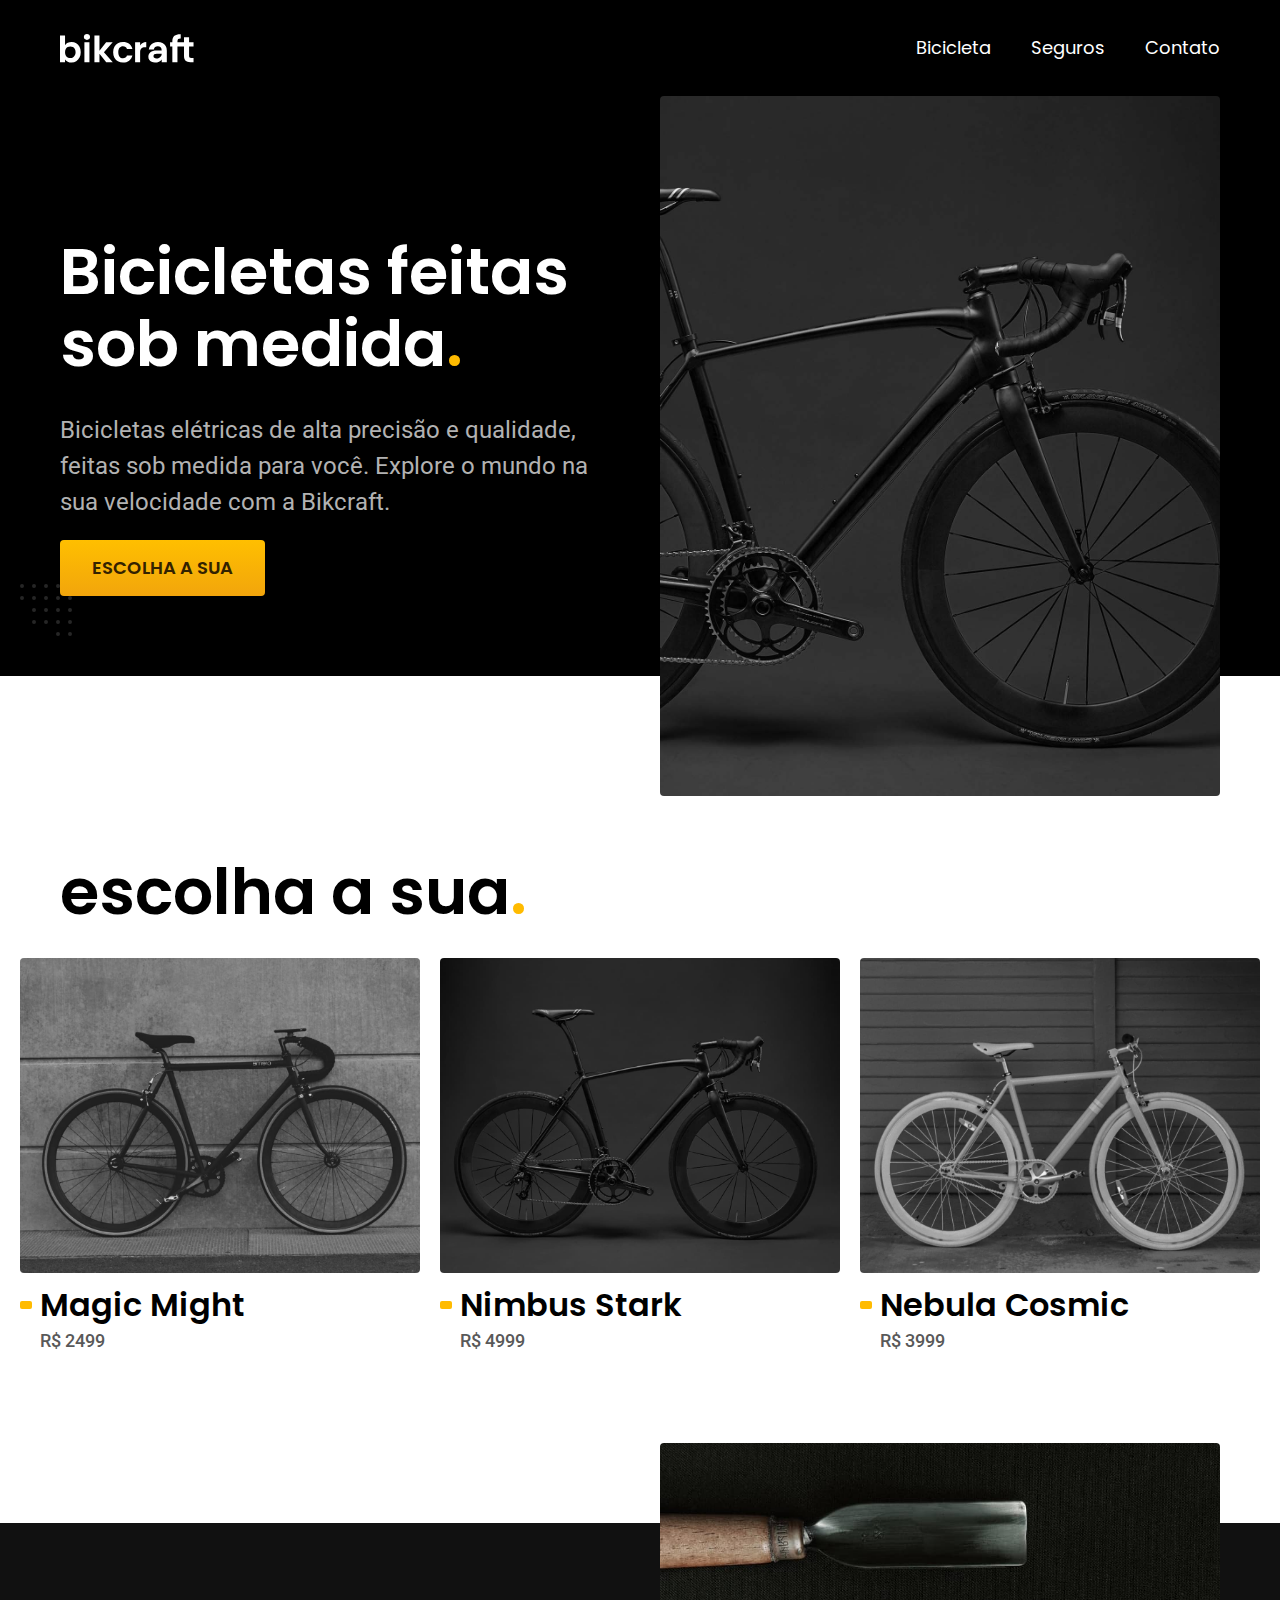
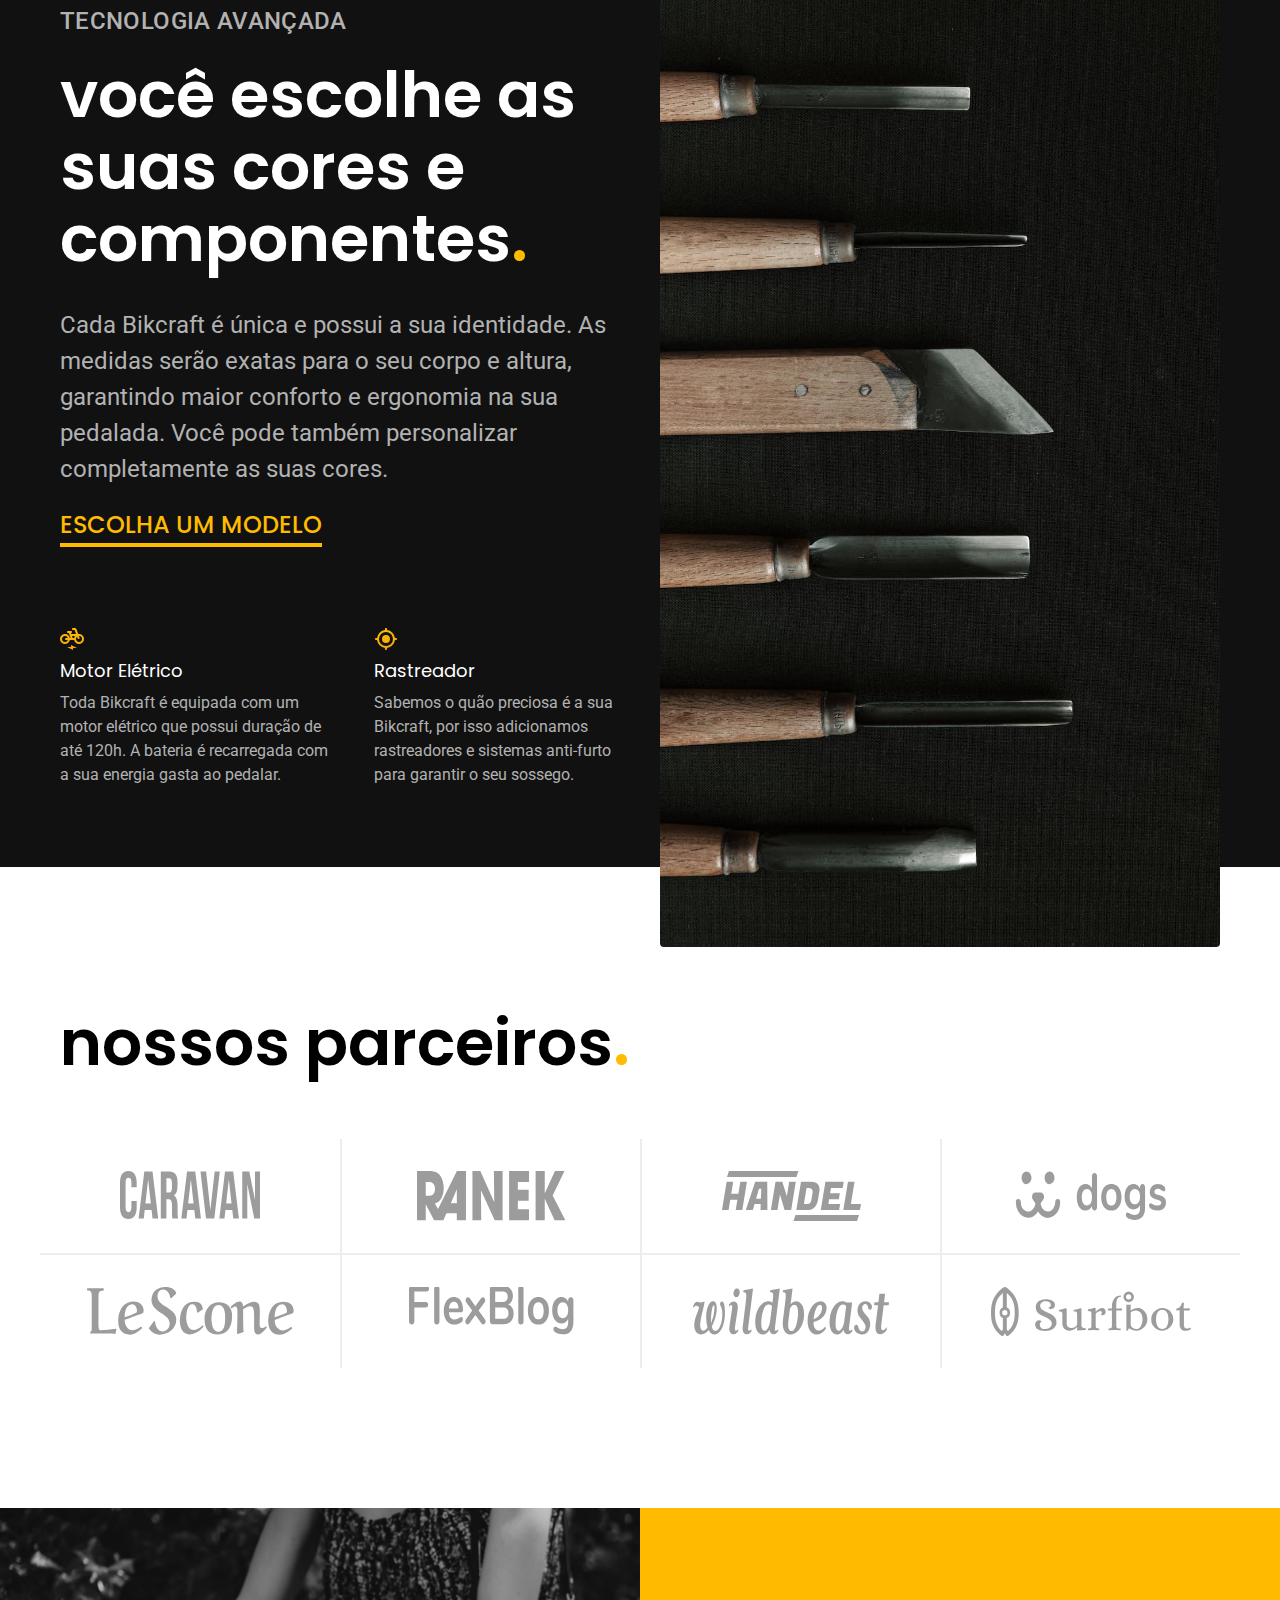
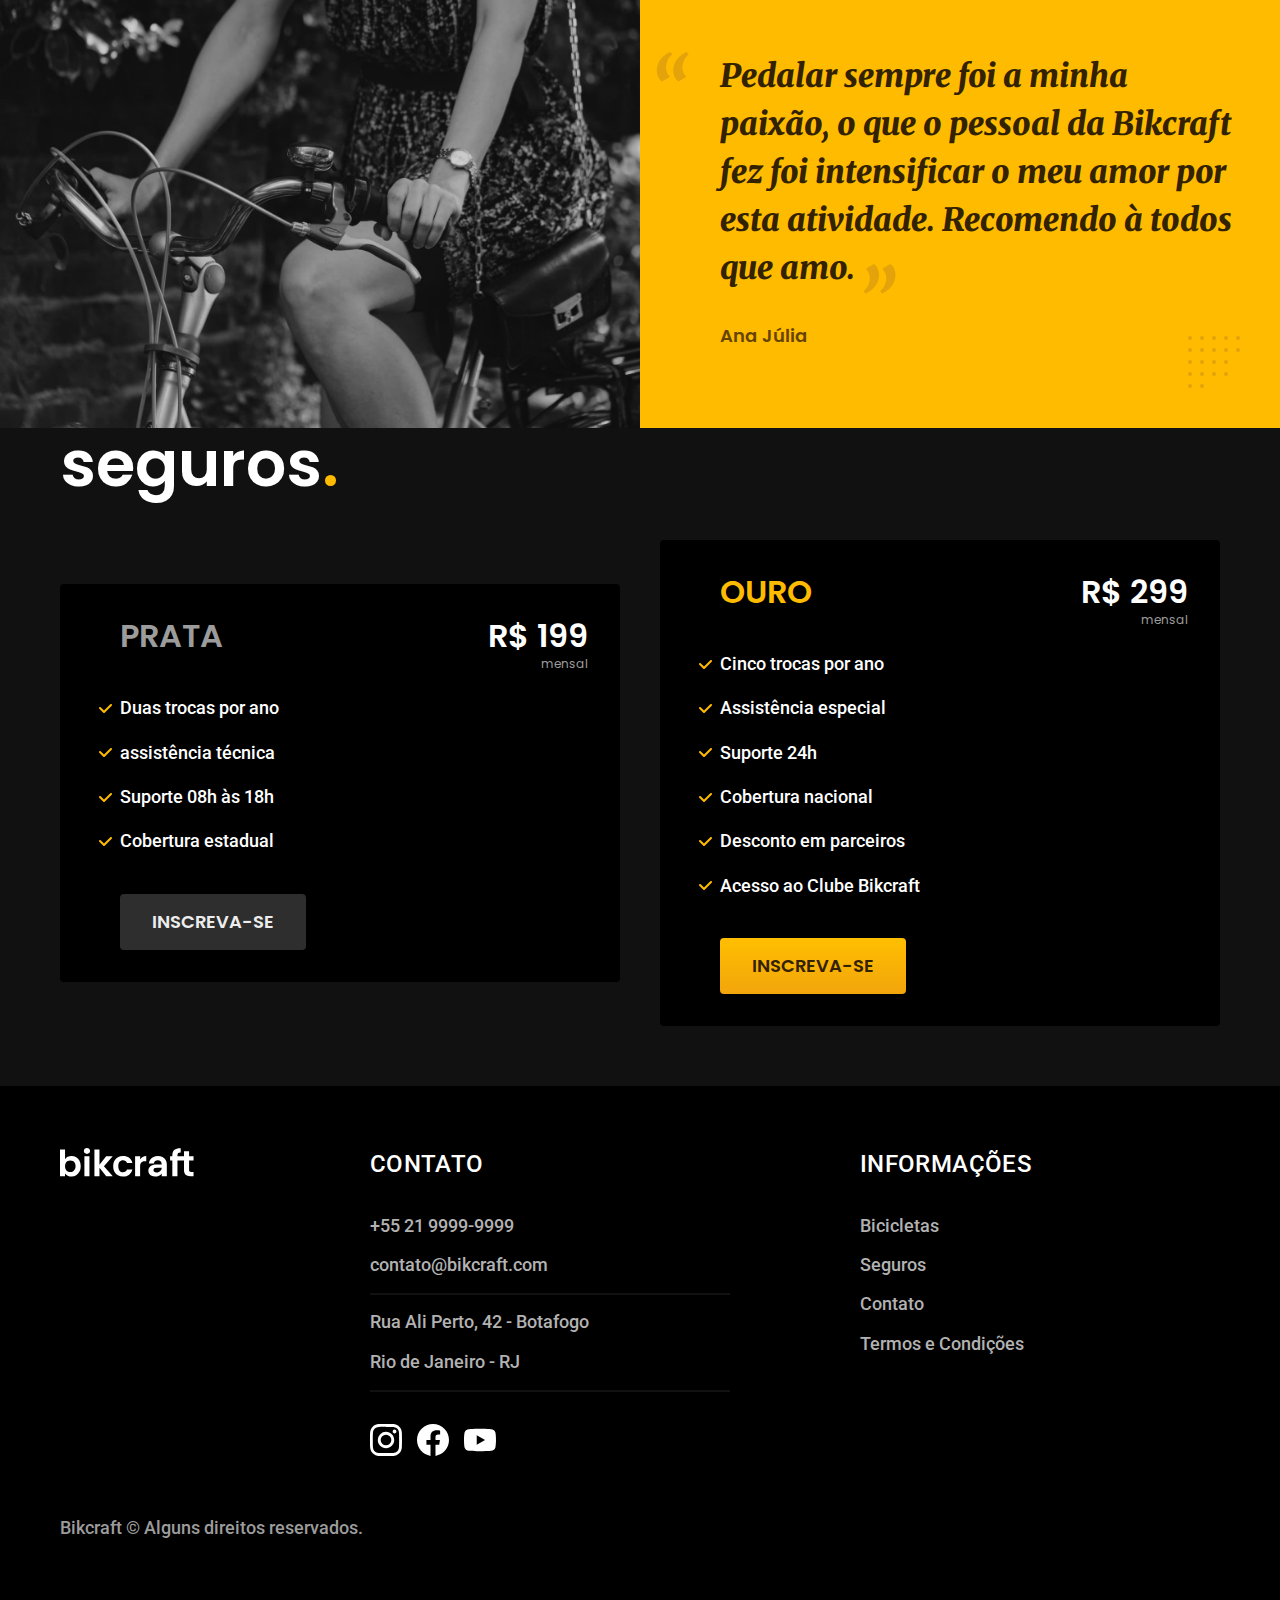
<file: index.html>
<!DOCTYPE html>
<html lang="pt-br">

<head>
  <meta charset="UTF-8">
  <meta http-equiv="X-UA-Compatible" content="IE=edge">
  <meta name="viewport" content="width=device-width, initial-scale=1.0">

  <link rel="icon" href="./img/icones/favicon.svg" type="image/svg+xml">
  <link rel="preload" href="./css/style.min.css" as="style">
  <link rel="stylesheet" href="./css/style.min.css">
  <title>Bickraft | Bicicletas Elétricas</title>
  <meta name="description" content="Bicicletas elétricas de alta precisão e qualidade, feita sob medida para o cliente. Explore o mundo na sua velocidade com a Bikcraft.">

  <link rel="preconnect" href="https://fonts.googleapis.com">
  <link rel="preconnect" href="https://fonts.gstatic.com" crossorigin>
  <link href="https://fonts.googleapis.com/css2?family=Merriweather:wght@900&family=Poppins:wght@400;600&family=Roboto:wght@400;500&display=swap" rel="stylesheet">
  <script>document.documentElement.classList.add('js');</script>
</head>

<body>
  <header class="header-bg">
    <div class="header container">
      <a href="./">
        <img src="./img/bikcraft.svg" width="136" height="32" alt="logo">
      </a>
      <nav aria-label="primaria">
        <ul class="header-menu font-1-m">
          <li><a href="./bicicletas.html" class="cor-0">Bicicleta</a></li>
          <li><a href="./seguro.html" class="cor-0">Seguros</a></li>
          <li><a href="./contato.html" class="cor-0">Contato</a></li>
        </ul>
      </nav>
    </div>
  </header>
  <main class="introducao-bg">
    <div class="introducao-container container">
      <div class="introducao-conteudo">
        <h1 class="font-1-xxl cor-0 fadeInDown" data-anime="200">Bicicletas feitas sob medida<span class="cor-p1">.</span></h1>
        <p class="font-2-l cor-5 fadeInDown" data-anime="400">Bicicletas elétricas de alta precisão e qualidade, feitas sob medida para você. Explore o mundo na sua velocidade com a Bikcraft.</p>
        <a class="botao fadeInDown" href="./bicicletas.html" data-anime="600">escolha a sua</a>
      </div>
      <picture class="introducao-img fadeInDown" data-anime="800">
        <source media="(max-width: 800px)" srcset="./img/bicicletas/nimbus.jpg" width="1120" height="680">
        <img src="./img/fotos/introducao.jpg" width="1280" height="1600" alt="">
      </picture>
    </div>
  </main>
  <article class="bicicletas">
    <h2 class="container font-1-xxl cor-12">escolha a sua<span class="cor-p1">.</span></h2>
    <ul class=" bicicleta-lista container2">
      <li>
        <a href="./bicicletas/magic.html">
          <img src="./img/bicicleta/nimbus2.jpg" width="1120" height="880" alt="Bicicleta Preta">
          <h3 class="font-1-xl cor-12">Magic Might</h3>
          <span class="font-2-m cor-8">R$ 2499</span>
        </a>
      </li>
      <li>
        <a href="./bicicletas/nimbus.html">
          <img src="./img/bicicleta/nimbus1.jpg" width="1120" height="880" alt="Bicicleta Preta">
          <h3 class="font-1-xl cor-12">Nimbus Stark</h3>
          <span class="font-2-m cor-8">R$ 4999</span>
        </a>
      </li>
      <li>
        <a href="./bicicletas/nebula.html">
          <img src="./img/bicicleta/nimbus3.jpg" width="1120" height="880" alt="Bicicleta Preta">
          <h3 class="font-1-xl cor-12">Nebula Cosmic</h3>
          <span class="font-2-m cor-8">R$ 3999</span>
        </a>
      </li>
    </ul>
  </article>
  <article class=" tecnologia-bg">
    <div class="tecnologia-container container">
      <div class="tecnologia-conteudo">
        <span class="font-2-l-b cor-5 span1">TECNOLOGIA AVANÇADA</span>
        <h2 class="font-1-xxl cor-0">você escolhe as suas cores e componentes<span class="cor-p1">.</span></h2>
        <p class="font-2-l cor-5">Cada Bikcraft é única e possui a sua identidade. As medidas serão exatas para o seu corpo e altura, garantindo maior conforto e ergonomia na sua pedalada. Você pode também personalizar completamente as suas cores.</p>
        <a href="./bicicletas.html" class="link">escolha um modelo</a>
        <div class="tecnologia-subconteudo">
          <div>
            <img src="./img/icones/eletrica.svg" alt="Motor eletrico" width="24" height="24">
            <h3 class="font-1-m cor-0">Motor Elétrico</h3>
            <p class="font-2-s cor-5">Toda Bikcraft é equipada com um motor elétrico que possui duração de até 120h. A bateria é recarregada com a sua energia gasta ao pedalar.</p>
          </div>
          <div>
            <img src="./img/icones/rastreador.svg" alt="rastreador" width="24" height="24">
            <h3 class="font-1-m cor-0">Rastreador</h3>
            <p class="font-2-s cor-5">Sabemos o quão preciosa é a sua Bikcraft, por isso adicionamos rastreadores e sistemas anti-furto para garantir o seu sossego.</p>
          </div>
        </div>
      </div>
      <picture class="tecnologia-img">
        <img src="./img/fotos/tecnologia.jpg" alt="" width="1200" height="1920">
      </picture>
    </div>
  </article>
  <section class="parceiros" aria-label="Nossos parceiros">
    <div class="parceiro-container">
      <h2 class="container font-1-xxl">nossos parceiros<span class="cor-p1">.</span></h2>
      <ul class="container2">
        <li><img src="./img/parceiros/caravan.svg" alt="caravan" width="140" height="38"></li>
        <li><img src="./img/parceiros/ranek.svg" alt="ranek" width="149" height="36"></li>
        <li><img src="./img/parceiros/handel.svg" alt="handel" width="139" height="50"></li>
        <li><img src="./img/parceiros/dogs.svg" alt="dogs" width="152" height="39"></li>
        <li><img src="./img/parceiros/lescone.svg" alt="lescone" width="208" height="41"></li>
        <li><img src="./img/parceiros/flexblog.svg" alt="flexblog" width="165" height="38"></li>
        <li><img src="./img/parceiros/wildbeast.svg" alt="wildbeast" width="196" height="34"></li>
        <li><img src="./img/parceiros/surfbot.svg" alt="surfbot" width="200" height="49"></li>
      </ul>
    </div>
  </section>
  <section class="depoimento-bg" aria-label="Nossos depoimentos">
    <div class="depoimento-container">
      <div class="depoimento-img">
        <img src="./img/fotos/depoimento.jpg" width="1560" height="1360" alt="">
      </div>
      <div class="depoimento-conteudo">
        <blockquote class="font-3-xl-b cor-p5">
          <p>Pedalar sempre foi a minha paixão, o que o pessoal da Bikcraft fez foi intensificar o meu amor por esta atividade. Recomendo à todos que amo.</p>
        </blockquote>
        <span class="font-1-m-b cor-p4">Ana Júlia</span>
      </div>
    </div>
  </section>
  <article class="seguros-bg">
    <div class="seguros-container container">
      <h2 class="font-1-xxl cor-0">seguros<span class="cor-p1">.</span></h2>
      <div class="seguros-prata">
        <div class="seguros-conteudo">
          <h3 class="font-1-xl cor-6">PRATA</h3>
          <span class="font-1-xl cor-0">R$ 199<span class="font-1-xs cor-6">mensal</span></span>
          <ul class="font-2-m cor-0">
            <li>Duas trocas por ano</li>
            <li>assistência técnica</li>
            <li>Suporte 08h às 18h</li>
            <li>Cobertura estadual</li>
          </ul>
          <a class="botao secundario" href="./orcamento.html?tipo=seguro&produto=prata">inscreva-se</a>
        </div>
      </div>
      <div class="seguros-ouro">
        <div class="seguros-conteudo">
          <h3 class="font-1-xl cor-p1">OURO</h3>
          <span class="font-1-xl cor-0">R$ 299<span class="font-1-xs cor-6">mensal</span></span>
          <ul class="font-2-m cor-0">
            <li>Cinco trocas por ano</li>
            <li>Assistência especial</li>
            <li>Suporte 24h</li>
            <li>Cobertura nacional</li>
            <li>Desconto em parceiros</li>
            <li>Acesso ao Clube Bikcraft</li>
          </ul>
          <a class="botao" href="./orcamento.html?tipo=seguro&produto=ouro">inscreva-se</a>
        </div>
      </div>
    </div>
  </article>
  <footer class="footer-bg">
    <div class="footer-container container">
      <div class="footer-logo">
        <img src="./img/bikcraft.svg" width="136" height="32" alt="Logo">
      </div>
      <div class="footer-contato">
        <h3 class="font-2-l-b cor-0">CONTATO</h3>
        <ul class="font-2-m cor-5">
          <li><a href="./">+55 21 9999-9999</a></li>
          <li><a href="./">contato@bikcraft.com</a></li>
          <li><a href="./">Rua Ali Perto, 42 - Botafogo</a></li>
          <li><a href="./">Rio de Janeiro - RJ</a></li>
        </ul>
        <div class="footer-redes">
          <a href="./">
            <img src="./img/redes/instagram.svg" width="32" height="32" alt="Instagram">
            <img src="./img/redes/facebook.svg" width="32" height="32" alt="Facebook">
            <img src="./img/redes/youtube.svg" width="32" height="32" alt="Youtube">
          </a>
        </div>
      </div>
      <div class="footer-informacoes">
        <h3 class="font-2-l-b cor-0">INFORMAÇÕES</h3>
        <nav>
          <ul class="font-2-m">
            <li><a href="./bicicletas.html">Bicicletas</a></li>
            <li><a href="./seguro.html">Seguros</a></li>
            <li><a href="./contato.html">Contato</a></li>
            <li><a href="./termos.html">Termos e Condições</a></li>
          </ul>
        </nav>
      </div>
      <p class="footer-copy font-2-m cor-6">Bikcraft © Alguns direitos reservados.</p>
    </div>
  </footer>
  <script src="./js/plugins/simple-anime.js"></script>
  <script src="./js/script.js"></script>
</body>

</html>
</file>
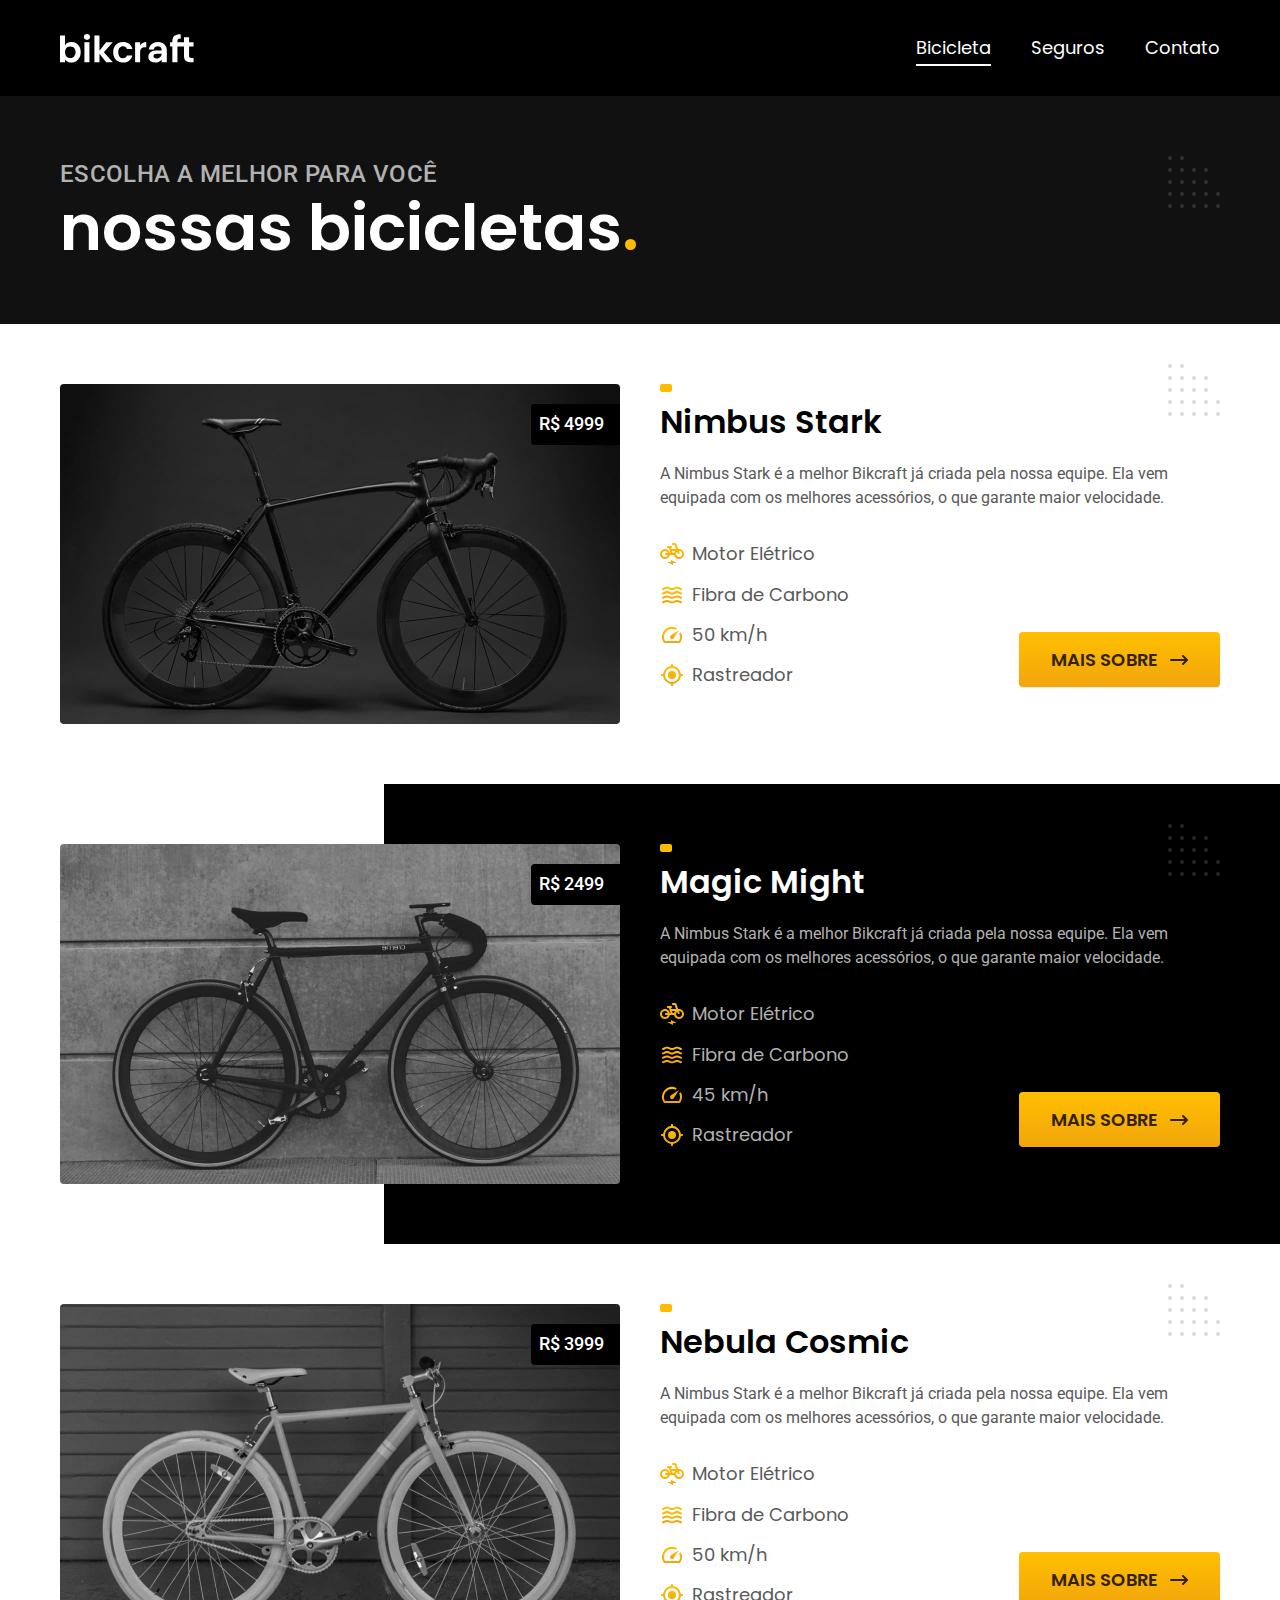
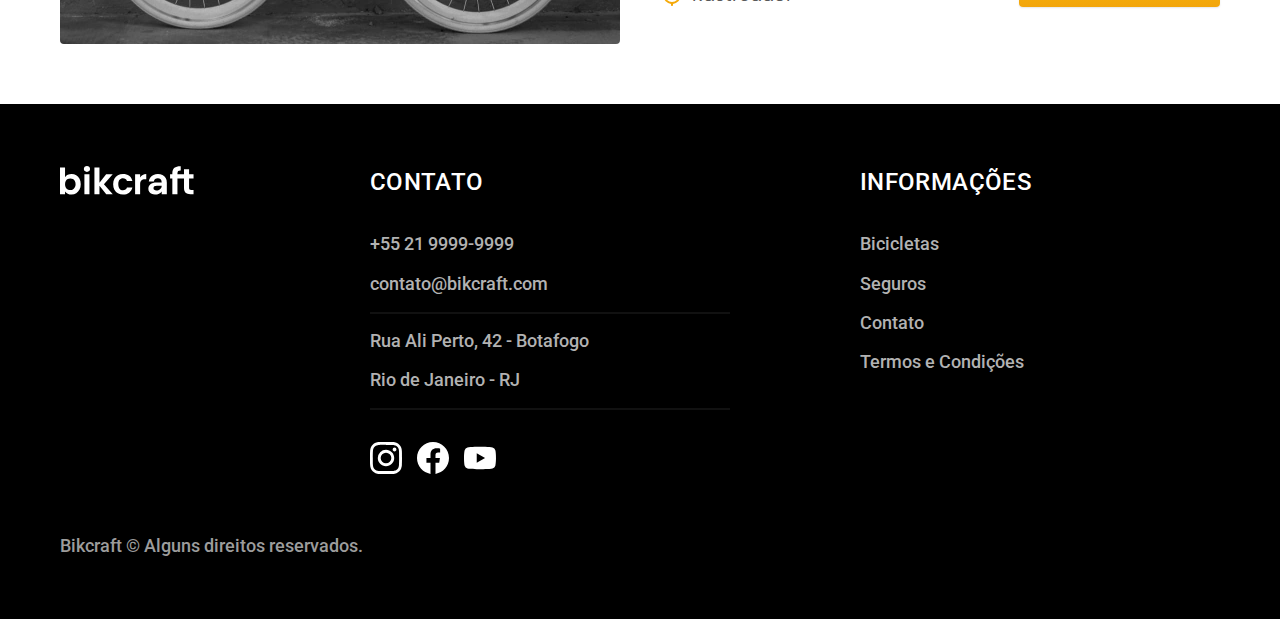
<file: bicicletas.html>
<!DOCTYPE html>
<html lang="pt-br">

<head>
  <meta charset="UTF-8">
  <meta http-equiv="X-UA-Compatible" content="IE=edge">
  <meta name="viewport" content="width=device-width, initial-scale=1.0">

  <link rel="icon" href="./img/icones/favicon.svg" type="image/svg+xml">
  <link rel="preload" href="./css/style.min.css" as="style">
  <link rel="stylesheet" href="./css/style.min.css">
  <title>Bicicletas | Bickraft</title>
  <meta name="description" content="Bicicletas | Bikcraft.">

  <link rel="preconnect" href="https://fonts.googleapis.com">
  <link rel="preconnect" href="https://fonts.gstatic.com" crossorigin>
  <link href="https://fonts.googleapis.com/css2?family=Merriweather:wght@900&family=Poppins:wght@400;600&family=Roboto:wght@400;500&display=swap" rel="stylesheet">

  <script>document.documentElement.classList.add('js');</script>
</head>

<body>
  <header class="header-bg">
    <div class="header container">
      <a href="./">
        <img src="./img/bikcraft.svg" alt="logo">
      </a>
      <nav aria-label="primaria">
        <ul class="header-menu font-1-m">
          <li><a href="./bicicletas.html" class="cor-0">Bicicleta</a></li>
          <li><a href="./seguro.html" class="cor-0">Seguros</a></li>
          <li><a href="./contato.html" class="cor-0">Contato</a></li>
        </ul>
      </nav>
    </div>
  </header>
  <main id="bicicletas">
    <div class="titulo-bg">
      <div class="titulo-container container">
        <p class="font-2-l-b cor-5">ESCOLHA A MELHOR PARA VOCÊ</p>
        <h1 class="font-1-xxl cor-0">nossas bicicletas<span class="cor-p1">.</span></h1>
      </div>
    </div>
    <div class="bicicletas-container container">
      <div class="bicicletas-imagem">
        <img src="./img/bicicletas/nimbus.jpg" alt="">
        <span class="font-2-m cor-0">r$ 4999</span>
      </div>
      <div class="bicicletas-conteudo">
        <h2 class="font-1-xl">Nimbus Stark</h2>
        <p class="font-2-s cor-8">A Nimbus Stark é a melhor Bikcraft já criada pela nossa equipe. Ela vem equipada com os melhores acessórios, o que garante maior velocidade.</p>
        <div class="bicicletas-lista">
          <ul class="font-1-m cor-8">
            <li><img src="./img/icones/eletrica.svg" alt="">Motor Elétrico</li>
            <li><img src="./img/icones/carbono.svg" alt="">Fibra de Carbono</li>
            <li><img src="./img/icones/velocidade.svg" alt="">50 km/h</li>
            <li><img src="./img/icones/rastreador.svg" alt="">Rastreador</li>
          </ul>
          <div class="bicicletas-botao">
            <a class="botao seta" href="./bicicletas/nimbus.html">mais sobre</a>
          </div>
        </div>
      </div>
    </div>
    <div class="bicicletas-bg">
      <div class="bicicletas-container container">
        <div class="bicicletas-imagem">
          <img src="./img/bicicletas/magic.jpg" alt="">
          <span class="font-2-m cor-0">r$ 2499</span>
        </div>
        <div class="bicicletas-conteudo">
          <h2 class="font-1-xl cor-0">Magic Might</h2>
          <p class="font-2-s cor-5">A Nimbus Stark é a melhor Bikcraft já criada pela nossa equipe. Ela vem equipada com os melhores acessórios, o que garante maior velocidade.</p>
          <div class="bicicletas-lista">
            <ul class="font-1-m cor-5">
              <li><img src="./img/icones/eletrica.svg" alt="">Motor Elétrico</li>
              <li><img src="./img/icones/carbono.svg" alt="">Fibra de Carbono</li>
              <li><img src="./img/icones/velocidade.svg" alt="">45 km/h</li>
              <li><img src="./img/icones/rastreador.svg" alt="">Rastreador</li>
            </ul>
            <div class="bicicletas-botao">
              <a class="botao seta" href="./bicicletas/magic.html">mais sobre</a>
            </div>
          </div>
        </div>
      </div>
    </div>
    <div class="bicicletas-container container">
      <div class="bicicletas-imagem">
        <img src="./img/bicicletas/nebula.jpg" alt="">
        <span class="font-2-m cor-0">r$ 3999</span>
      </div>
      <div class="bicicletas-conteudo">
        <h2 class="font-1-xl">Nebula Cosmic</h2>
        <p class="font-2-s cor-8">A Nimbus Stark é a melhor Bikcraft já criada pela nossa equipe. Ela vem equipada com os melhores acessórios, o que garante maior velocidade.</p>
        <div class="bicicletas-lista">
          <ul class="font-1-m cor-8">
            <li><img src="./img/icones/eletrica.svg" alt="">Motor Elétrico</li>
            <li><img src="./img/icones/carbono.svg" alt="">Fibra de Carbono</li>
            <li><img src="./img/icones/velocidade.svg" alt="">50 km/h</li>
            <li><img src="./img/icones/rastreador.svg" alt="">Rastreador</li>
          </ul>
          <div class="bicicletas-botao">
            <a class="botao seta" href="./bicicletas/nebula.html">mais sobre</a>
          </div>
        </div>
      </div>
    </div>
  </main>
  <footer class="footer-bg">
    <div class="footer-container container">
      <div class="footer-logo">
        <img src="./img/bikcraft.svg" alt="Logo">
      </div>
      <div class="footer-contato">
        <h3 class="font-2-l-b cor-0">CONTATO</h3>
        <ul class="font-2-m cor-5">
          <li><a href="./">+55 21 9999-9999</a></li>
          <li><a href="./">contato@bikcraft.com</a></li>
          <li><a href="./">Rua Ali Perto, 42 - Botafogo</a></li>
          <li><a href="./">Rio de Janeiro - RJ</a></li>
        </ul>
        <div class="footer-redes">
          <a href="./">
            <img src="./img/redes/instagram.svg" width="32" height="32" alt="Instagram">
            <img src="./img/redes/facebook.svg" width="32" height="32" alt="Facebook">
            <img src="./img/redes/youtube.svg" width="32" height="32" alt="Youtube">
          </a>
        </div>
      </div>
      <div class="footer-informacoes">
        <h3 class="font-2-l-b cor-0">INFORMAÇÕES</h3>
        <nav>
          <ul class="font-2-m">
            <li><a href="./bicicletas.html">Bicicletas</a></li>
            <li><a href="./seguro.html">Seguros</a></li>
            <li><a href="./contato.html">Contato</a></li>
            <li><a href="./termos.html">Termos e Condições</a></li>
          </ul>
        </nav>
      </div>
      <p class="footer-copy font-2-m cor-6">Bikcraft © Alguns direitos reservados.</p>
    </div>
  </footer>
  <script src="./js/script.js"></script>
</body>
</file>
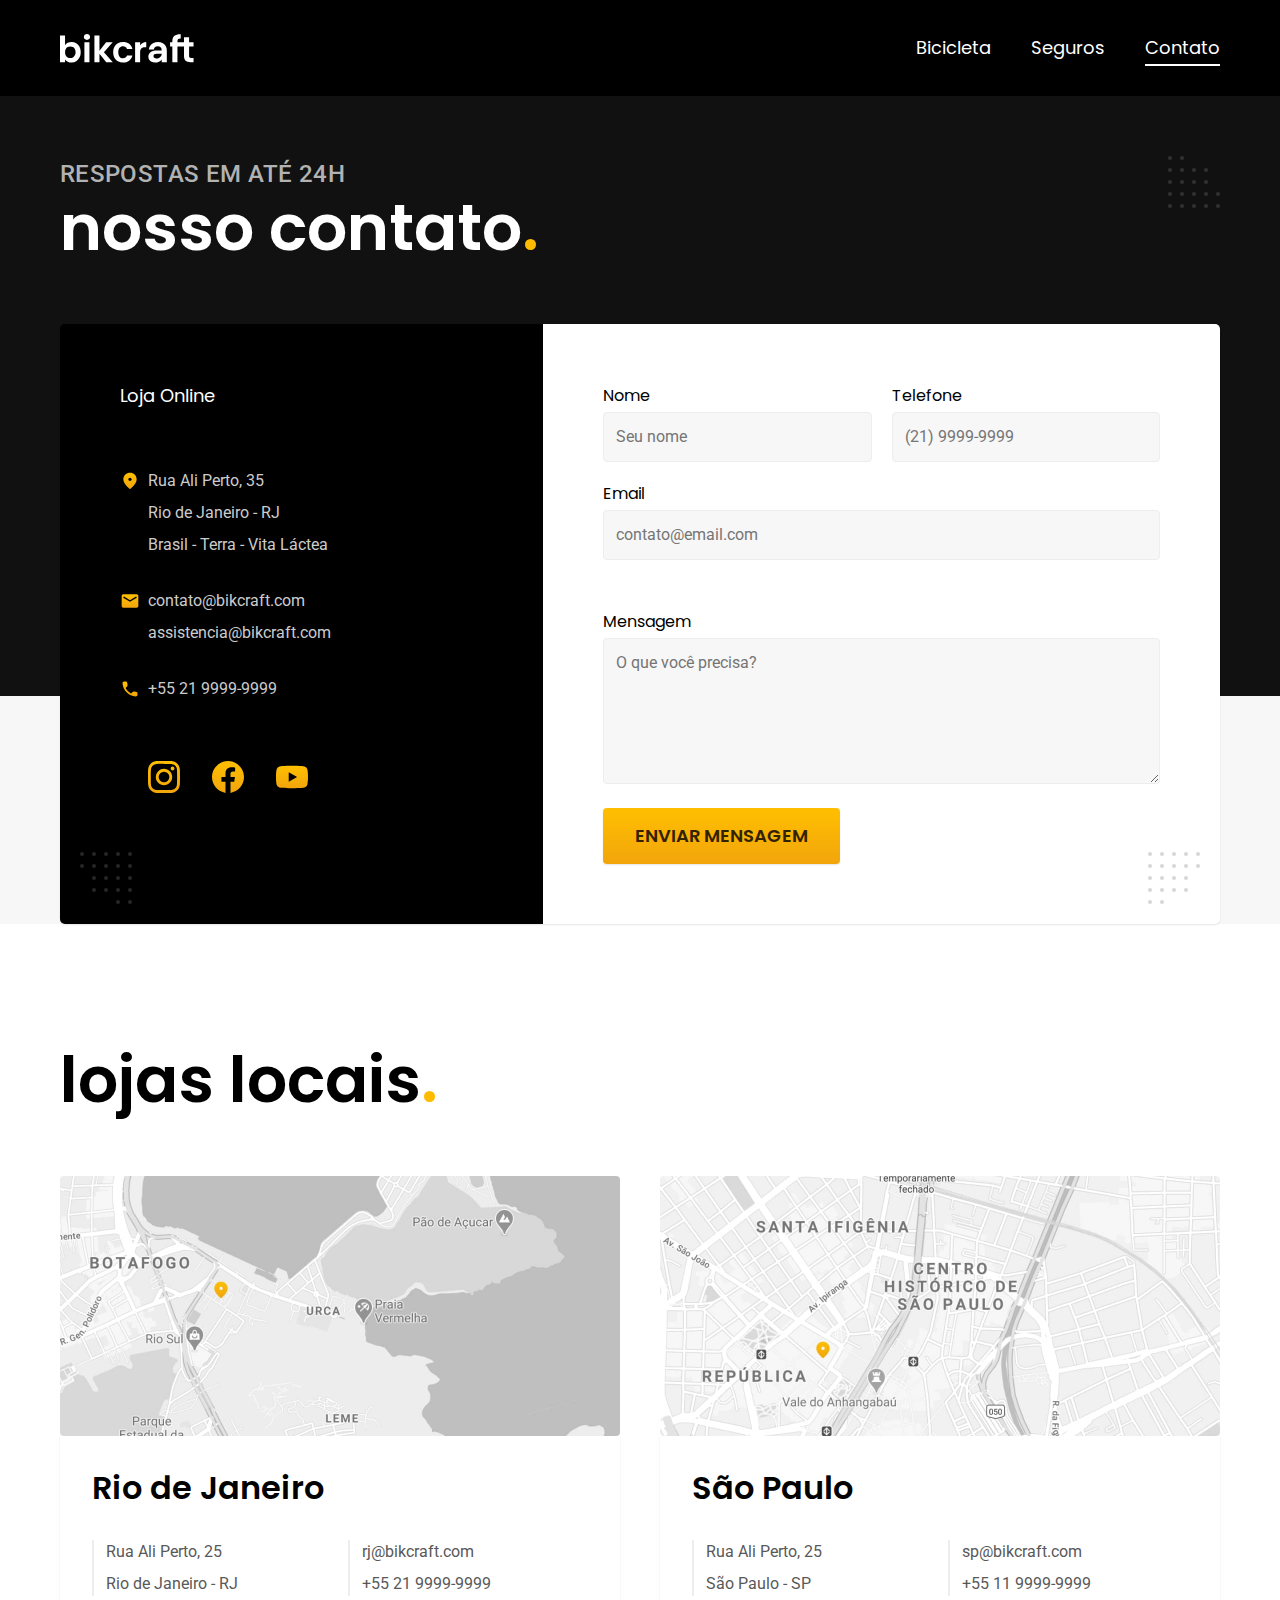
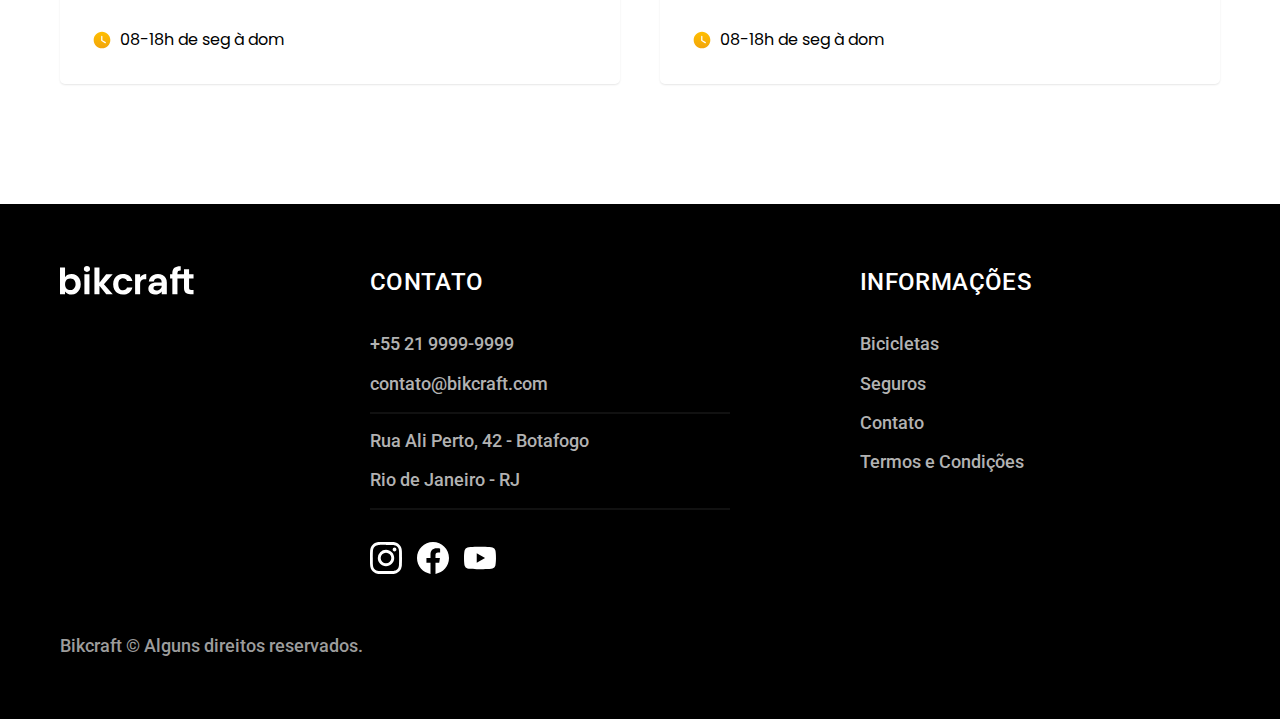
<file: contato.html>
<!DOCTYPE html>
<html lang="pt-br">

<head>
  <meta charset="UTF-8">
  <meta http-equiv="X-UA-Compatible" content="IE=edge">
  <meta name="viewport" content="width=device-width, initial-scale=1.0">

  <link rel="icon" href="./img/icones/favicon.svg" type="image/svg+xml">
  <link rel="preload" href="./css/style.min.css" as="style">
  <link rel="stylesheet" href="./css/style.min.css">
  <title>Contato | Bickraft</title>
  <meta name="description" content="Contato | Bikcraft.">

  <link rel="preconnect" href="https://fonts.googleapis.com">
  <link rel="preconnect" href="https://fonts.gstatic.com" crossorigin>
  <link href="https://fonts.googleapis.com/css2?family=Merriweather:wght@900&family=Poppins:wght@400;600&family=Roboto:wght@400;500&display=swap" rel="stylesheet">

  <script>document.documentElement.classList.add('js');</script>
</head>

<body>
  <header class="header-bg">
    <div class="header container">
      <a href="./">
        <img src="./img/bikcraft.svg" alt="logo">
      </a>
      <nav aria-label="primaria">
        <ul class="header-menu font-1-m">
          <li><a href="./bicicletas.html" class="cor-0">Bicicleta</a></li>
          <li><a href="./seguro.html" class="cor-0">Seguros</a></li>
          <li><a href="./contato.html" class="cor-0">Contato</a></li>
        </ul>
      </nav>
    </div>
  </header>
  <main id="contato">
    <div class="titulo-bg">
      <div class="titulo-container container">
        <p class="font-2-l-b cor-5">RESPOSTAS EM ATÉ 24H</p>
        <h1 class="font-1-xxl cor-0">nosso contato<span class="cor-p1">.</span></h1>
      </div>
    </div>
    <div class="contato-container container">
      <section class="contato-conteudo" aria-label="contato-endereço">
        <h2 class="font-1-m cor-0">Loja Online</h2>
        <div class="contato-endereco font-2-s cor-4">
          <p>Rua Ali Perto, 35</p>
          <p>Rio de Janeiro - RJ</p>
          <p>Brasil - Terra - Vita Láctea</p>
        </div>
        <address class="contato-meios font-2-s cor-4">
          <a href="mailito:contato@bikcraft.com">contato@bikcraft.com</a>
          <a href="mailto:assistencia@bikcraft.com">assistencia@bikcraft.com</a>
          <a href="tel:+552199999999">+55 21 9999-9999</a>
        </address>
        <div class="contato-redes">
          <a href="./">
            <img src="./img/redes/instagram-p.svg" alt="Indtagram">
          </a>
          <a href="./">
            <img src="./img/redes/facebook-p.svg" alt="Facebook">
          </a>
          <a href="./">
            <img src="./img/redes/youtube-p.svg" alt="Youtube">
          </a>
        </div>
      </section>
      <section class="contato-formulario" aria-label="Formulário">
        <form class="form" action="./enviar.php" method="post">
          <div>
            <label for="nome">Nome</label>
            <input type="text" id="nome" name="nome" placeholder="Seu nome">
          </div>
          <div>
            <label for="telefone">Telefone</label>
            <input type="text" id="telefone" name="telefone" placeholder="(21) 9999-9999">
          </div>
          <div class="col-2">
            <label for="email">Email</label>
            <input type="email" id="email" name="email" placeholder="contato@email.com" required>
          </div>
          <div class="col-2">
            <label class="label-msg" for="mensagem">Mensagem</label>
            <textarea rows="5" name="mensagem" id="mensagem" placeholder="O que você precisa?"></textarea>
          </div>
          <button class="botao col-2">Enviar Mensagem</button>
        </form>
      </section>
    </div>
  </main>
  <article class="locais container">
    <h2 class="font-1-xxl">lojas locais<span class="cor-p1">.</span></h2>
    <div class="locais-container ">
      <img src="./img/lojas/rj.jpg" alt="Map Rio de Janeiro">
      <div class="locais-conteudo">
        <h3 class="font-1-xl">Rio de Janeiro</h3>
        <div class="locais-endereco font-2-s cor-8">
          <p>Rua Ali Perto, 25</p>
          <p>Rio de Janeiro - RJ</p>
        </div>
        <address class="locais-meios font-2-s cor-8">
          <a href="tomail:rj@bikcraft.com">rj@bikcraft.com</a>
          <a href="+55219999-9999">+55 21 9999-9999</a>
        </address>
        <p class="locais-horario font-1-s">
          <img src="./img/icones/horario.svg" alt="">
          08-18h de seg à dom
        </p>
      </div>
    </div>
    <div class="locais-container ">
      <img src="./img/lojas/sp.jpg" alt="Map Rio de Janeiro">
      <div class="locais-conteudo">
        <h3 class="font-1-xl">São Paulo</h3>
        <div class="locais-endereco font-2-s cor-8">
          <p>Rua Ali Perto, 25</p>
          <p>São Paulo - SP</p>
        </div>
        <address class="locais-meios font-2-s cor-8">
          <a href="tomail:rj@bikcraft.com">sp@bikcraft.com</a>
          <a href="+55219999-9999">+55 11 9999-9999</a>
        </address>
        <p class="locais-horario font-1-s">
          <img src="./img/icones/horario.svg" alt="">
          08-18h de seg à dom
        </p>
      </div>
    </div>
  </article>
  <footer class="footer-bg">
    <div class="footer-container container">
      <div class="footer-logo">
        <img src="./img/bikcraft.svg" alt="Logo">
      </div>
      <div class="footer-contato">
        <h3 class="font-2-l-b cor-0">CONTATO</h3>
        <ul class="font-2-m cor-5">
          <li><a href="./">+55 21 9999-9999</a></li>
          <li><a href="./">contato@bikcraft.com</a></li>
          <li><a href="./">Rua Ali Perto, 42 - Botafogo</a></li>
          <li><a href="./">Rio de Janeiro - RJ</a></li>
        </ul>
        <div class="footer-redes">
          <a href="./">
            <img src="./img/redes/instagram.svg" width="32" height="32" alt="Instagram">
            <img src="./img/redes/facebook.svg" width="32" height="32" alt="Facebook">
            <img src="./img/redes/youtube.svg" width="32" height="32" alt="Youtube">
          </a>
        </div>
      </div>
      <div class="footer-informacoes">
        <h3 class="font-2-l-b cor-0">INFORMAÇÕES</h3>
        <nav>
          <ul class="font-2-m">
            <li><a href="./bicicletas.html">Bicicletas</a></li>
            <li><a href="./seguro.html">Seguros</a></li>
            <li><a href="./contato.html">Contato</a></li>
            <li><a href="./termos.html">Termos e Condições</a></li>
          </ul>
        </nav>
      </div>
      <p class="footer-copy font-2-m cor-6">Bikcraft © Alguns direitos reservados.</p>
    </div>
  </footer>
  <script src="./js/script.js"></script>
  <script src="./js/formulario.js"></script>
</body>
</file>
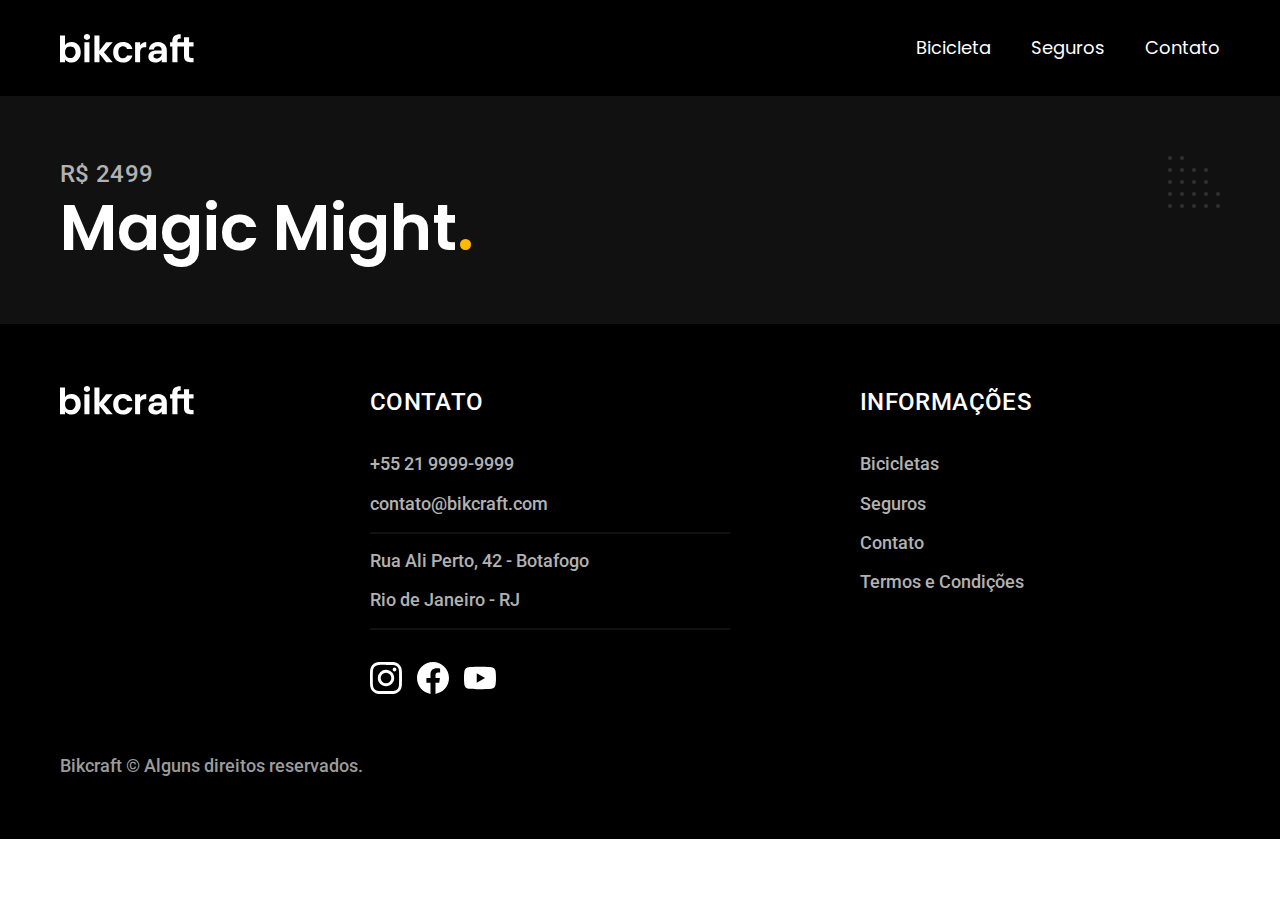
<file: magic.html>
<!DOCTYPE html>
<html lang="pt-br">

<head>
  <meta charset="UTF-8">
  <meta http-equiv="X-UA-Compatible" content="IE=edge">
  <meta name="viewport" content="width=device-width, initial-scale=1.0">
  <link rel="stylesheet" href="./css/style.css">
  <title>Magic | Bickraft</title>
  <meta name="description" content="Magic | Bickraft.">

  <link rel="preconnect" href="https://fonts.googleapis.com">
  <link rel="preconnect" href="https://fonts.gstatic.com" crossorigin>
  <link href="https://fonts.googleapis.com/css2?family=Merriweather:wght@900&family=Poppins:wght@400;600&family=Roboto:wght@400;500&display=swap" rel="stylesheet">

</head>

<body>
  <header class="header-bg">
    <div class="header container">
      <a href="./">
        <img src="./img/bikcraft.svg" alt="logo">
      </a>
      <nav aria-label="primaria">
        <ul class="header-menu font-1-m">
          <li><a href="./bicicletas.html" class="cor-0">Bicicleta</a></li>
          <li><a href="./seguro.html" class="cor-0">Seguros</a></li>
          <li><a href="./contato.html" class="cor-0">Contato</a></li>
        </ul>
      </nav>
    </div>
  </header>
  <main>
    <div class="titulo-bg">
      <div class="titulo-container container">
        <p class="font-2-l-b cor-5">R$ 2499</p>
        <h1 class="font-1-xxl cor-0">Magic Might<span class="cor-p1">.</span></h1>
      </div>
    </div>
    <div>

    </div>
  </main>
  <footer class="footer-bg">
    <div class="footer-container container">
      <div class="footer-logo">
        <img src="./img/bikcraft.svg" alt="Logo">
      </div>
      <div class="footer-contato">
        <h3 class="font-2-l-b cor-0">CONTATO</h3>
        <ul class="font-2-m cor-5">
          <li><a href="./">+55 21 9999-9999</a></li>
          <li><a href="./">contato@bikcraft.com</a></li>
          <li><a href="./">Rua Ali Perto, 42 - Botafogo</a></li>
          <li><a href="./">Rio de Janeiro - RJ</a></li>
        </ul>
        <div class="footer-redes">
          <a href="./">
            <img src="./img/redes/instagram.svg" width="32" height="32" alt="Instagram">
            <img src="./img/redes/facebook.svg" width="32" height="32" alt="Facebook">
            <img src="./img/redes/youtube.svg" width="32" height="32" alt="Youtube">
          </a>
        </div>
      </div>
      <div class="footer-informacoes">
        <h3 class="font-2-l-b cor-0">INFORMAÇÕES</h3>
        <nav>
          <ul class="font-2-m">
            <li><a href="./bicicletas.html">Bicicletas</a></li>
            <li><a href="./seguro.html">Seguros</a></li>
            <li><a href="./contato.html">Contato</a></li>
            <li><a href="./termos.html">Termos e Condições</a></li>
          </ul>
        </nav>
      </div>
      <p class="footer-copy font-2-m cor-6">Bikcraft © Alguns direitos reservados.</p>
    </div>
  </footer>
</body>
</file>
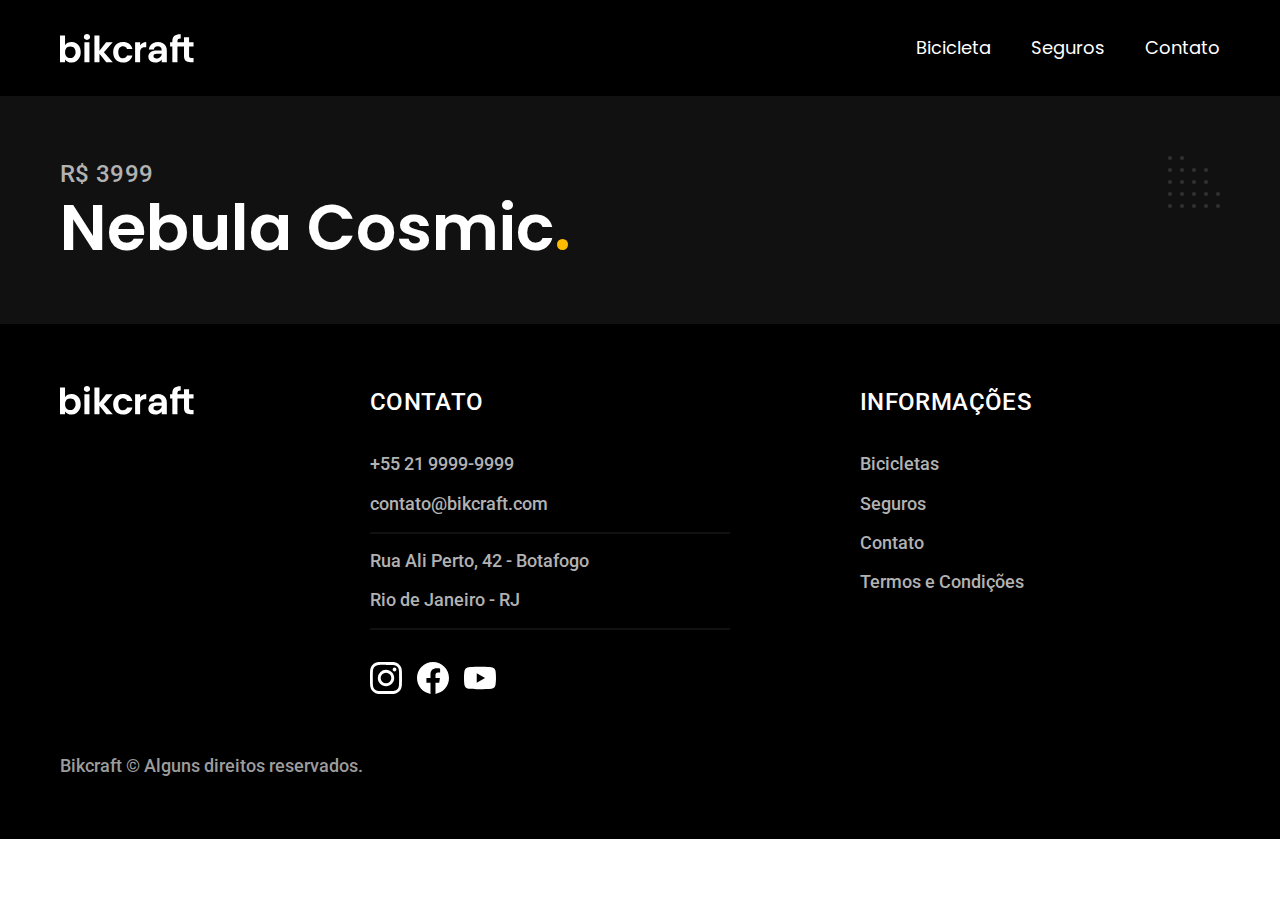
<file: nebula.html>
<!DOCTYPE html>
<html lang="pt-br">

<head>
  <meta charset="UTF-8">
  <meta http-equiv="X-UA-Compatible" content="IE=edge">
  <meta name="viewport" content="width=device-width, initial-scale=1.0">
  <link rel="stylesheet" href="./css/style.css">
  <title>Nebula | Bickraft</title>
  <meta name="description" content="Nebula | Bickraft.">

  <link rel="preconnect" href="https://fonts.googleapis.com">
  <link rel="preconnect" href="https://fonts.gstatic.com" crossorigin>
  <link href="https://fonts.googleapis.com/css2?family=Merriweather:wght@900&family=Poppins:wght@400;600&family=Roboto:wght@400;500&display=swap" rel="stylesheet">

</head>

<body>
  <header class="header-bg">
    <div class="header container">
      <a href="./">
        <img src="./img/bikcraft.svg" alt="logo">
      </a>
      <nav aria-label="primaria">
        <ul class="header-menu font-1-m">
          <li><a href="./bicicletas.html" class="cor-0">Bicicleta</a></li>
          <li><a href="./seguro.html" class="cor-0">Seguros</a></li>
          <li><a href="./contato.html" class="cor-0">Contato</a></li>
        </ul>
      </nav>
    </div>
  </header>
  <main>
    <div class="titulo-bg">
      <div class="titulo-container container">
        <p class="font-2-l-b cor-5">R$ 3999</p>
        <h1 class="font-1-xxl cor-0">Nebula Cosmic<span class="cor-p1">.</span></h1>
      </div>
    </div>
    <div>

    </div>
  </main>
  <footer class="footer-bg">
    <div class="footer-container container">
      <div class="footer-logo">
        <img src="./img/bikcraft.svg" alt="Logo">
      </div>
      <div class="footer-contato">
        <h3 class="font-2-l-b cor-0">CONTATO</h3>
        <ul class="font-2-m cor-5">
          <li><a href="./">+55 21 9999-9999</a></li>
          <li><a href="./">contato@bikcraft.com</a></li>
          <li><a href="./">Rua Ali Perto, 42 - Botafogo</a></li>
          <li><a href="./">Rio de Janeiro - RJ</a></li>
        </ul>
        <div class="footer-redes">
          <a href="./">
            <img src="./img/redes/instagram.svg" width="32" height="32" alt="Instagram">
            <img src="./img/redes/facebook.svg" width="32" height="32" alt="Facebook">
            <img src="./img/redes/youtube.svg" width="32" height="32" alt="Youtube">
          </a>
        </div>
      </div>
      <div class="footer-informacoes">
        <h3 class="font-2-l-b cor-0">INFORMAÇÕES</h3>
        <nav>
          <ul class="font-2-m">
            <li><a href="./bicicletas.html">Bicicletas</a></li>
            <li><a href="./seguro.html">Seguros</a></li>
            <li><a href="./contato.html">Contato</a></li>
            <li><a href="./termos.html">Termos e Condições</a></li>
          </ul>
        </nav>
      </div>
      <p class="footer-copy font-2-m cor-6">Bikcraft © Alguns direitos reservados.</p>
    </div>
  </footer>
</body>
</file>
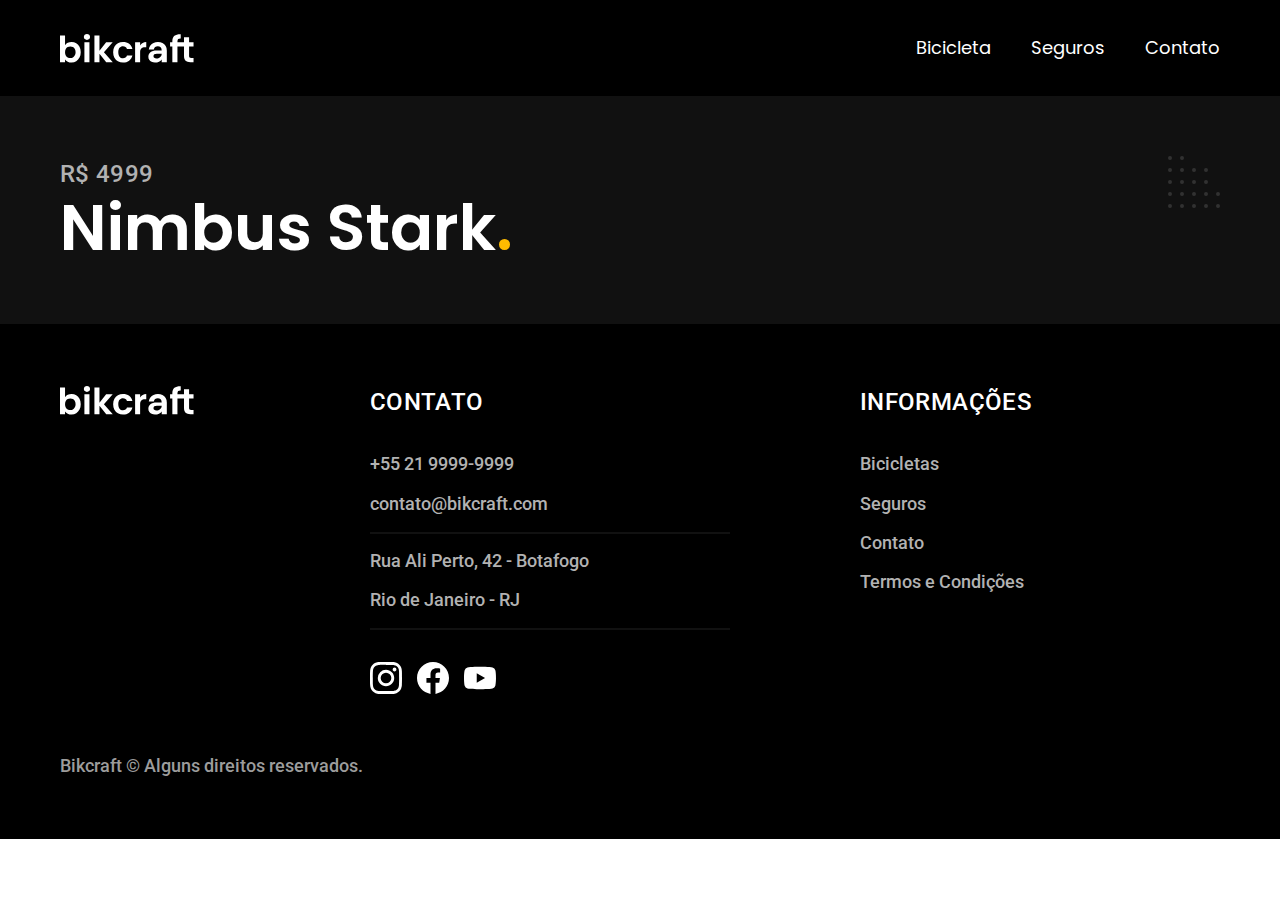
<file: nimbus.html>
<!DOCTYPE html>
<html lang="pt-br">

<head>
  <meta charset="UTF-8">
  <meta http-equiv="X-UA-Compatible" content="IE=edge">
  <meta name="viewport" content="width=device-width, initial-scale=1.0">
  <link rel="stylesheet" href="./css/style.css">
  <title>Nimbus | Bickraft</title>
  <meta name="description" content="Nimbus | Bickraft.">

  <link rel="preconnect" href="https://fonts.googleapis.com">
  <link rel="preconnect" href="https://fonts.gstatic.com" crossorigin>
  <link href="https://fonts.googleapis.com/css2?family=Merriweather:wght@900&family=Poppins:wght@400;600&family=Roboto:wght@400;500&display=swap" rel="stylesheet">

</head>

<body>
  <header class="header-bg">
    <div class="header container">
      <a href="./">
        <img src="./img/bikcraft.svg" alt="logo">
      </a>
      <nav aria-label="primaria">
        <ul class="header-menu font-1-m">
          <li><a href="./bicicletas.html" class="cor-0">Bicicleta</a></li>
          <li><a href="./seguro.html" class="cor-0">Seguros</a></li>
          <li><a href="./contato.html" class="cor-0">Contato</a></li>
        </ul>
      </nav>
    </div>
  </header>
  <main>
    <div class="titulo-bg">
      <div class="titulo-container container">
        <p class="font-2-l-b cor-5">R$ 4999</p>
        <h1 class="font-1-xxl cor-0">Nimbus Stark<span class="cor-p1">.</span></h1>
      </div>
    </div>
    <div>

    </div>
  </main>
  <footer class="footer-bg">
    <div class="footer-container container">
      <div class="footer-logo">
        <img src="./img/bikcraft.svg" alt="Logo">
      </div>
      <div class="footer-contato">
        <h3 class="font-2-l-b cor-0">CONTATO</h3>
        <ul class="font-2-m cor-5">
          <li><a href="./">+55 21 9999-9999</a></li>
          <li><a href="./">contato@bikcraft.com</a></li>
          <li><a href="./">Rua Ali Perto, 42 - Botafogo</a></li>
          <li><a href="./">Rio de Janeiro - RJ</a></li>
        </ul>
        <div class="footer-redes">
          <a href="./">
            <img src="./img/redes/instagram.svg" width="32" height="32" alt="Instagram">
            <img src="./img/redes/facebook.svg" width="32" height="32" alt="Facebook">
            <img src="./img/redes/youtube.svg" width="32" height="32" alt="Youtube">
          </a>
        </div>
      </div>
      <div class="footer-informacoes">
        <h3 class="font-2-l-b cor-0">INFORMAÇÕES</h3>
        <nav>
          <ul class="font-2-m">
            <li><a href="./bicicletas.html">Bicicletas</a></li>
            <li><a href="./seguro.html">Seguros</a></li>
            <li><a href="./contato.html">Contato</a></li>
            <li><a href="./termos.html">Termos e Condições</a></li>
          </ul>
        </nav>
      </div>
      <p class="footer-copy font-2-m cor-6">Bikcraft © Alguns direitos reservados.</p>
    </div>
  </footer>
</body>
</file>
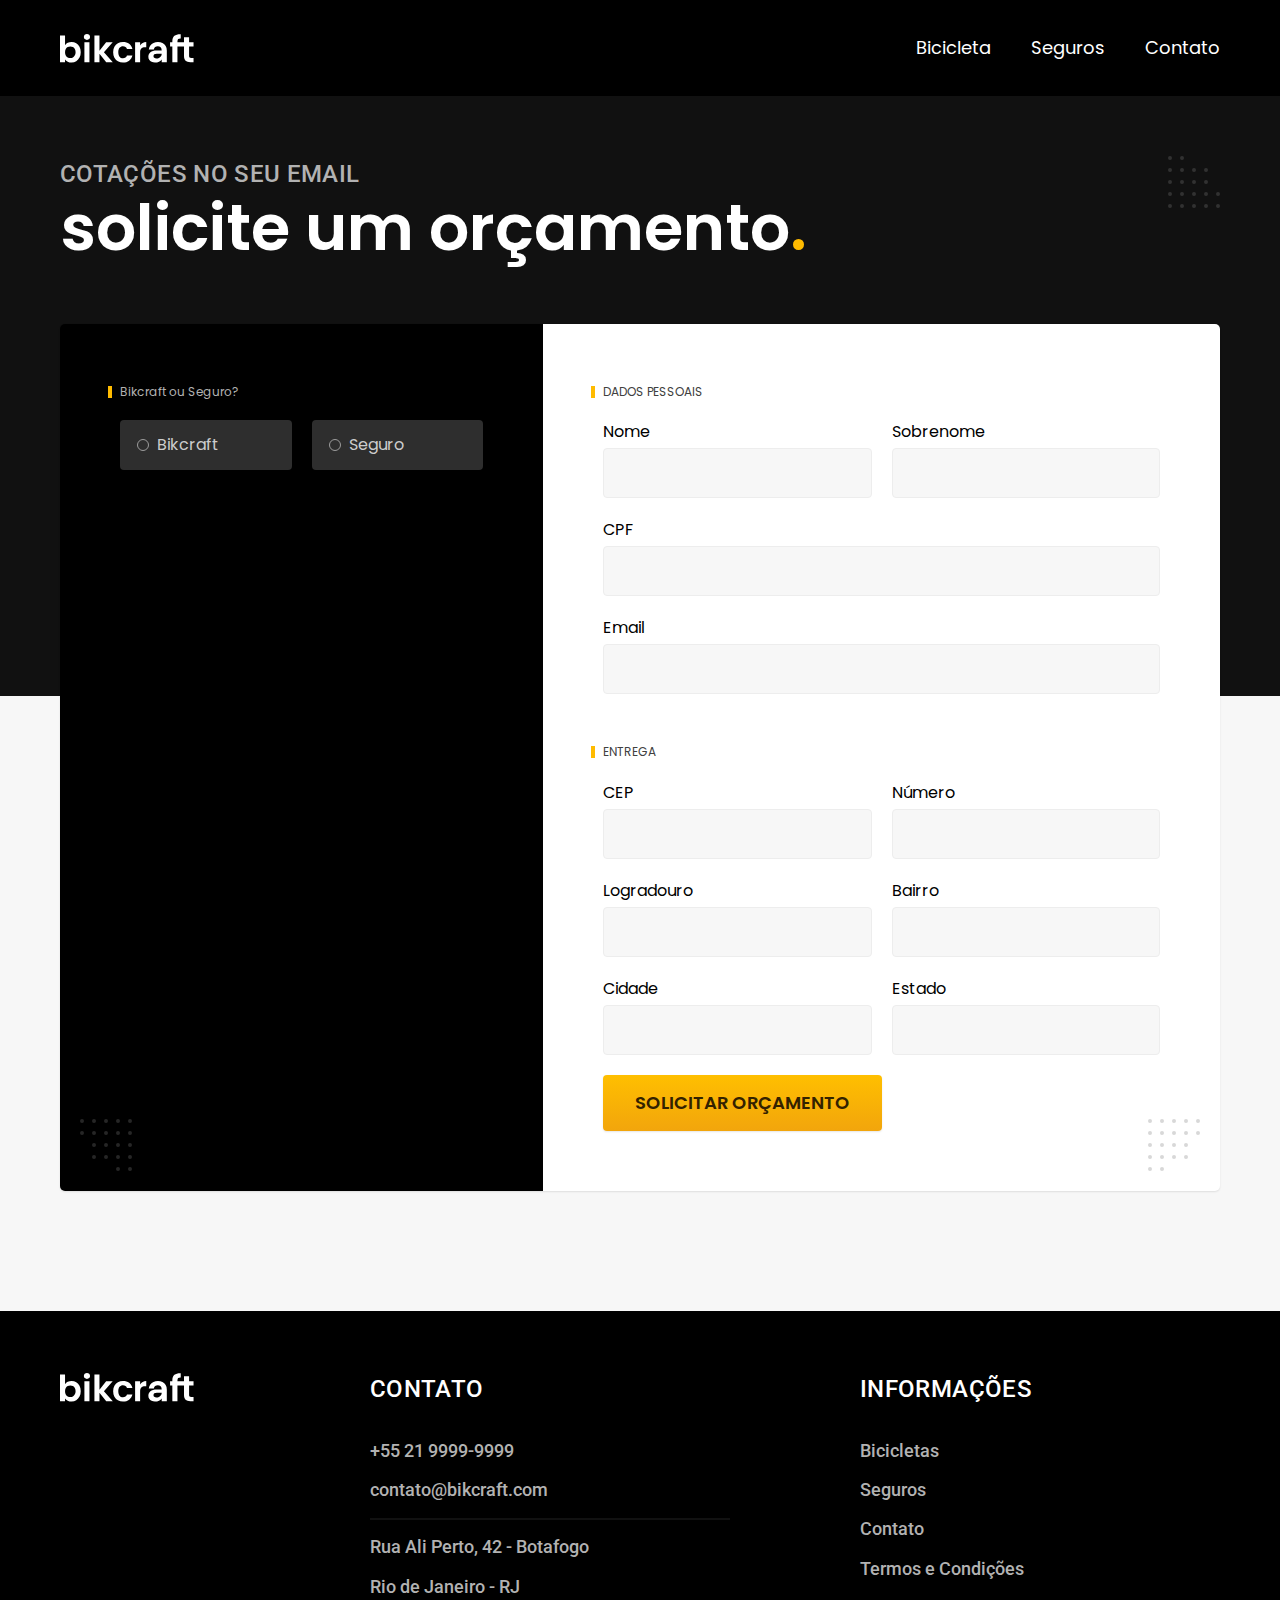
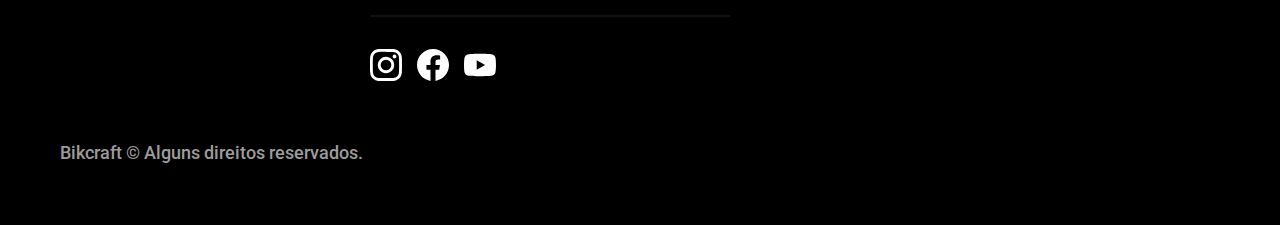
<file: orcamento.html>
<!DOCTYPE html>
<html lang="pt-br">

<head>
  <meta charset="UTF-8">
  <meta http-equiv="X-UA-Compatible" content="IE=edge">
  <meta name="viewport" content="width=device-width, initial-scale=1.0">

  <link rel="icon" href="./img/icones/favicon.svg" type="image/svg+xml">
  <link rel="preload" href="./css/style.min.css" as="style">
  <link rel="stylesheet" href="./css/style.min.css">
  <title>Orçamento | Bickraft</title>
  <meta name="description" content="Orçamento | Bickraft.">

  <link rel="preconnect" href="https://fonts.googleapis.com">
  <link rel="preconnect" href="https://fonts.gstatic.com" crossorigin>
  <link href="https://fonts.googleapis.com/css2?family=Merriweather:wght@900&family=Poppins:wght@400;600&family=Roboto:wght@400;500&display=swap" rel="stylesheet">

  <script>document.documentElement.classList.add('js');</script>
</head>

<body>
  <header class="header-bg">
    <div class="header container">
      <a href="./">
        <img src="./img/bikcraft.svg" alt="logo">
      </a>
      <nav aria-label="primaria">
        <ul class="header-menu font-1-m">
          <li><a href="./bicicletas.html" class="cor-0">Bicicleta</a></li>
          <li><a href="./seguro.html" class="cor-0">Seguros</a></li>
          <li><a href="./contato.html" class="cor-0">Contato</a></li>
        </ul>
      </nav>
    </div>
  </header>
  <main id="orcamento" class="orcamento">
    <div class="titulo-bg">
      <div class="titulo-container container">
        <p class="font-2-l-b cor-5">COTAÇÕES NO SEU EMAIL</p>
        <h1 class="font-1-xxl cor-0">solicite um orçamento<span class="cor-p1">.</span></h1>
      </div>
    </div>
    <div class="contato-container container">
      <section class="contato-conteudo" aria-label="contato-endereço">
        <form class="orcamento-form" action="./enviar.php" method="post">
          <div class="orcamento-produto">
            <h2 class="font-1-xs cor-5">Bikcraft ou Seguro?</h2>

            <input type="radio" name="tipo" value="bikcraft" id="bikcraft">
            <label for="bikcraft">Bikcraft</label>

            <input type="radio" name="tipo" value="seguro" id="seguro">
            <label for="seguro">Seguro</label>

            <div class="orcamento-conteudo" id="orcamento-bikcraft">
              <h2 class="font-1-xs cor-5">Escolha a sua</h2>

              <input type="radio" name="produto" value="nimbus" id="nimbus">
              <label for="nimbus">Nimbus Stark <span>R$ 4999</span></label>
              <div class="orcamento-detalhes font-1-xs cor-8">
                <ul>
                  <li>
                    <img src="./img/icones/eletrica.svg" alt=""> Motor Elétrico
                  </li>
                  <li>
                    <img src="./img/icones/carbono.svg" alt=""> Fibra de Carbono
                  </li>
                  <li>
                    <img src="./img/icones/velocidade.svg" alt=""> 50 km/h
                  </li>
                  <li>
                    <img src="./img/icones/rastreador.svg" alt=""> Rastreador
                  </li>
                </ul>
                <img src="./img/bicicletas/nimbus.jpg" alt="Bicicleta preta">

              </div>

              <input type="radio" name="produto" value="magic" id="magic">
              <label for="magic">Magic Migth <span>R$ 2499</span></label>
              <div class="orcamento-detalhes font-1-xs cor-8">
                <ul>
                  <li>
                    <img src="./img/icones/eletrica.svg" alt=""> Motor Elétrico
                  </li>
                  <li>
                    <img src="./img/icones/carbono.svg" alt=""> Fibra de Carbono
                  </li>
                  <li>
                    <img src="./img/icones/velocidade.svg" alt=""> 45 km/h
                  </li>
                  <li>
                    <img src="./img/icones/rastreador.svg" alt=""> Rastreador
                  </li>
                </ul>
                <img src="./img/bicicletas/magic.jpg" alt="Bicicleta preta">

              </div>

              <input type="radio" name="produto" value="nebula" id="nebula">
              <label for="nebula">Nebula Cosmic <span>R$ 3999</span></label>
              <div class="orcamento-detalhes font-1-xs cor-8">
                <ul>
                  <li>
                    <img src="./img/icones/eletrica.svg" alt=""> Motor Elétrico
                  </li>
                  <li>
                    <img src="./img/icones/carbono.svg" alt=""> Fibra de Carbono
                  </li>
                  <li>
                    <img src="./img/icones/velocidade.svg" alt=""> 40 km/h
                  </li>
                  <li>
                    <img src="./img/icones/rastreador.svg" alt=""> Rastreador
                  </li>
                </ul>
                <img src="./img/bicicletas/nebula.jpg" alt="Bicicleta branca">

              </div>
            </div>
            <div class="orcamento-conteudo" id="orcamento-seguro">
              <h2 class="font-1-xs cor-5">Escolha o plano</h2>

              <input type="radio" name="seguro" value="prata" id="prata">
              <label for="prata">Prata <span>R$ 199</span></label>

              <input type="radio" name="seguro" value="ouro" id="ouro">
              <label for="ouro">Ouro <span>R$ 299</span></label>
            </div>
          </div>
        </form>
      </section>
      <section class="contato-formulario" aria-label="Formulário">
        <form class="form" action="./enviar.php" method="post">
          <h2 class="font-1-xs cor-9">DADOS PESSOAIS</h2>
          <div>
            <label for="nome">Nome</label>
            <input type="text" id="nome" name="nome">
          </div>
          <div>
            <label for="sobrenome">Sobrenome</label>
            <input type="text" id="sobrenome" name="sobrenome">
          </div>
          <div class="col-2">
            <label for="cpf">CPF</label>
            <input type="text" id="cpf" name="cpf">
          </div>
          <div class="col-2">
            <label for="email">Email</label>
            <input type="email" id="email" name="email" required>
          </div>
          <h2 class="font-1-xs cor-9">ENTREGA</h2>
          <div>
            <label for="CEP">CEP</label>
            <input type="text" id="CEP" CEP="CEP">
          </div>
          <div>
            <label for="número">Número</label>
            <input type="text" id="número" name="número">
          </div>
          <div>
            <label for="logradouro">Logradouro</label>
            <input type="text" id="logradouro">
          </div>
          <div>
            <label for="bairro">Bairro</label>
            <input type="text" id="bairro" name="bairro">
          </div>
          <div>
            <label for="cidade">Cidade</label>
            <input type="text" id="cidade" name="cidade">
          </div>
          <div>
            <label for="estado">Estado</label>
            <input type="text" id="estado" name="estado">
          </div>
          <button class="botao col-2">SOLICITAR ORÇAMENTO</button>
        </form>
      </section>
    </div>
  </main>
  <footer class="footer-bg">
    <div class="footer-container container">
      <div class="footer-logo">
        <img src="./img/bikcraft.svg" alt="Logo">
      </div>
      <div class="footer-contato">
        <h3 class="font-2-l-b cor-0">CONTATO</h3>
        <ul class="font-2-m cor-5">
          <li><a href="./">+55 21 9999-9999</a></li>
          <li><a href="./">contato@bikcraft.com</a></li>
          <li><a href="./">Rua Ali Perto, 42 - Botafogo</a></li>
          <li><a href="./">Rio de Janeiro - RJ</a></li>
        </ul>
        <div class="footer-redes">
          <a href="./">
            <img src="./img/redes/instagram.svg" width="32" height="32" alt="Instagram">
            <img src="./img/redes/facebook.svg" width="32" height="32" alt="Facebook">
            <img src="./img/redes/youtube.svg" width="32" height="32" alt="Youtube">
          </a>
        </div>
      </div>
      <div class="footer-informacoes">
        <h3 class="font-2-l-b cor-0">INFORMAÇÕES</h3>
        <nav>
          <ul class="font-2-m">
            <li><a href="./bicicletas.html">Bicicletas</a></li>
            <li><a href="./seguro.html">Seguros</a></li>
            <li><a href="./contato.html">Contato</a></li>
            <li><a href="./termos.html">Termos e Condições</a></li>
          </ul>
        </nav>
      </div>
      <p class="footer-copy font-2-m cor-6">Bikcraft © Alguns direitos reservados.</p>
    </div>
  </footer>
  <script src="./js/script.js"></script>
  <script src="./js/formulario.js"></script>
</body>
</file>
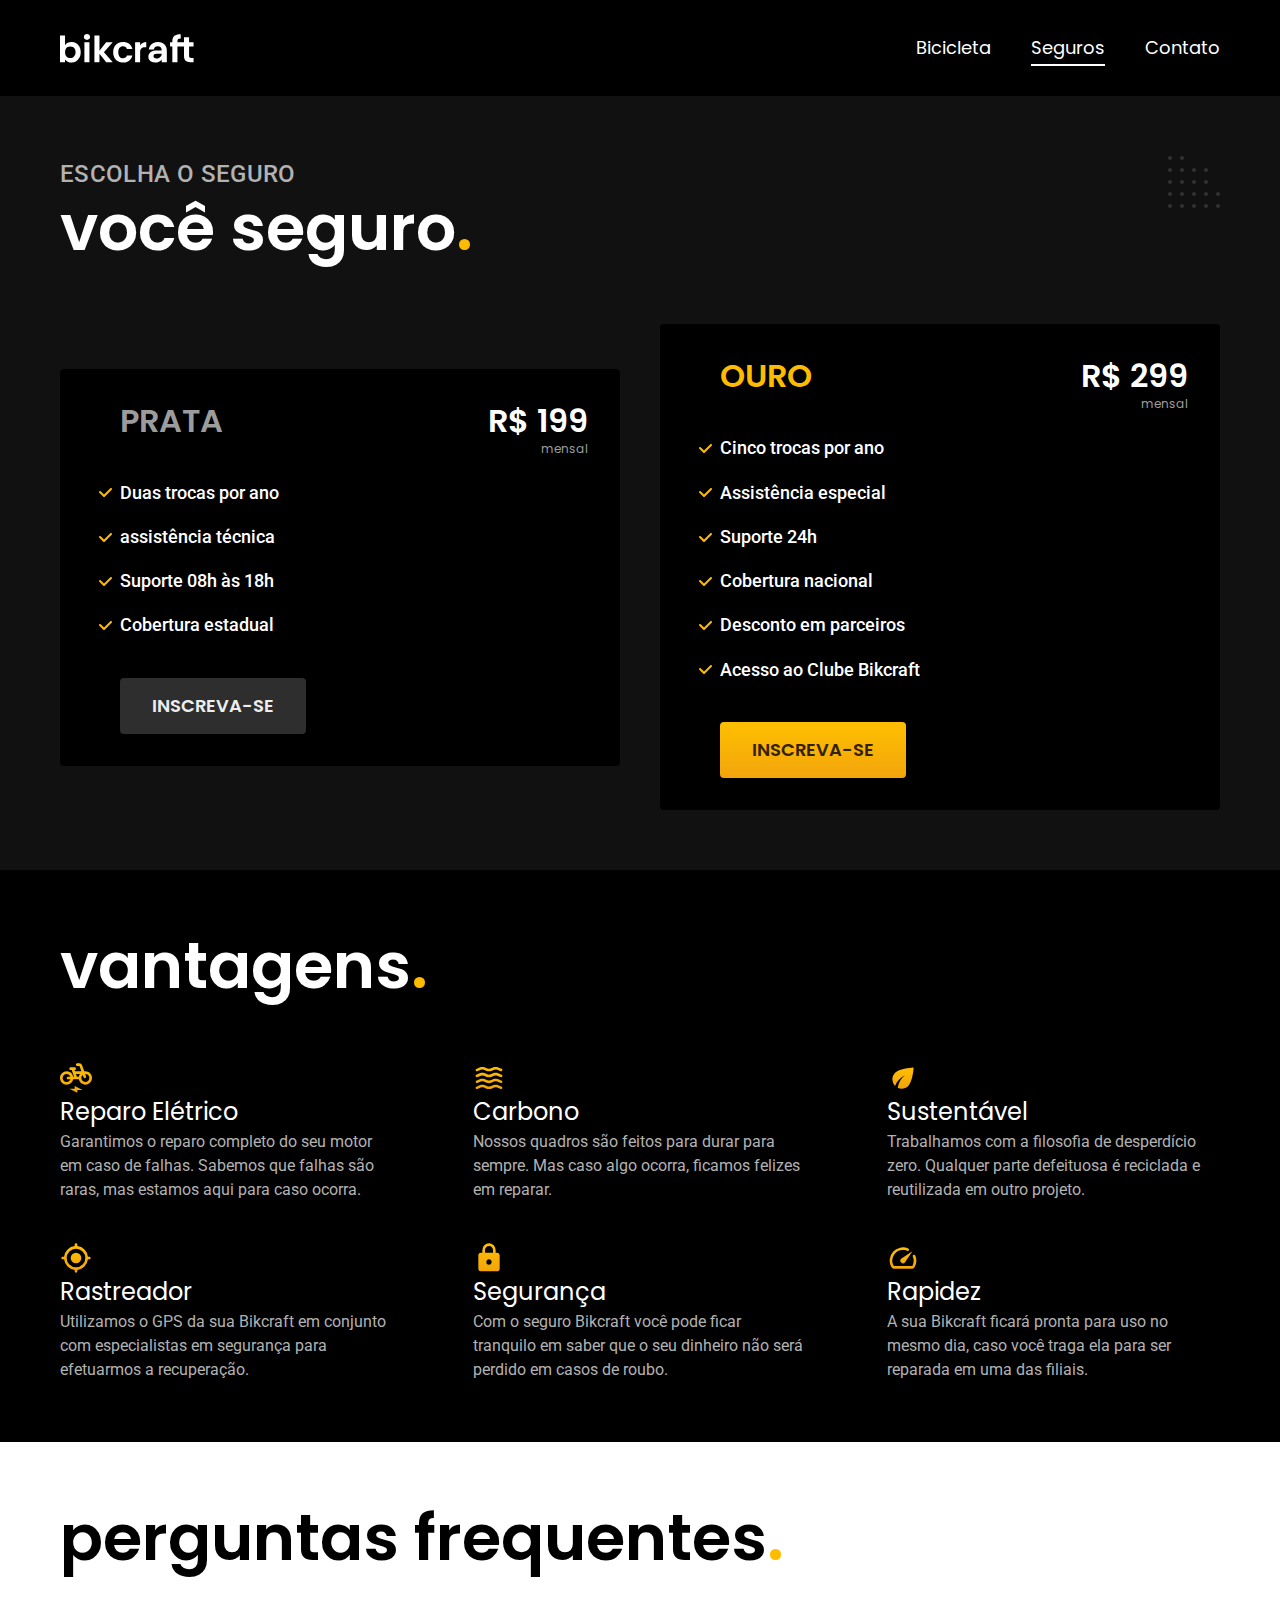
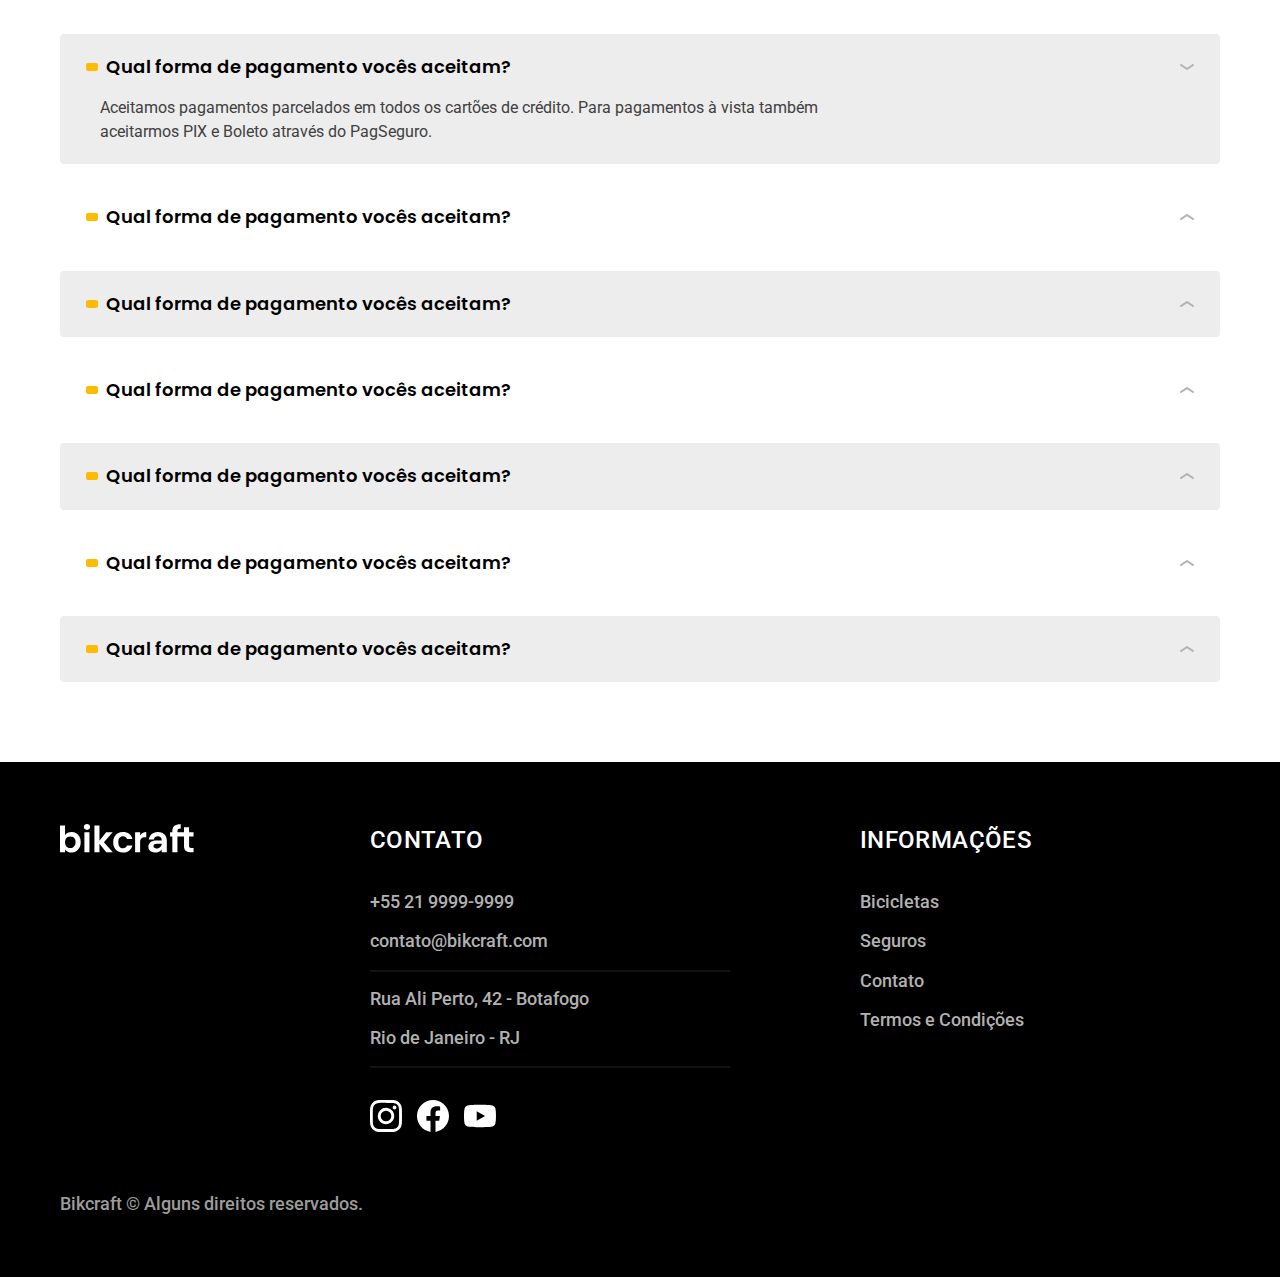
<file: seguro.html>
<!DOCTYPE html>
<html lang="pt-br">

<head>
  <meta charset="UTF-8">
  <meta http-equiv="X-UA-Compatible" content="IE=edge">
  <meta name="viewport" content="width=device-width, initial-scale=1.0">

  <link rel="icon" href="./img/icones/favicon.svg" type="image/svg+xml">
  <link rel="preload" href="./css/style.min.css" as="style">
  <link rel="stylesheet" href="./css/style.min.css">
  <title>Seguro | Bickraft</title>
  <meta name="description" content="Seguro | Bikcraft.">

  <link rel="preconnect" href="https://fonts.googleapis.com">
  <link rel="preconnect" href="https://fonts.gstatic.com" crossorigin>
  <link href="https://fonts.googleapis.com/css2?family=Merriweather:wght@900&family=Poppins:wght@400;600&family=Roboto:wght@400;500&display=swap" rel="stylesheet">

  <script>document.documentElement.classList.add('js');</script>
</head>

<body>
  <header class="header-bg">
    <div class="header container">
      <a href="./">
        <img src="./img/bikcraft.svg" alt="logo">
      </a>
      <nav aria-label="primaria">
        <ul class="header-menu font-1-m">
          <li><a href="./bicicletas.html" class="cor-0">Bicicleta</a></li>
          <li><a href="./seguro.html" class="cor-0">Seguros</a></li>
          <li><a href="./contato.html" class="cor-0">Contato</a></li>
      </nav>
    </div>
  </header>
  <main id="seguro">
    <div class="titulo-bg">
      <div class="titulo-container container">
        <p class="font-2-l-b cor-5">ESCOLHA O SEGURO</p>
        <h1 class="font-1-xxl cor-0">você seguro<span class="cor-p1">.</span></h1>
      </div>
    </div>
    <div class="seguros-bg">
      <div class="seguros-container container">
        <div class="seguros-prata fadeInDown" data-anime="200">
          <div class="seguros-conteudo">
            <h3 class="font-1-xl cor-6">PRATA</h3>
            <span class="font-1-xl cor-0">R$ 199<span class="font-1-xs cor-6">mensal</span></span>
            <ul class="font-2-m cor-0">
              <li>Duas trocas por ano</li>
              <li>assistência técnica</li>
              <li>Suporte 08h às 18h</li>
              <li>Cobertura estadual</li>
            </ul>
            <a class="botao secundario" href="./orcamento.html?tipo=seguro&produto=prata">inscreva-se</a>
          </div>
        </div>
        <div class="seguros-ouro fadeInDown" data-anime="400">
          <div class="seguros-conteudo">
            <h3 class="font-1-xl cor-p1">OURO</h3>
            <span class="font-1-xl cor-0">R$ 299<span class="font-1-xs cor-6">mensal</span></span>
            <ul class="font-2-m cor-0">
              <li>Cinco trocas por ano</li>
              <li>Assistência especial</li>
              <li>Suporte 24h</li>
              <li>Cobertura nacional</li>
              <li>Desconto em parceiros</li>
              <li>Acesso ao Clube Bikcraft</li>
            </ul>
            <a class="botao" href="./orcamento.html?tipo=seguro&produto=ouro">inscreva-se</a>
          </div>
        </div>
      </div>
    </div>
  </main>
  <article class="vantagens-bg">
    <div class="vantagens-container container">
      <h2 class="font-1-xxl cor-0">vantagens<span class="cor-p1">.</span></h2>
      <ul>
        <li class="fadeInDown" data-anime="200">
          <img src="./img/icones/eletrica.svg" alt="icone">
          <h3 class="font-1-l cor-0">Reparo Elétrico</h3>
          <p class="font-2-s cor-5">Garantimos o reparo completo do seu motor em caso de falhas. Sabemos que falhas são raras, mas estamos aqui para caso ocorra.</p>
        </li>
        <li class="fadeInDown" data-anime="200">
          <img src="./img/icones/carbono.svg" alt="icone">
          <h3 class="font-1-l cor-0">Carbono</h3>
          <p class="font-2-s cor-5">Nossos quadros são feitos para durar para sempre. Mas caso algo ocorra, ficamos felizes em reparar.</p>
        </li>
        <li class="fadeInDown" data-anime="400">
          <img src="./img/icones/sustentavel.svg" alt="icone">
          <h3 class="font-1-l cor-0">Sustentável</h3>
          <p class="font-2-s cor-5">Trabalhamos com a filosofia de desperdício zero. Qualquer parte defeituosa é reciclada e reutilizada em outro projeto.</p>
        </li>
        <li class="fadeInDown" data-anime="400">
          <img src="./img/icones/rastreador.svg" alt="icone">
          <h3 class="font-1-l cor-0">Rastreador</h3>
          <p class="font-2-s cor-5">Utilizamos o GPS da sua Bikcraft em conjunto com especialistas em segurança para efetuarmos a recuperação.</p>
        </li>
        <li class="fadeInDown" data-anime="600">
          <img src="./img/icones/seguro.svg" alt="icone">
          <h3 class="font-1-l cor-0">Segurança</h3>
          <p class="font-2-s cor-5">Com o seguro Bikcraft você pode ficar tranquilo em saber que o seu dinheiro não será perdido em casos de roubo.</p>
        </li>
        <li class="fadeInDown" data-anime="600">
          <img src="./img/icones/velocidade.svg" alt="icone">
          <h3 class="font-1-l cor-0">Rapidez</h3>
          <p class="font-2-s cor-5">A sua Bikcraft ficará pronta para uso no mesmo dia, caso você traga ela para ser reparada em uma das filiais.</p>
        </li>
      </ul>

    </div>
  </article>
  <article class="perguntas-bg">
    <div class="perguntas-container container">
      <h2 class="font-1-xxl">perguntas frequentes<span class="cor-p1">.</span></h2>
      <dl>
        <div>
          <dt><button class="font-1-m-b" aria-controls="pergunta1" aria-expanded="true">Qual forma de pagamento vocês aceitam?</button></dt>
          <dd class="font-2-s cor-9 ativa" id="pergunta1">Aceitamos pagamentos parcelados em todos os cartões de crédito. Para pagamentos à vista também aceitarmos PIX e Boleto através do PagSeguro.</dd>
        </div>
        <div>
          <dt><button class="font-1-m-b" aria-controls="pergunta2" aria-expanded="false">Qual forma de pagamento vocês aceitam?</button></dt>
          <dd class="font-2-s cor-9" id="pergunta2">Aceitamos pagamentos parcelados em todos os cartões de crédito. Para pagamentos à vista também aceitarmos PIX e Boleto através do PagSeguro.</dd>
        </div>
        <div>
          <dt><button class="font-1-m-b" aria-controls="pergunta3" aria-expanded="false">Qual forma de pagamento vocês aceitam?</button></dt>
          <dd class="font-2-s cor-9" id="pergunta3">Aceitamos pagamentos parcelados em todos os cartões de crédito. Para pagamentos à vista também aceitarmos PIX e Boleto através do PagSeguro.</dd>
        </div>
        <div>
          <dt><button class="font-1-m-b" aria-controls="pergunta4" aria-expanded="false">Qual forma de pagamento vocês aceitam?</button></dt>
          <dd class="font-2-s cor-9" id="pergunta4">Aceitamos pagamentos parcelados em todos os cartões de crédito. Para pagamentos à vista também aceitarmos PIX e Boleto através do PagSeguro.</dd>
        </div>
        <div>
          <dt><button class="font-1-m-b" aria-controls="pergunta5" aria-expanded="false">Qual forma de pagamento vocês aceitam?</button></dt>
          <dd class="font-2-s cor-9" id="pergunta5">Aceitamos pagamentos parcelados em todos os cartões de crédito. Para pagamentos à vista também aceitarmos PIX e Boleto através do PagSeguro.</dd>
        </div>
        <div>
          <dt><button class="font-1-m-b" aria-controls="pergunta6" aria-expanded="false">Qual forma de pagamento vocês aceitam?</button></dt>
          <dd class="font-2-s cor-9" id="pergunta6">Aceitamos pagamentos parcelados em todos os cartões de crédito. Para pagamentos à vista também aceitarmos PIX e Boleto através do PagSeguro.</dd>
        </div>
        <div>
          <dt><button class="font-1-m-b" aria-controls="pergunta7" aria-expanded="false">Qual forma de pagamento vocês aceitam?</button></dt>
          <dd class="font-2-s cor-9" id="pergunta7">Aceitamos pagamentos parcelados em todos os cartões de crédito. Para pagamentos à vista também aceitarmos PIX e Boleto através do PagSeguro.</dd>
        </div>
      </dl>
    </div>
  </article>
  <footer class="footer-bg">
    <div class="footer-container container">
      <div class="footer-logo">
        <img src="./img/bikcraft.svg" alt="Logo">
      </div>
      <div class="footer-contato">
        <h3 class="font-2-l-b cor-0">CONTATO</h3>
        <ul class="font-2-m cor-5">
          <li><a href="./">+55 21 9999-9999</a></li>
          <li><a href="./">contato@bikcraft.com</a></li>
          <li><a href="./">Rua Ali Perto, 42 - Botafogo</a></li>
          <li><a href="./">Rio de Janeiro - RJ</a></li>
        </ul>
        <div class="footer-redes">
          <a href="./">
            <img src="./img/redes/instagram.svg" width="32" height="32" alt="Instagram">
            <img src="./img/redes/facebook.svg" width="32" height="32" alt="Facebook">
            <img src="./img/redes/youtube.svg" width="32" height="32" alt="Youtube">
          </a>
        </div>
      </div>
      <div class="footer-informacoes">
        <h3 class="font-2-l-b cor-0">INFORMAÇÕES</h3>
        <nav>
          <ul class="font-2-m">
            <li><a href="./bicicletas.html">Bicicletas</a></li>
            <li><a href="./seguro.html">Seguros</a></li>
            <li><a href="./contato.html">Contato</a></li>
            <li><a href="./termos.html">Termos e Condições</a></li>
          </ul>
        </nav>
      </div>
      <p class="footer-copy font-2-m cor-6">Bikcraft © Alguns direitos reservados.</p>
    </div>
  </footer>
  <script src="./js/plugins/simple-anime.js"></script>
  <script src="./js/script.js"></script>
</body>

</html>
</file>
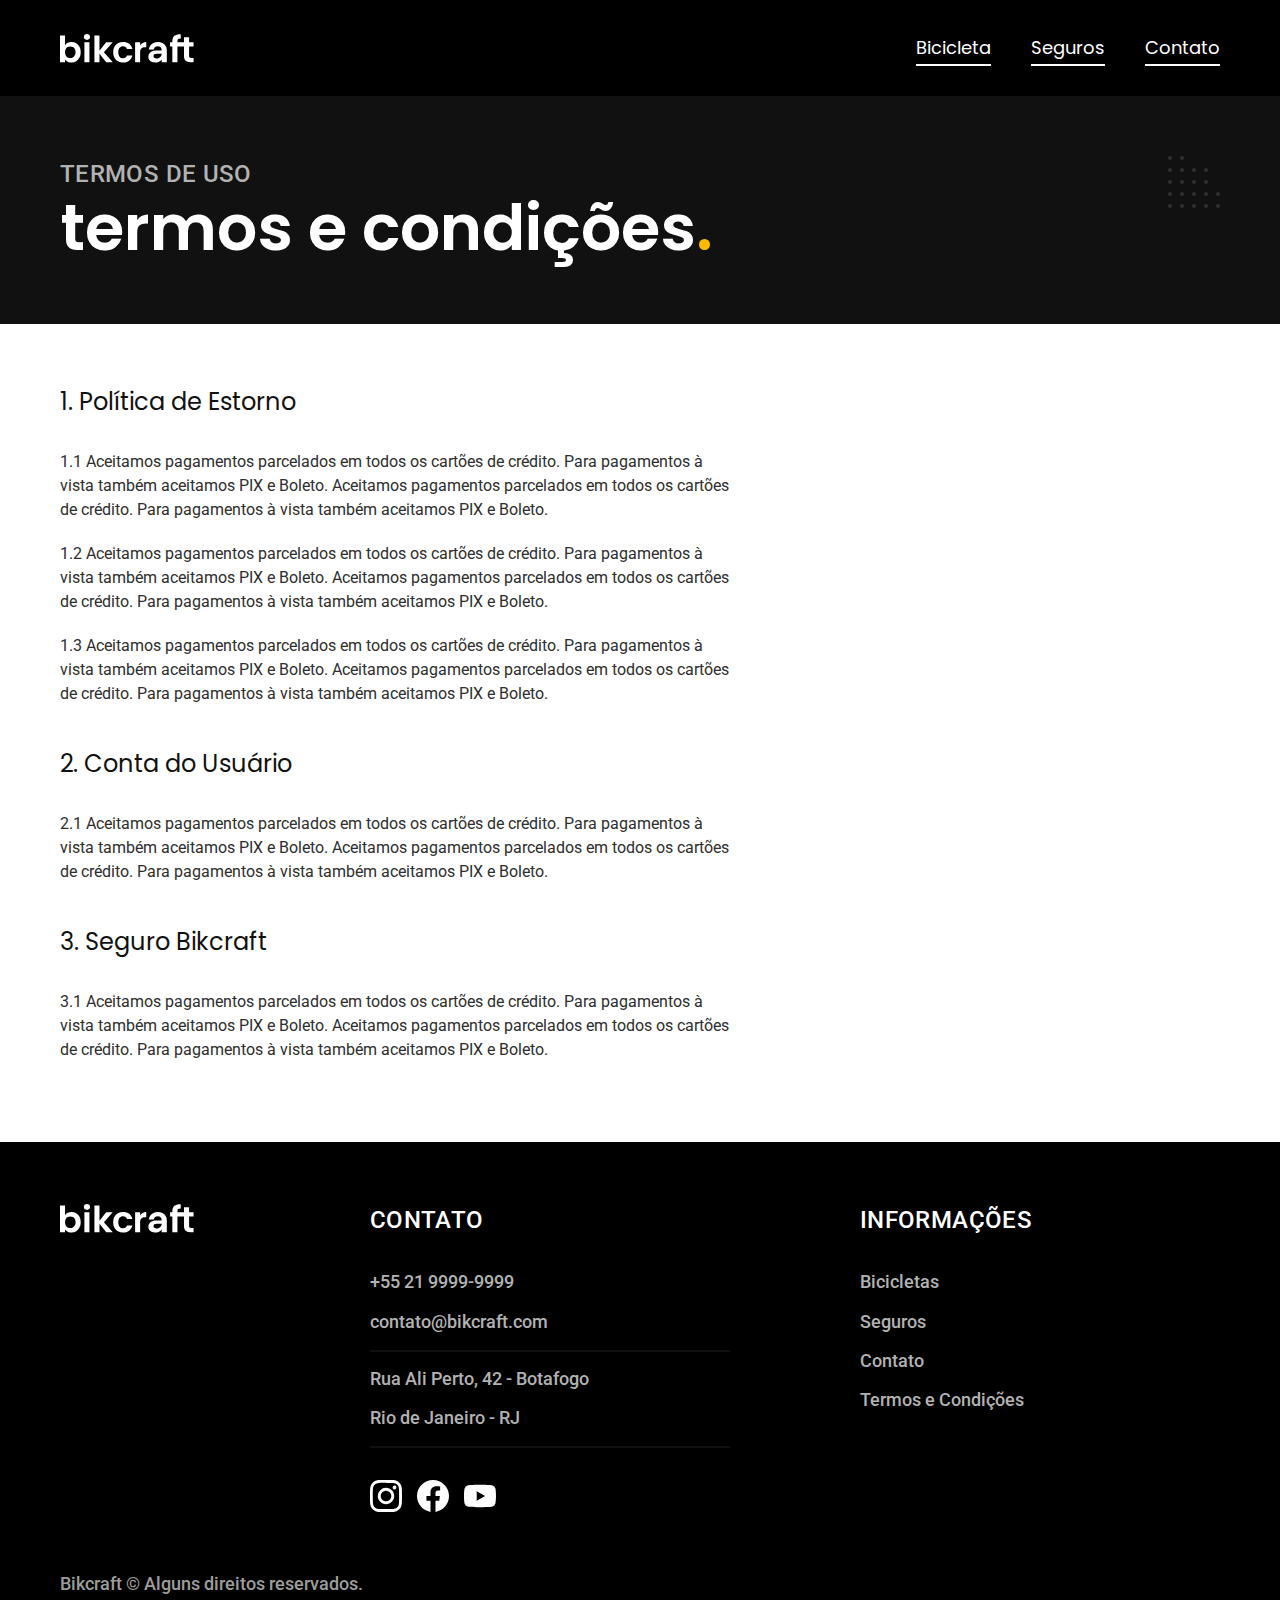
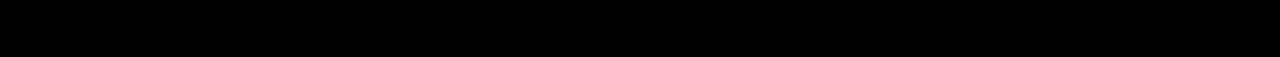
<file: termos.html>
<!DOCTYPE html>
<html lang="pt-br">

<head>
  <meta charset="UTF-8">
  <meta http-equiv="X-UA-Compatible" content="IE=edge">
  <meta name="viewport" content="width=device-width, initial-scale=1.0">

  <link rel="icon" href="./img/icones/favicon.svg" type="image/svg+xml">
  <link rel="preload" href="./css/style.min.css" as="style">
  <link rel="stylesheet" href="./css/style.min.css">
  <title>Termos de uso | Bikcraft</title>
  <meta name="description" content="Termos de uso | Bikcraft.">

  <link rel="preconnect" href="https://fonts.googleapis.com">
  <link rel="preconnect" href="https://fonts.gstatic.com" crossorigin>
  <link href="https://fonts.googleapis.com/css2?family=Merriweather:wght@900&family=Poppins:wght@400;600&family=Roboto:wght@400;500&display=swap" rel="stylesheet">

  <script>document.documentElement.classList.add('js');</script>
</head>

<body>
  <header class="header-bg">
    <div class="header container">
      <a href="./">
        <img src="./img/bikcraft.svg" alt="logo">
      </a>
      <nav aria-label="primaria">
        <ul class="header-menu font-1-m">
          <li><a href="./" class="cor-0">Bicicleta</a></li>
          <li><a href="./" class="cor-0">Seguros</a></li>
          <li><a href="./" class="cor-0">Contato</a></li>
        </ul>
      </nav>
    </div>
  </header>
  <main id="termos">
    <div class="titulo-bg">
      <div class="titulo-container container">
        <p class="font-2-l-b cor-5">termos de uso</p>
        <h1 class="font-1-xxl cor-0">termos e condições<span class="cor-p1">.</span></h1>
      </div>
    </div>
    <div class="termos font-2-s cor-10 container">
      <h2 class="font-1-l cor-11">1. Política de Estorno</h2>
      <p>1.1 Aceitamos pagamentos parcelados em todos os cartões de crédito. Para pagamentos à vista também aceitamos PIX e Boleto. Aceitamos pagamentos parcelados em todos os cartões de crédito. Para pagamentos à vista também aceitamos PIX e Boleto.</p>
      <p>1.2 Aceitamos pagamentos parcelados em todos os cartões de crédito. Para pagamentos à vista também aceitamos PIX e Boleto. Aceitamos pagamentos parcelados em todos os cartões de crédito. Para pagamentos à vista também aceitamos PIX e Boleto.</p>
      <p>1.3 Aceitamos pagamentos parcelados em todos os cartões de crédito. Para pagamentos à vista também aceitamos PIX e Boleto. Aceitamos pagamentos parcelados em todos os cartões de crédito. Para pagamentos à vista também aceitamos PIX e Boleto.</p>
      <h2 class="font-1-l cor-11">2. Conta do Usuário</h2>
      <p>2.1 Aceitamos pagamentos parcelados em todos os cartões de crédito. Para pagamentos à vista também aceitamos PIX e Boleto. Aceitamos pagamentos parcelados em todos os cartões de crédito. Para pagamentos à vista também aceitamos PIX e Boleto.</p>
      <h2 class="font-1-l cor-11">3. Seguro Bikcraft</h2>
      <p>3.1 Aceitamos pagamentos parcelados em todos os cartões de crédito. Para pagamentos à vista também aceitamos PIX e Boleto. Aceitamos pagamentos parcelados em todos os cartões de crédito. Para pagamentos à vista também aceitamos PIX e Boleto.</p>
    </div>
  </main>
  <footer class="footer-bg">
    <div class="footer-container container">
      <div class="footer-logo">
        <img src="./img/bikcraft.svg" alt="Logo">
      </div>
      <div class="footer-contato">
        <h3 class="font-2-l-b cor-0">CONTATO</h3>
        <ul class="font-2-m cor-5">
          <li><a href="./">+55 21 9999-9999</a></li>
          <li><a href="./">contato@bikcraft.com</a></li>
          <li><a href="./">Rua Ali Perto, 42 - Botafogo</a></li>
          <li><a href="./">Rio de Janeiro - RJ</a></li>
        </ul>
        <div class="footer-redes">
          <a href="./">
            <img src="./img/redes/instagram.svg" width="32" height="32" alt="Instagram">
            <img src="./img/redes/facebook.svg" width="32" height="32" alt="Facebook">
            <img src="./img/redes/youtube.svg" width="32" height="32" alt="Youtube">
          </a>
        </div>
      </div>
      <div class="footer-informacoes">
        <h3 class="font-2-l-b cor-0">INFORMAÇÕES</h3>
        <nav>
          <ul class="font-2-m">
            <li><a href="./bicicletas.html">Bicicletas</a></li>
            <li><a href="./seguro.html">Seguros</a></li>
            <li><a href="./contato.html">Contato</a></li>
            <li><a href="./termos.html">Termos e Condições</a></li>
          </ul>
        </nav>
      </div>
      <p class="footer-copy font-2-m cor-6">Bikcraft © Alguns direitos reservados.</p>
    </div>
  </footer>
  <script src="./js/script.js"></script>
</body>

</html>
</file>
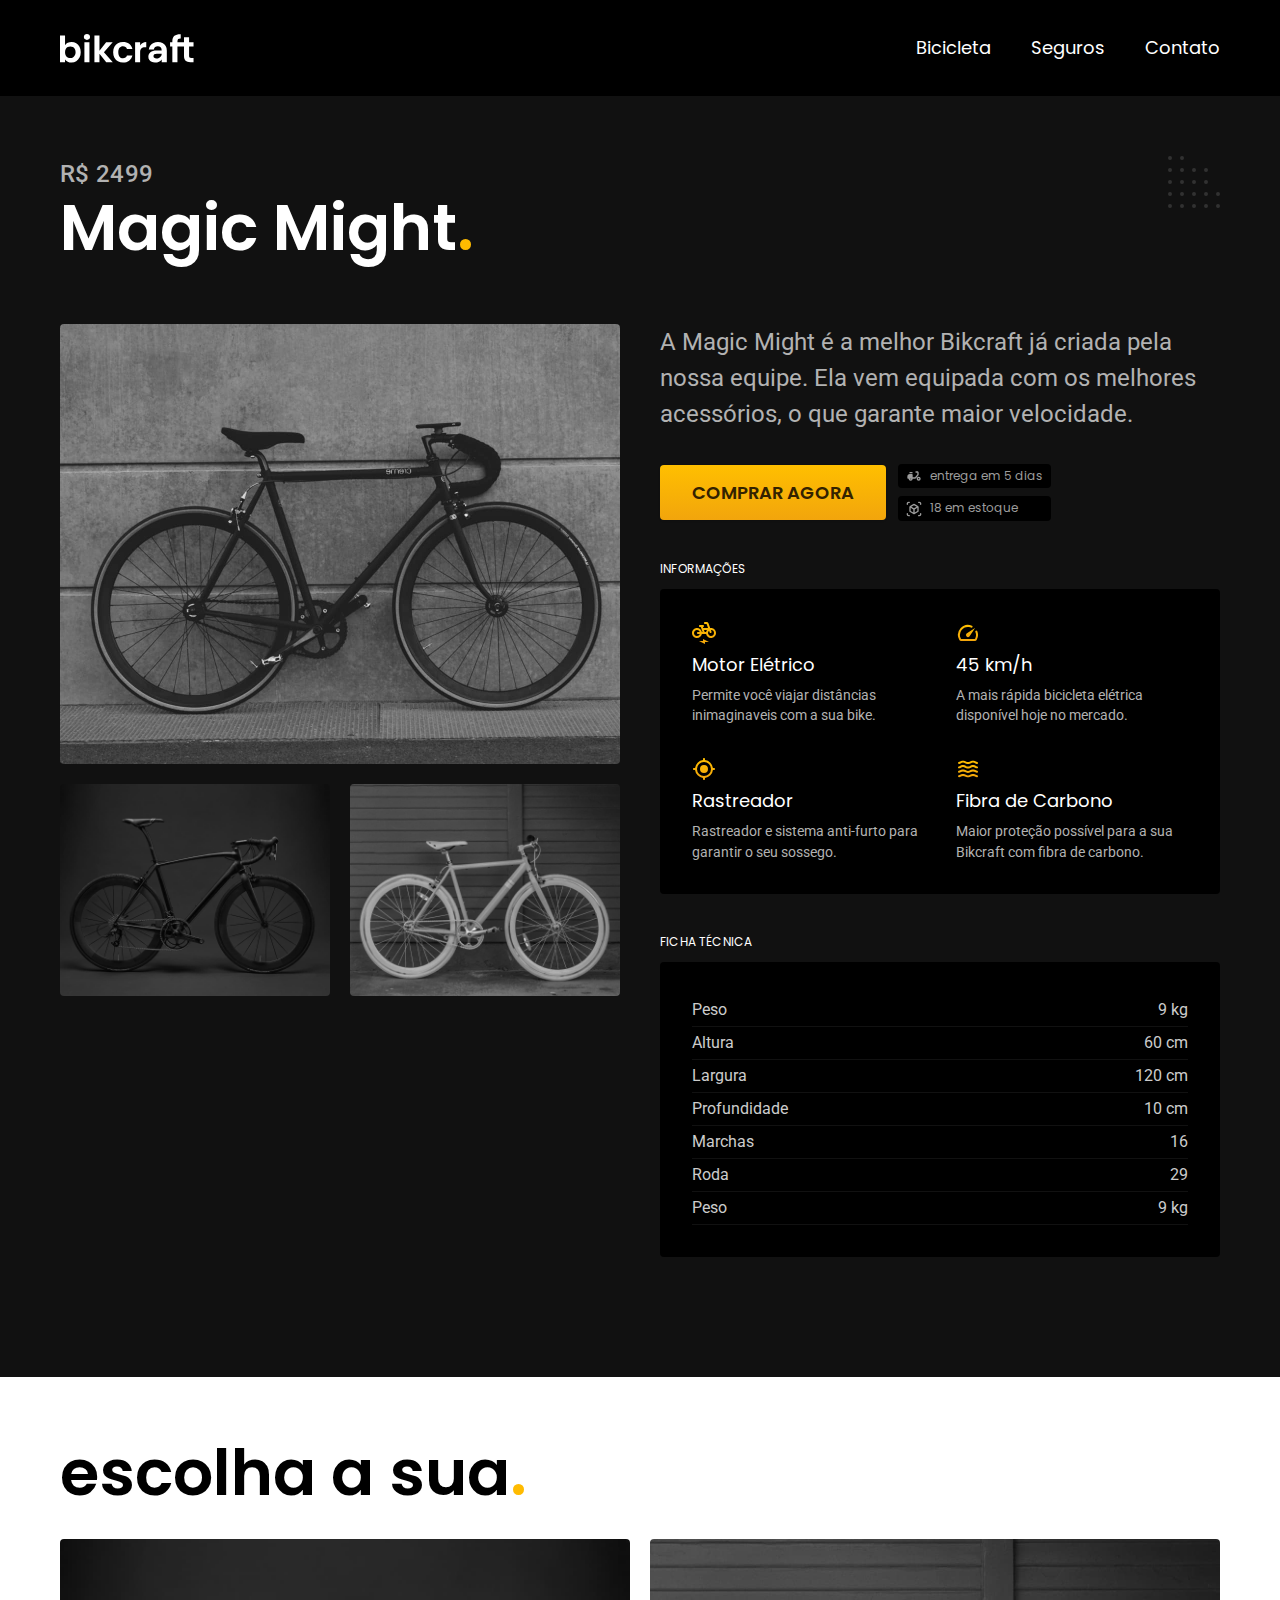
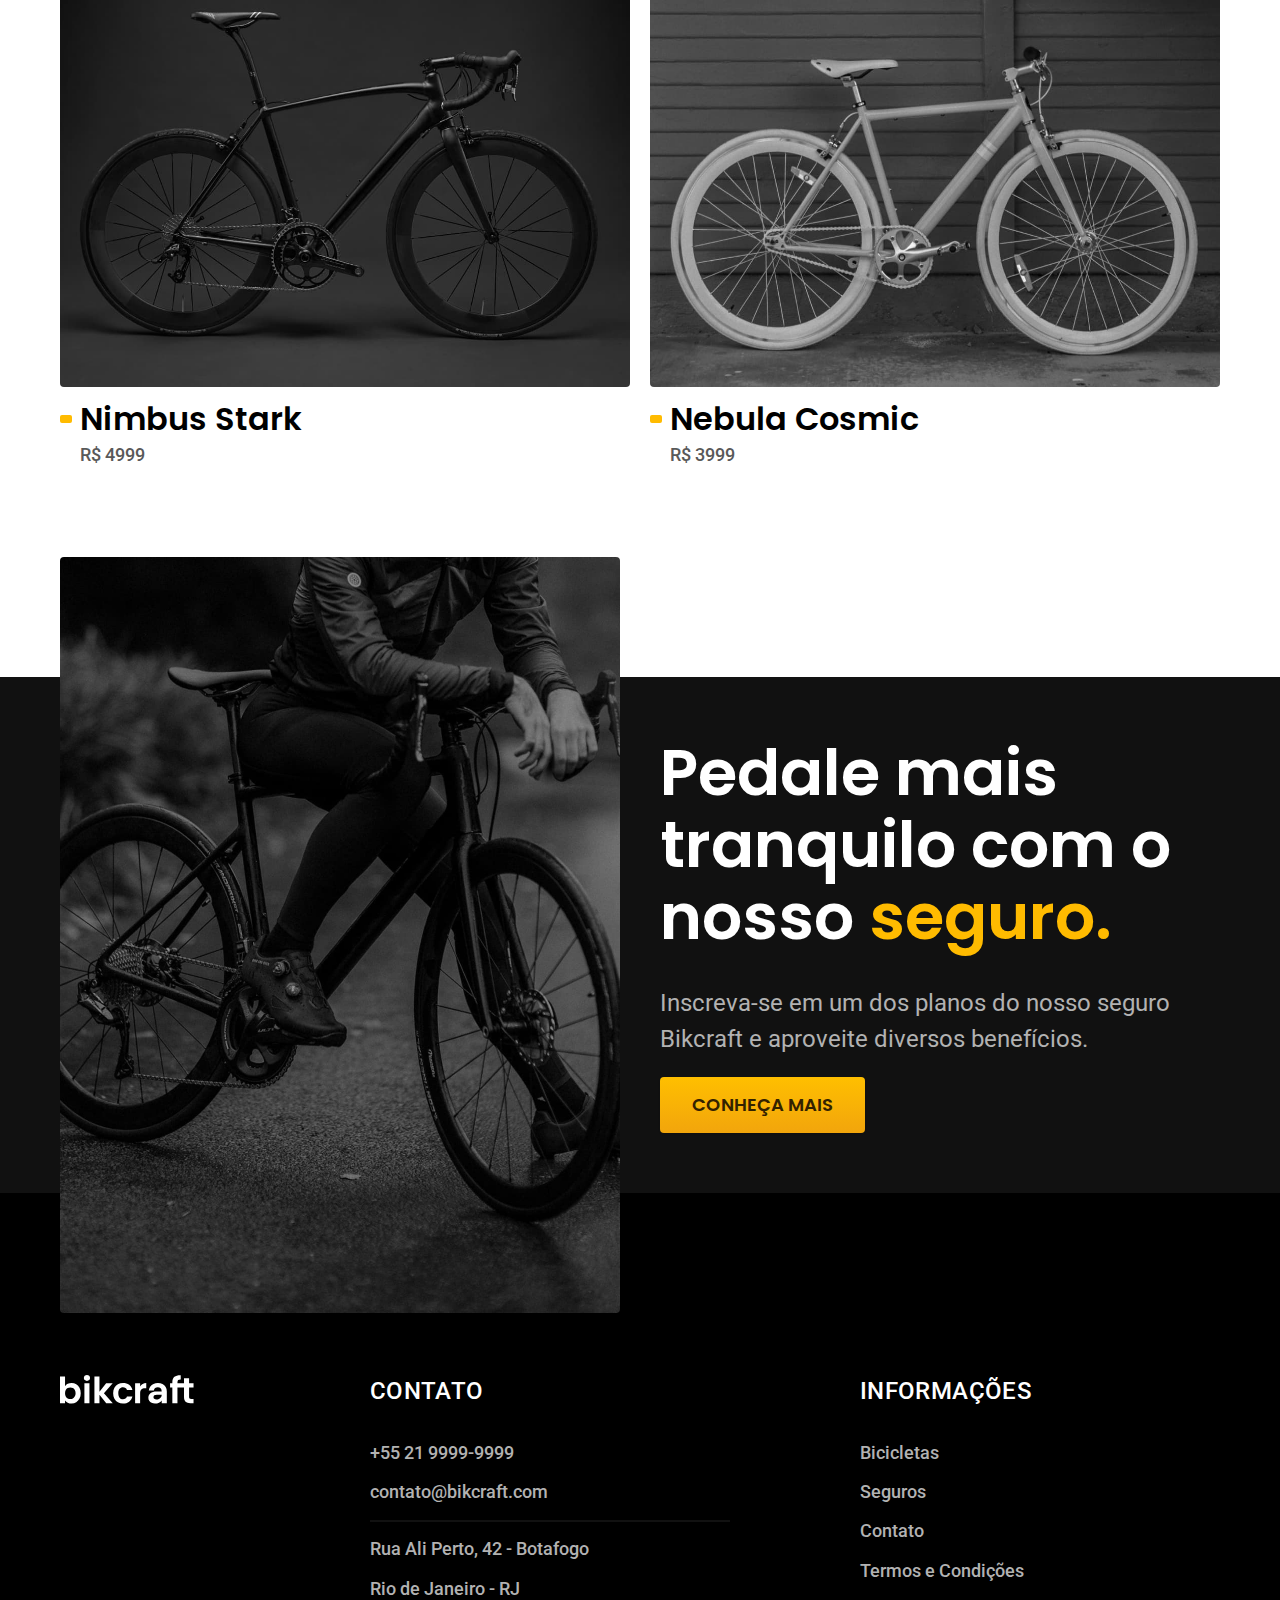
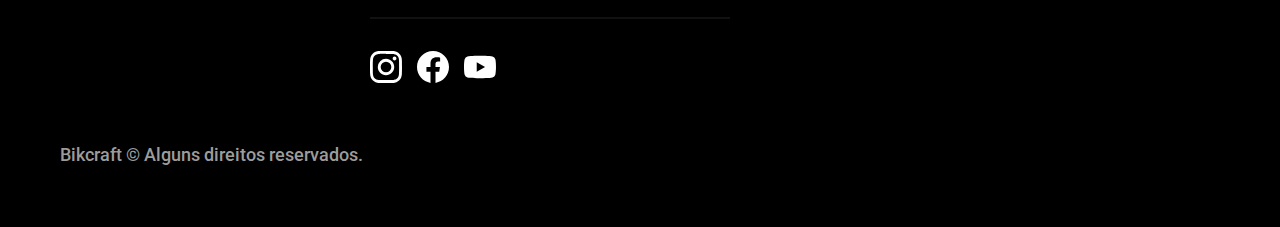
<file: bicicletas/magic.html>
<!DOCTYPE html>
<html lang="pt-br">

<head>
  <meta charset="UTF-8">
  <meta http-equiv="X-UA-Compatible" content="IE=edge">
  <meta name="viewport" content="width=device-width, initial-scale=1.0">

  <link rel="icon" href="../img/icones/favicon.svg" type="image/svg+xml">
  <link rel="preload" href="../css/style.min.css" as="style">
  <link rel="stylesheet" href="../css/style.min.css">
  <title>Magic | Bickraft</title>
  <meta name="description" content="Magic | Bickraft.">

  <link rel="preconnect" href="https://fonts.googleapis.com">
  <link rel="preconnect" href="https://fonts.gstatic.com" crossorigin>
  <link href="https://fonts.googleapis.com/css2?family=Merriweather:wght@900&family=Poppins:wght@400;600&family=Roboto:wght@400;500&display=swap" rel="stylesheet">

  <script>document.documentElement.classList.add('js');</script>
</head>

<body>
  <header class="header-bg">
    <div class="header container">
      <a href="../">
        <img src="../img/bikcraft.svg" alt="logo">
      </a>
      <nav aria-label="primaria">
        <ul class="header-menu font-1-m">
          <li><a href="../bicicletas.html" class="cor-0">Bicicleta</a></li>
          <li><a href="../seguro.html" class="cor-0">Seguros</a></li>
          <li><a href="../contato.html" class="cor-0">Contato</a></li>
        </ul>
      </nav>
    </div>
  </header>
  <main>
    <div class="titulo-bg">
      <div class="titulo-container container">
        <p class="font-2-l-b cor-5 titulo-preco">R$ 2499</p>
        <h1 class="font-1-xxl cor-0">Magic Might<span class="cor-p1">.</span></h1>
      </div>
      <div class="magic-container container">
        <div class="magic-conteudo">
          <div class="magic-imgs">
            <img src="../img/bicicleta/nimbus2.jpg" alt="Bicicleta1">
            <img src="../img/bicicleta/nimbus1.jpg" alt="Bicicleta2">
            <img src="../img/bicicleta/nimbus3.jpg" alt="Bicicleta3">
          </div>
          <div class="magic-descricao">
            <p class="font-2-l cor-5">A Magic Might é a melhor Bikcraft já criada pela nossa equipe. Ela vem equipada com os melhores acessórios, o que garante maior velocidade.</p>
            <div class="magic-comprar">
              <div>
                <a class="botao" href="../orcamento.html?tipo=bikcraft&produto=magic">comprar agora</a>
              </div>
              <div class="spans">
                <span class="font-1-xs cor-6">
                  <img src="../img/icones/entrega.svg" alt="">
                  entrega em 5 dias
                </span>
                <span class="font-1-xs cor-6">
                  <img src="../img/icones/estoque.svg" alt="">
                  18 em estoque
                </span>
              </div>
            </div>
            <h2 class="font-1-xs cor-0">INFORMAÇÕES</h2>
            <ul class="magic-informacoes">
              <li>
                <img src="../img/icones/eletrica.svg" alt="">
                <h3 class="font-1-m cor-0">Motor Elétrico</h3>
                <p class="font-2-xs cor-5">Permite você viajar distâncias inimaginaveis com a sua bike.</p>
              </li>
              <li>
                <img src="../img/icones/velocidade.svg" alt="">
                <h3 class="font-1-m cor-0">45 km/h</h3>
                <p class="font-2-xs cor-5">A mais rápida bicicleta elétrica disponível hoje no mercado.</p>
              </li>
              <li>
                <img src="../img/icones/rastreador.svg" alt="">
                <h3 class="font-1-m cor-0">Rastreador</h3>
                <p class="font-2-xs cor-5">Rastreador e sistema anti-furto para garantir o seu sossego.</p>
              </li>
              <li>
                <img src="../img/icones/carbono.svg" alt="">
                <h3 class="font-1-m cor-0">Fibra de Carbono</h3>
                <p class="font-2-xs cor-5">Maior proteção possível para a sua Bikcraft com fibra de carbono.</p>
              </li>
            </ul>
            <h2 class="font-1-xs cor-0">FICHA TÉCNICA</h2>
            <ul class="magic-ficha font-2-s cor-4">
              <li>Peso
                <span>9 kg</span>
              </li>
              <li>Altura
                <span>60 cm</span>
              </li>
              <li>Largura
                <span>120 cm</span>
              </li>
              <li>Profundidade
                <span>10 cm</span>
              </li>
              <li>Marchas
                <span>16</span>
              </li>
              <li>Roda
                <span>29</span>
              </li>
              <li>Peso
                <span>9 kg</span>
              </li>
            </ul>
          </div>
        </div>
      </div>
    </div>
  </main>
  <article class="bicicletas">
    <h2 class="container font-1-xxl cor-12">escolha a sua<span class="cor-p1">.</span></h2>
    <ul class=" bicicleta-lista container">
      <li>
        <a href="../bicicletas/nimbus.html">
          <img src="../img/bicicleta/nimbus1.jpg" alt="Bicicleta Preta">
          <h3 class="font-1-xl cor-12">Nimbus Stark</h3>
          <span class="font-2-m cor-8">R$ 4999</span>
        </a>
      </li>
      <li>
        <a href="../bicicletas/nebula.html">
          <img src="../img/bicicleta/nimbus3.jpg" alt="Bicicleta Preta">
          <h3 class="font-1-xl cor-12">Nebula Cosmic</h3>
          <span class="font-2-m cor-8">R$ 3999</span>
        </a>
      </li>
    </ul>
  </article>
  <article class="magic-seguro-bg">
    <div class="magic-sefuro-container container">
      <div class="magic-seguro-conteudo">
        <div class="magic-seguro-img">
          <img id="img-seg" src="../img/fotos/seguros.jpg" alt="Homem descansando e observando a paisagem com sua bicicleta.">
        </div>
        <div class="magic-seguro">
          <h2 class="font-1-xxl cor-0">Pedale mais tranquilo com o nosso <span class="cor-p1">seguro.</span></h2>
          <p class="font-2-l cor-5">Inscreva-se em um dos planos do nosso seguro Bikcraft e aproveite diversos benefícios.</p>
          <a class="botao" href="../seguro.html">conheça mais</a>
        </div>
      </div>
    </div>
  </article>
  <footer class="footer-bg">
    <div class="footer-container container">
      <div class="footer-logo">
        <img src="../img/bikcraft.svg" alt="Logo">
      </div>
      <div class="footer-contato">
        <h3 class="font-2-l-b cor-0">CONTATO</h3>
        <ul class="font-2-m cor-5">
          <li><a href="../">+55 21 9999-9999</a></li>
          <li><a href="../">contato@bikcraft.com</a></li>
          <li><a href="../">Rua Ali Perto, 42 - Botafogo</a></li>
          <li><a href="../">Rio de Janeiro - RJ</a></li>
        </ul>
        <div class="footer-redes">
          <a href="../">
            <img src="../img/redes/instagram.svg" width="32" height="32" alt="Instagram">
            <img src="../img/redes/facebook.svg" width="32" height="32" alt="Facebook">
            <img src="../img/redes/youtube.svg" width="32" height="32" alt="Youtube">
          </a>
        </div>
      </div>
      <div class="footer-informacoes">
        <h3 class="font-2-l-b cor-0">INFORMAÇÕES</h3>
        <nav>
          <ul class="font-2-m">
            <li><a href="../bicicletas.html">Bicicletas</a></li>
            <li><a href="../seguro.html">Seguros</a></li>
            <li><a href="../contato.html">Contato</a></li>
            <li><a href="../termos.html">Termos e Condições</a></li>
          </ul>
        </nav>
      </div>
      <p class="footer-copy font-2-m cor-6">Bikcraft © Alguns direitos reservados.</p>
    </div>
  </footer>
  <script src="../js/script.js"></script>
</body>
</file>
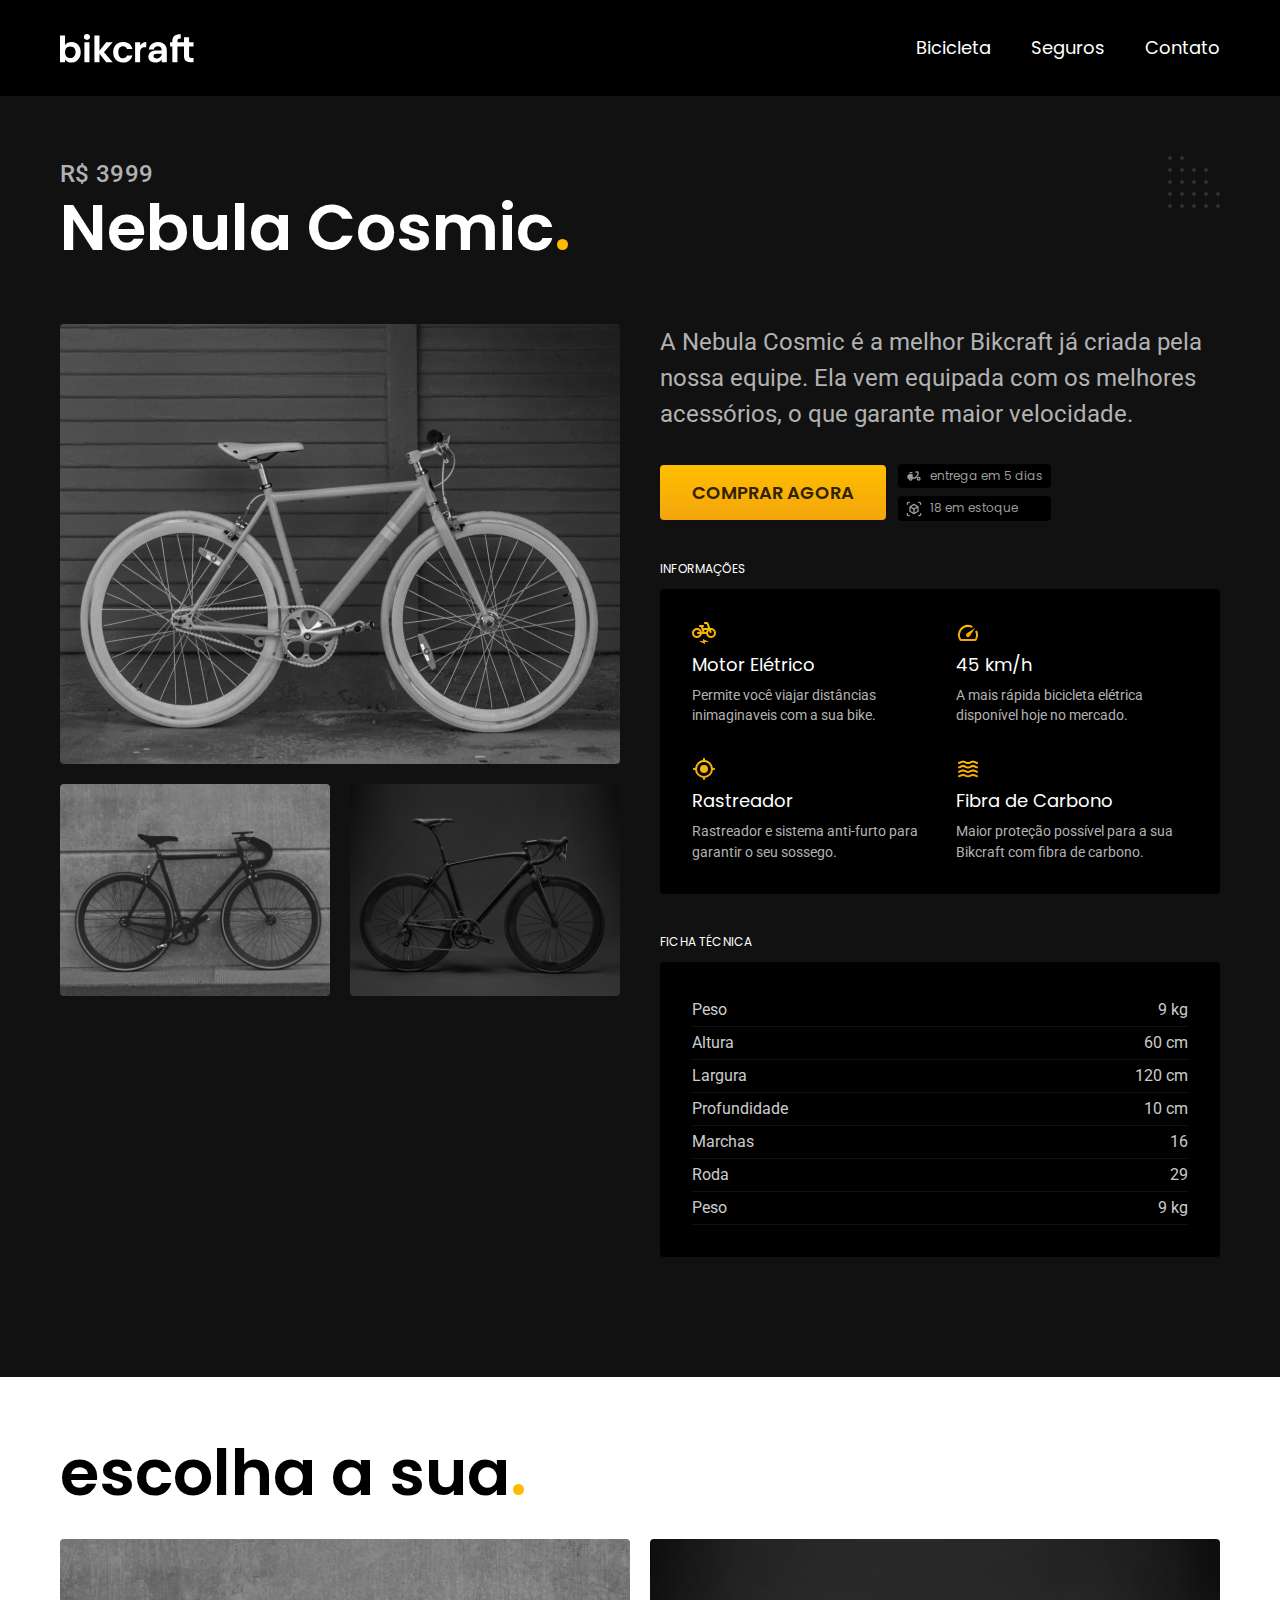
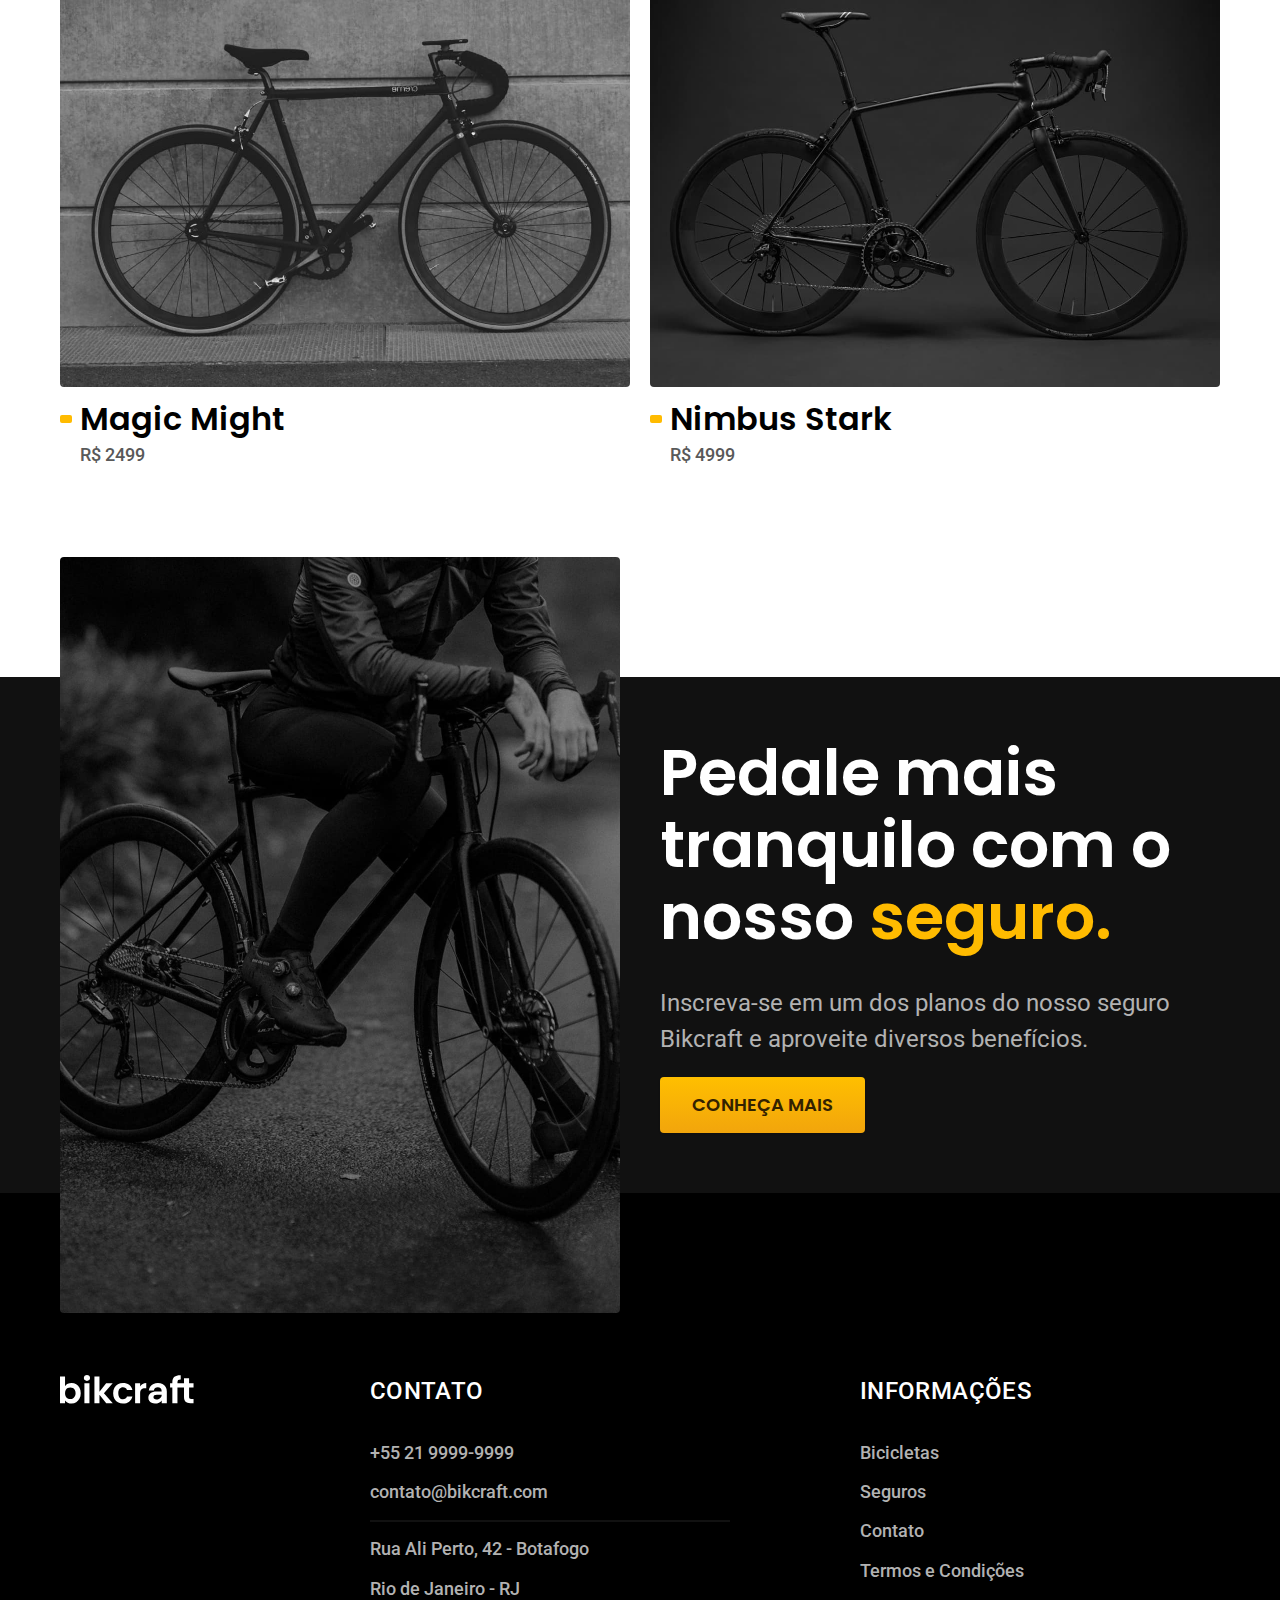
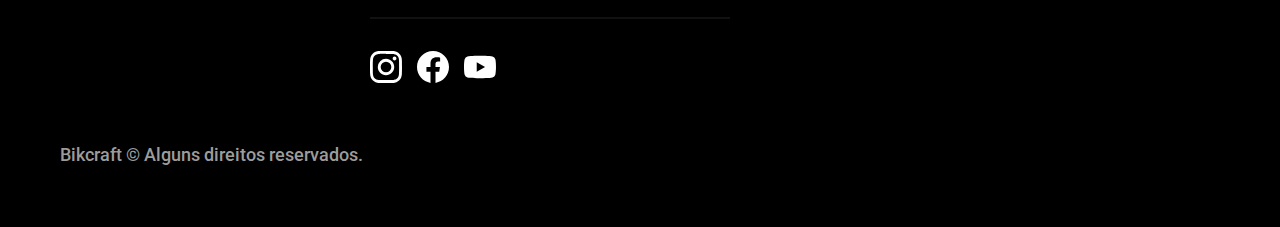
<file: bicicletas/nebula.html>
<!DOCTYPE html>
<html lang="pt-br">

<head>
  <meta charset="UTF-8">
  <meta http-equiv="X-UA-Compatible" content="IE=edge">
  <meta name="viewport" content="width=device-width, initial-scale=1.0">

  <link rel="icon" href="../img/icones/favicon.svg" type="image/svg+xml">
  <link rel="preload" href="../css/style.min.css" as="style">
  <link rel="stylesheet" href="../css/style.min.css">
  <title>Nebula | Bickraft</title>
  <meta name="description" content="Nebula | Bickraft.">

  <link rel="preconnect" href="https://fonts.googleapis.com">
  <link rel="preconnect" href="https://fonts.gstatic.com" crossorigin>
  <link href="https://fonts.googleapis.com/css2?family=Merriweather:wght@900&family=Poppins:wght@400;600&family=Roboto:wght@400;500&display=swap" rel="stylesheet">

  <script>document.documentElement.classList.add('js');</script>
</head>

<body>
  <header class="header-bg">
    <div class="header container">
      <a href="../">
        <img src="../img/bikcraft.svg" alt="logo">
      </a>
      <nav aria-label="primaria">
        <ul class="header-menu font-1-m">
          <li><a href="../bicicletas.html" class="cor-0">Bicicleta</a></li>
          <li><a href="../seguro.html" class="cor-0">Seguros</a></li>
          <li><a href="../contato.html" class="cor-0">Contato</a></li>
        </ul>
      </nav>
    </div>
  </header>
  <main>
    <div class="titulo-bg">
      <div class="titulo-container container">
        <p class="font-2-l-b cor-5 titulo-preco">R$ 3999</p>
        <h1 class="font-1-xxl cor-0">Nebula Cosmic<span class="cor-p1">.</span></h1>
      </div>
      <div class="magic-container container">
        <div class="magic-conteudo">
          <div class="magic-imgs">
            <img src="../img/bicicleta/nimbus3.jpg" alt="Bicicleta1">
            <img src="../img/bicicleta/nimbus2.jpg" alt="Bicicleta2">
            <img src="../img/bicicleta/nimbus1.jpg" alt="Bicicleta3">
          </div>
          <div class="magic-descricao">
            <p class="font-2-l cor-5">A Nebula Cosmic é a melhor Bikcraft já criada pela nossa equipe. Ela vem equipada com os melhores acessórios, o que garante maior velocidade.</p>
            <div class="magic-comprar">
              <div>
                <a class="botao" href="../orcamento.html?tipo=bikcraft&produto=nebula">comprar agora</a>
              </div>
              <div class="spans">
                <span class="font-1-xs cor-6">
                  <img src="../img/icones/entrega.svg" alt="">
                  entrega em 5 dias
                </span>
                <span class="font-1-xs cor-6">
                  <img src="../img/icones/estoque.svg" alt="">
                  18 em estoque
                </span>
              </div>
            </div>
            <h2 class="font-1-xs cor-0">INFORMAÇÕES</h2>
            <ul class="magic-informacoes">
              <li>
                <img src="../img/icones/eletrica.svg" alt="">
                <h3 class="font-1-m cor-0">Motor Elétrico</h3>
                <p class="font-2-xs cor-5">Permite você viajar distâncias inimaginaveis com a sua bike.</p>
              </li>
              <li>
                <img src="../img/icones/velocidade.svg" alt="">
                <h3 class="font-1-m cor-0">45 km/h</h3>
                <p class="font-2-xs cor-5">A mais rápida bicicleta elétrica disponível hoje no mercado.</p>
              </li>
              <li>
                <img src="../img/icones/rastreador.svg" alt="">
                <h3 class="font-1-m cor-0">Rastreador</h3>
                <p class="font-2-xs cor-5">Rastreador e sistema anti-furto para garantir o seu sossego.</p>
              </li>
              <li>
                <img src="../img/icones/carbono.svg" alt="">
                <h3 class="font-1-m cor-0">Fibra de Carbono</h3>
                <p class="font-2-xs cor-5">Maior proteção possível para a sua Bikcraft com fibra de carbono.</p>
              </li>
            </ul>
            <h2 class="font-1-xs cor-0">FICHA TÉCNICA</h2>
            <ul class="magic-ficha font-2-s cor-4">
              <li>Peso
                <span>9 kg</span>
              </li>
              <li>Altura
                <span>60 cm</span>
              </li>
              <li>Largura
                <span>120 cm</span>
              </li>
              <li>Profundidade
                <span>10 cm</span>
              </li>
              <li>Marchas
                <span>16</span>
              </li>
              <li>Roda
                <span>29</span>
              </li>
              <li>Peso
                <span>9 kg</span>
              </li>
            </ul>
          </div>
        </div>
      </div>
    </div>
  </main>
  <article class="bicicletas">
    <h2 class="container font-1-xxl cor-12">escolha a sua<span class="cor-p1">.</span></h2>
    <ul class=" bicicleta-lista container">
      <li>
        <a href="../bicicletas/magic.html">
          <img src="../img/bicicleta/nimbus2.jpg" alt="Bicicleta Preta">
          <h3 class="font-1-xl cor-12">Magic Might</h3>
          <span class="font-2-m cor-8">R$ 2499</span>
        </a>
      </li>
      <li>
        <a href="../bicicletas/nimbus.html">
          <img src="../img/bicicleta/nimbus1.jpg" alt="Bicicleta Preta">
          <h3 class="font-1-xl cor-12">Nimbus Stark</h3>
          <span class="font-2-m cor-8">R$ 4999</span>
        </a>
      </li>
    </ul>
  </article>
  <article class="magic-seguro-bg">
    <div class="magic-sefuro-container container">
      <div class="magic-seguro-conteudo">
        <div class="magic-seguro-img">
          <img id="img-seg" src="../img/fotos/seguros.jpg" alt="Homem descansando e observando a paisagem com sua bicicleta.">
        </div>
        <div class="magic-seguro">
          <h2 class="font-1-xxl cor-0">Pedale mais tranquilo com o nosso <span class="cor-p1">seguro.</span></h2>
          <p class="font-2-l cor-5">Inscreva-se em um dos planos do nosso seguro Bikcraft e aproveite diversos benefícios.</p>
          <a class="botao" href="../seguro.html">conheça mais</a>
        </div>
      </div>
    </div>
  </article>
  <footer class="footer-bg">
    <div class="footer-container container">
      <div class="footer-logo">
        <img src="../img/bikcraft.svg" alt="Logo">
      </div>
      <div class="footer-contato">
        <h3 class="font-2-l-b cor-0">CONTATO</h3>
        <ul class="font-2-m cor-5">
          <li><a href="../">+55 21 9999-9999</a></li>
          <li><a href="../">contato@bikcraft.com</a></li>
          <li><a href="../">Rua Ali Perto, 42 - Botafogo</a></li>
          <li><a href="../">Rio de Janeiro - RJ</a></li>
        </ul>
        <div class="footer-redes">
          <a href="../">
            <img src="../img/redes/instagram.svg" width="32" height="32" alt="Instagram">
            <img src="../img/redes/facebook.svg" width="32" height="32" alt="Facebook">
            <img src="../img/redes/youtube.svg" width="32" height="32" alt="Youtube">
          </a>
        </div>
      </div>
      <div class="footer-informacoes">
        <h3 class="font-2-l-b cor-0">INFORMAÇÕES</h3>
        <nav>
          <ul class="font-2-m">
            <li><a href="../bicicletas.html">Bicicletas</a></li>
            <li><a href="../seguro.html">Seguros</a></li>
            <li><a href="../contato.html">Contato</a></li>
            <li><a href="../termos.html">Termos e Condições</a></li>
          </ul>
        </nav>
      </div>
      <p class="footer-copy font-2-m cor-6">Bikcraft © Alguns direitos reservados.</p>
    </div>
  </footer>
  <script src="../js/script.js"></script>
</body>
</file>
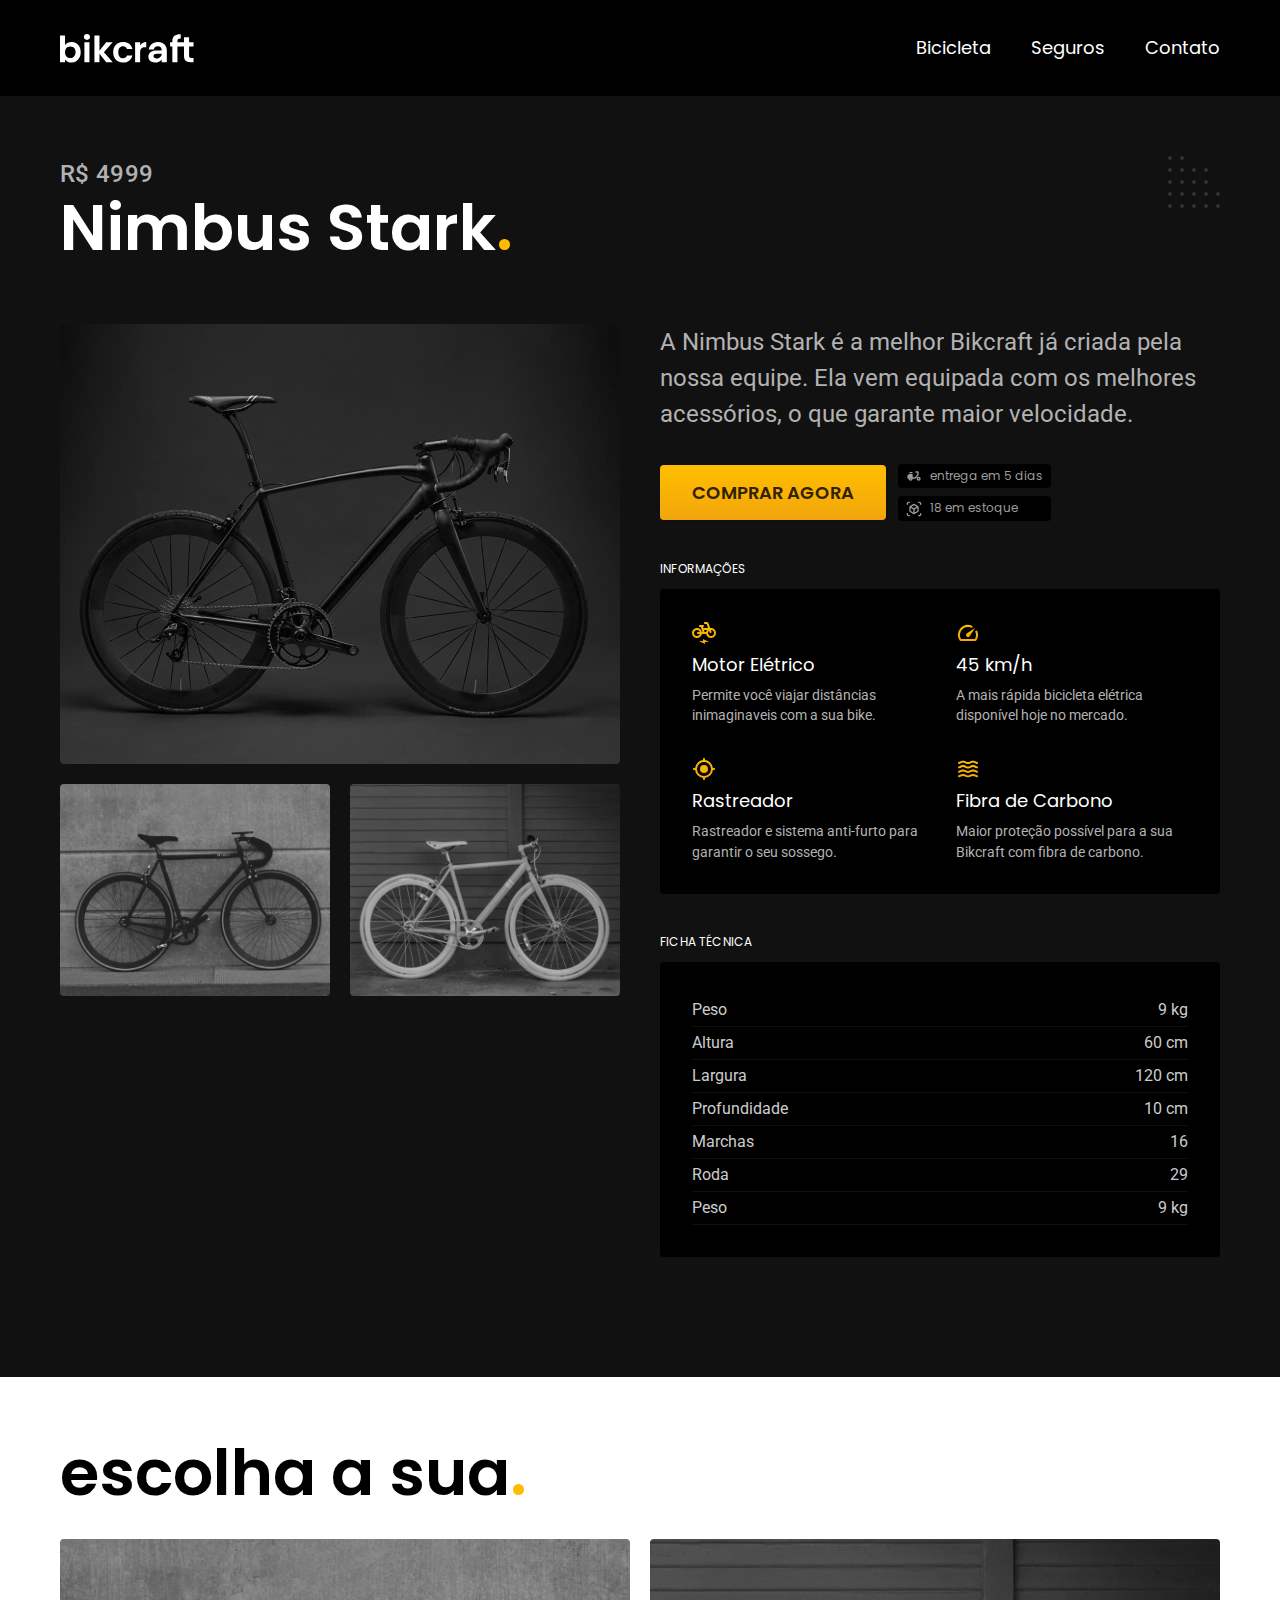
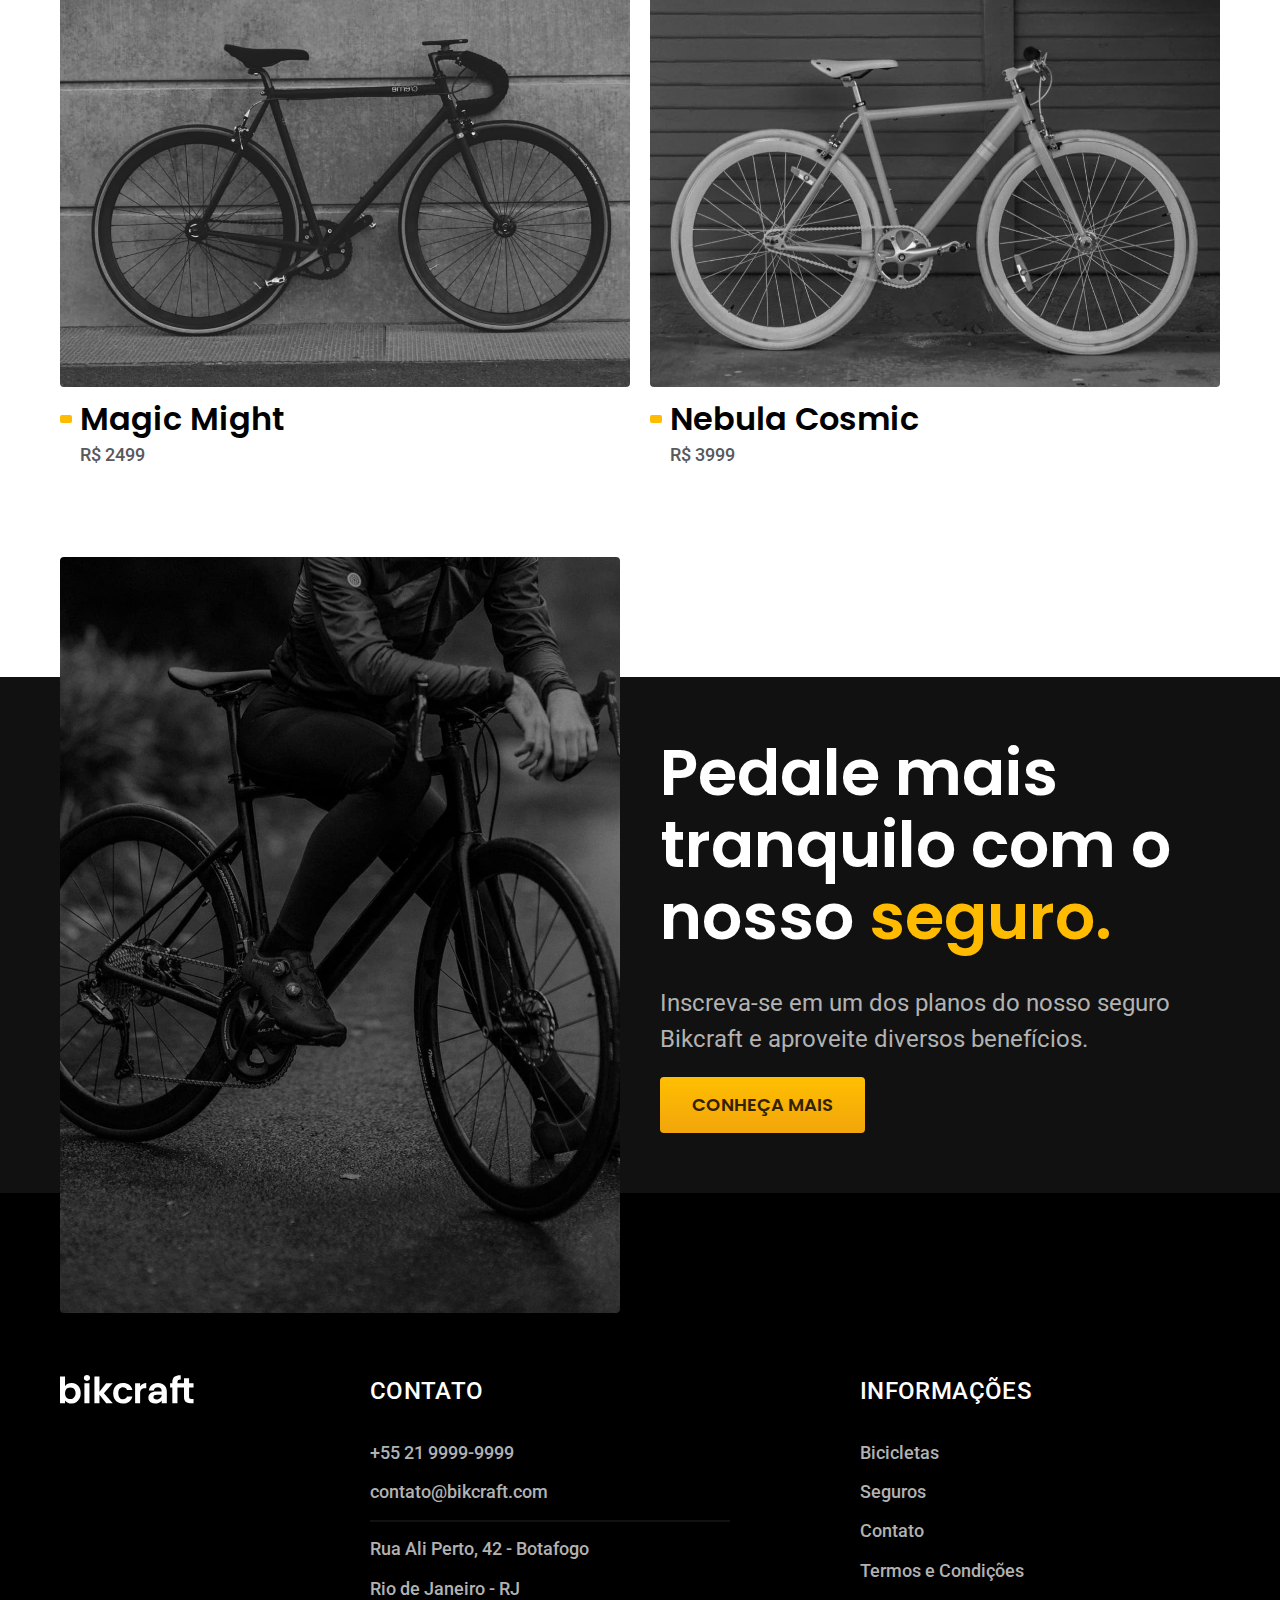
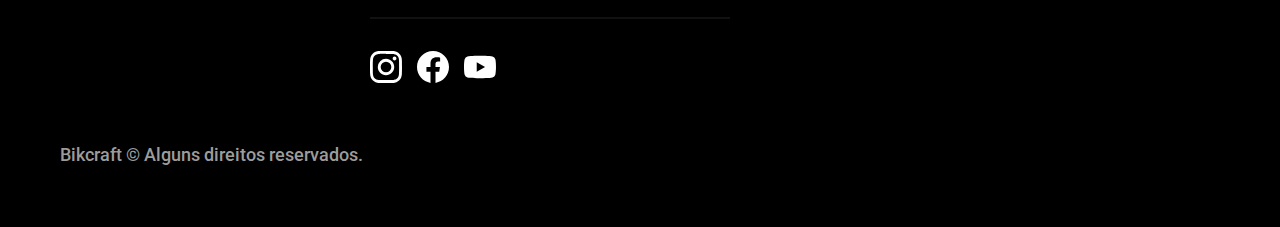
<file: bicicletas/nimbus.html>
<!DOCTYPE html>
<html lang="pt-br">

<head>
  <meta charset="UTF-8">
  <meta http-equiv="X-UA-Compatible" content="IE=edge">
  <meta name="viewport" content="width=device-width, initial-scale=1.0">

  <link rel="icon" href="../img/icones/favicon.svg" type="image/svg+xml">
  <link rel="preload" href="../css/style.min.css" as="style">
  <link rel="stylesheet" href="../css/style.min.css">
  <title>Nimbus | Bickraft</title>
  <meta name="description" content="Nimbus | Bickraft.">

  <link rel="preconnect" href="https://fonts.googleapis.com">
  <link rel="preconnect" href="https://fonts.gstatic.com" crossorigin>
  <link href="https://fonts.googleapis.com/css2?family=Merriweather:wght@900&family=Poppins:wght@400;600&family=Roboto:wght@400;500&display=swap" rel="stylesheet">

  <script>document.documentElement.classList.add('js');</script>
</head>

<body>
  <header class="header-bg">
    <div class="header container">
      <a href="../">
        <img src="../img/bikcraft.svg" alt="logo">
      </a>
      <nav aria-label="primaria">
        <ul class="header-menu font-1-m">
          <li><a href="../bicicletas.html" class="cor-0">Bicicleta</a></li>
          <li><a href="../seguro.html" class="cor-0">Seguros</a></li>
          <li><a href="../contato.html" class="cor-0">Contato</a></li>
        </ul>
      </nav>
    </div>
  </header>
  <main>
    <div class="titulo-bg">
      <div class="titulo-container container">
        <p class="font-2-l-b cor-5 titulo-preco">R$ 4999</p>
        <h1 class="font-1-xxl cor-0">Nimbus Stark<span class="cor-p1">.</span></h1>
      </div>
      <div class="magic-container container">
        <div class="magic-conteudo">
          <div class="magic-imgs">
            <img src="../img/bicicleta/nimbus1.jpg" alt="Bicicleta1">
            <img src="../img/bicicleta/nimbus2.jpg" alt="Bicicleta2">
            <img src="../img/bicicleta/nimbus3.jpg" alt="Bicicleta3">
          </div>
          <div class="magic-descricao">
            <p class="font-2-l cor-5">A Nimbus Stark é a melhor Bikcraft já criada pela nossa equipe. Ela vem equipada com os melhores acessórios, o que garante maior velocidade.</p>
            <div class="magic-comprar">
              <div>
                <a class="botao" href="../orcamento.html?tipo=bikcraft&produto=nimbus">comprar agora</a>
              </div>
              <div class="spans">
                <span class="font-1-xs cor-6">
                  <img src="../img/icones/entrega.svg" alt="">
                  entrega em 5 dias
                </span>
                <span class="font-1-xs cor-6">
                  <img src="../img/icones/estoque.svg" alt="">
                  18 em estoque
                </span>
              </div>
            </div>
            <h2 class="font-1-xs cor-0">INFORMAÇÕES</h2>
            <ul class="magic-informacoes">
              <li>
                <img src="../img/icones/eletrica.svg" alt="">
                <h3 class="font-1-m cor-0">Motor Elétrico</h3>
                <p class="font-2-xs cor-5">Permite você viajar distâncias inimaginaveis com a sua bike.</p>
              </li>
              <li>
                <img src="../img/icones/velocidade.svg" alt="">
                <h3 class="font-1-m cor-0">45 km/h</h3>
                <p class="font-2-xs cor-5">A mais rápida bicicleta elétrica disponível hoje no mercado.</p>
              </li>
              <li>
                <img src="../img/icones/rastreador.svg" alt="">
                <h3 class="font-1-m cor-0">Rastreador</h3>
                <p class="font-2-xs cor-5">Rastreador e sistema anti-furto para garantir o seu sossego.</p>
              </li>
              <li>
                <img src="../img/icones/carbono.svg" alt="">
                <h3 class="font-1-m cor-0">Fibra de Carbono</h3>
                <p class="font-2-xs cor-5">Maior proteção possível para a sua Bikcraft com fibra de carbono.</p>
              </li>
            </ul>
            <h2 class="font-1-xs cor-0">FICHA TÉCNICA</h2>
            <ul class="magic-ficha font-2-s cor-4">
              <li>Peso
                <span>9 kg</span>
              </li>
              <li>Altura
                <span>60 cm</span>
              </li>
              <li>Largura
                <span>120 cm</span>
              </li>
              <li>Profundidade
                <span>10 cm</span>
              </li>
              <li>Marchas
                <span>16</span>
              </li>
              <li>Roda
                <span>29</span>
              </li>
              <li>Peso
                <span>9 kg</span>
              </li>
            </ul>
          </div>
        </div>
      </div>
    </div>
  </main>
  <article class="bicicletas">
    <h2 class="container font-1-xxl cor-12">escolha a sua<span class="cor-p1">.</span></h2>
    <ul class=" bicicleta-lista container">
      <li>
        <a href="../bicicletas/magic.html">
          <img src="../img/bicicleta/nimbus2.jpg" alt="Bicicleta Preta">
          <h3 class="font-1-xl cor-12">Magic Might</h3>
          <span class="font-2-m cor-8">R$ 2499</span>
        </a>
      </li>
      <li>
        <a href="../bicicletas/nebula.html">
          <img src="../img/bicicleta/nimbus3.jpg" alt="Bicicleta Preta">
          <h3 class="font-1-xl cor-12">Nebula Cosmic</h3>
          <span class="font-2-m cor-8">R$ 3999</span>
        </a>
      </li>
    </ul>
  </article>
  <article class="magic-seguro-bg">
    <div class="magic-sefuro-container container">
      <div class="magic-seguro-conteudo">
        <div class="magic-seguro-img">
          <img id="img-seg" src="../img/fotos/seguros.jpg" alt="Homem descansando e observando a paisagem com sua bicicleta.">
        </div>
        <div class="magic-seguro">
          <h2 class="font-1-xxl cor-0">Pedale mais tranquilo com o nosso <span class="cor-p1">seguro.</span></h2>
          <p class="font-2-l cor-5">Inscreva-se em um dos planos do nosso seguro Bikcraft e aproveite diversos benefícios.</p>
          <a class="botao" href="../seguro.html">conheça mais</a>
        </div>
      </div>
    </div>
  </article>
  <footer class="footer-bg">
    <div class="footer-container container">
      <div class="footer-logo">
        <img src="../img/bikcraft.svg" alt="Logo">
      </div>
      <div class="footer-contato">
        <h3 class="font-2-l-b cor-0">CONTATO</h3>
        <ul class="font-2-m cor-5">
          <li><a href="../">+55 21 9999-9999</a></li>
          <li><a href="../">contato@bikcraft.com</a></li>
          <li><a href="../">Rua Ali Perto, 42 - Botafogo</a></li>
          <li><a href="../">Rio de Janeiro - RJ</a></li>
        </ul>
        <div class="footer-redes">
          <a href="../">
            <img src="../img/redes/instagram.svg" width="32" height="32" alt="Instagram">
            <img src="../img/redes/facebook.svg" width="32" height="32" alt="Facebook">
            <img src="../img/redes/youtube.svg" width="32" height="32" alt="Youtube">
          </a>
        </div>
      </div>
      <div class="footer-informacoes">
        <h3 class="font-2-l-b cor-0">INFORMAÇÕES</h3>
        <nav>
          <ul class="font-2-m">
            <li><a href="../bicicletas.html">Bicicletas</a></li>
            <li><a href="../seguro.html">Seguros</a></li>
            <li><a href="../contato.html">Contato</a></li>
            <li><a href="../termos.html">Termos e Condições</a></li>
          </ul>
        </nav>
      </div>
      <p class="footer-copy font-2-m cor-6">Bikcraft © Alguns direitos reservados.</p>
    </div>
  </footer>
  <script src="../js/script.js"></script>
</body>
</file>
<file: css/style.css>
@import url(./global/global.css);
@import url(./utilidades/tipografia.css);
@import url(./utilidades/cores.css);
@import url(./utilidades/animacao.css);

@import url(./global/header.css);
@import url(./global/footer.css);

/*Utilidades*/
@import url(./utilidades/componentes.css);
@import url(./utilidades/formularios.css);

/*Home*/
@import url(./home/introducao.css);
@import url(./bicicleta/bicicleta.css);
@import url(./home/tecnologia.css);
@import url(./home/parceiros.css);
@import url(./home/depoimento.css);
@import url(./bicicleta/seguro.css);

/*Termos*/
@import url(./termos/termos.css);

/*Seguro*/
@import url(./seguros/perguntas.css);
@import url(./seguros/seguros.css);
@import url(./seguros/vantagens.css);

/*Bicicletas*/
@import url(./bicicletas/bicicletas.css);
@import url(./bicicletas/bicicletas-lista.css);

/*Bicicleta*/
@import url(./bicicleta/bicicleta.css);
@import url(./bicicleta/seguro.css);

/*Contato*/
@import url(./contato/contato.css);
@import url(./contato/lojas.css);

/*Orçamento*/
@import url(./orcamento/orcamento.css);
</file>
<file: css/style.min.css>
body{margin:0}a,blockquote,dd,dl,h1,h2,h3,li,p,span,ul{margin:0;padding:0}a{text-decoration:none}li,ul{list-style:none}img{display:block;max-width:100%;height:auto}[src$=".jpg"]{border-radius:4px}.font-1-xs{font:400 0.75rem/1.35 Poppins,sans-serif}.font-2-xs{font:400 0.875rem/1.43 Roboto,sans-serif}.font-1-s{font:400 1rem/1.5 Poppins,sans-serif}.font-2-s{font:400 1rem/1.5 Roboto,sans-serif}.font-1-m,.font-1-m-b{font:400 1.125rem/1.35 Poppins,sans-serif}.font-1-m-b{font-weight:600}.font-2-m{font:500 1.125rem/1.35 Roboto,sans-serif}.font-1-l{font:400 1.5rem/1.5 Poppins,sans-serif}.font-2-l,.font-2-l-b{font:400 1.5rem/1.5 Roboto,sans-serif}.font-2-l-b{font-weight:500;letter-spacing:.015em;text-transform:uppercase}.font-1-xl{font:600 2rem/1.25 Poppins,sans-serif}.font-2-xl{font:500 2rem/1.25 Roboto,sans-serif}.font-1-xxl{font:600 4rem/1.125 Poppins,sans-serif}.font-3-xl-b{font:900 2rem/1.5 Merriweather,serif}@media (max-width:1200px){.font-1-xxl{font-size:3rem}.font-2-l,.font-2-l-b{font-size:1.125rem}}@media (max-width:800px){.font-1-xxl{font-size:2rem}.font-1-xl,.font-2-xl{font-size:1.5rem}.font-3-xl-b{font:900 1.5rem/1.5 Merriweather,serif}}@media (max-width:600px){.header-menu a{font-size:.875rem}}:root{--cor-0:#ffffff;--cor-1:#f7f7f7;--cor-2:#ededed;--cor-3:#dedede;--cor-4:#cccccc;--cor-5:#b2b2b2;--cor-6:#9c9c9c;--cor-7:#717171;--cor-8:#595959;--cor-9:#404040;--cor-10:#2e2e2e;--cor-11:#111111;--cor-12:#000000;--cor-p1:#ffbb00;--cor-p2:#e4a30b;--cor-p3:#a66f00;--cor-p4:#664400;--cor-p5:#332200}.cor-0{color:var(--cor-0)}.cor-1{color:var(--cor-1)}.cor-2{color:var(--cor-2)}.cor-3{color:var(--cor-3)}.cor-4{color:var(--cor-4)}.cor-5{color:var(--cor-5)}.cor-6{color:var(--cor-6)}.cor-7{color:var(--cor-7)}.cor-8{color:var(--cor-8)}.cor-9{color:var(--cor-9)}.cor-10{color:var(--cor-10)}.cor-11{color:var(--cor-11)}.cor-12{color:var(--cor-12)}.cor-p1{color:var(--cor-p1)}.cor-p2{color:var(--cor-p2)}.cor-p3{color:var(--cor-p3)}.cor-p4{color:var(--cor-p4)}.cor-p5{color:var(--cor-p5)}.header-bg{background-color:var(--cor-12)}.header-menu a:after{background-color:var(--cor-0)}@media (max-width:800px){.header-menu a{background-color:var(--cor-11)}.header-menu a:hover{background-color:var(--cor-10)}}.introducao-bg{background:var(--cor-12) url(../img/dec/bottom-left.svg) no-repeat bottom 160px left 20px;box-shadow:inset 0 -120px var(--cor-0)}@media (max-width:800px){.introducao-bg{background-color:#111;box-shadow:inset 0 -60px #fff}}.tecnologia-bg{background:var(--cor-11);box-shadow:inset 0 80px var(--cor-0),inset 0 -80px var(--cor-0)}@media (max-width:800px){.tecnologia-bg{box-shadow:initial}}.depoimento-bg{background:var(--cor-p1)}.seguros-bg{background-color:var(--cor-11)}.seguros-conteudo{background-color:var(--cor-12)}.js .fadeInDown{transform:translate3d(0,-20px,0)}.js .fadeInUp{transform:translate3d(0,20px,0)}.js .js .fadeInRight{transform:translate3d(20px,0,0)}.js .fadeInLeft{transform:translate3d(-20px,0,0)}.js [data-anime]{opacity:0}.js .anime{opacity:1;transform:none;transition:transform .8s,opacity .8s}.header{display:flex;flex-wrap:wrap;justify-content:space-between;align-items:center;gap:20px;padding-top:20px;padding-bottom:20px}.header-menu{display:flex;flex-wrap:wrap;gap:40px}.header-menu a{padding:16px 0;display:inline-block;position:relative}.header-menu a:after{content:"";display:block;width:0%;height:2px;margin-top:4px;transition:.3s;position:absolute}.header-menu a.ativo::after,.header-menu a:hover::after{width:100%}@media (max-width:800px){.header-menu{gap:20px}.header-menu a{padding:12px 16px;border-radius:4px}.header-menu a:after{display:none}}@media (max-width:600px){.header-menu{gap:12px}.header-menu a{padding:8px 12px}}@media (max-width:500px){.header{justify-content:center}.header-menu{justify-content:center}}.footer-bg{background-color:var(--cor-12)}.footer-container{display:grid;grid-template-columns:3fr 5fr 4fr;gap:40px;padding-top:60px;padding-bottom:60px}.footer-container p{grid-column:1/-1}.footer-redes a{display:flex;gap:15px;margin-bottom:20px}.footer-contato ul{margin-bottom:32px}.footer-contato li+li,.footer-informacoes li+li{margin-top:15px}.footer-contato h3,.footer-informacoes h3{margin-bottom:32px}.footer-contato a,.footer-informacoes a{color:var(--cor-5)}.footer-contato a:hover,.footer-informacoes a:hover{color:var(--cor-0)}.footer-contato li:nth-child(2n)::after{content:"";display:block;max-width:360px;height:2px;background:var(--cor-11);margin-top:16px}@media (max-width:800px){.footer-container{display:grid;grid-template-columns:1fr;padding-top:0;padding-bottom:40px}.footer-logo img{display:none}}.container{max-width:1200px;padding-left:20px;padding-right:20px;margin-left:auto;margin-right:auto;box-sizing:border-box}.container2{max-width:1400px;padding-left:20px;padding-right:20px;margin-left:auto;margin-right:auto;box-sizing:border-box}.botao{display:inline-block;background:linear-gradient(#ffbf00,#f2a50c);color:#320;padding:16px 32px;border-radius:4px;box-shadow:0 1px 2px rgba(0,0,0,.1);text-transform:uppercase;border:none;cursor:pointer;font-size:18px;line-height:1.33;font-family:poppins;font-weight:600}.botao:hover{background:linear-gradient(#ffb60d,#e59317)}.botao.secundario{background:var(--cor-10);color:var(--cor-2)}.botao.secundario:hover{background:var(--cor-9)}.botao.seta{display:flex;align-items:center}.botao.seta::after{content:"";display:inline-block;width:18px;height:10px;margin-left:12px;background-image:url(../img/icones/seta.svg);transition:transform .2s}.botao.seta:hover::after{transform:translateX(4px)}.link{display:inline-block;color:var(--cor-p1);font:500 1.5rem/1.5 Poppins,sans-serif;text-transform:uppercase}.link:hover{color:var(--cor-0)}.link::after{content:"";display:block;width:100%;height:4px;background:currentColor}.titulo-bg{background-color:var(--cor-11);padding-top:60px;padding-bottom:60px}.titulo-container{background:url(../img/dec/top-right.svg) no-repeat top right 20px}.titulo-preco{text-transform:uppercase!important}@media (max-width:800px){.titulo-container p{text-transform:lowercase}}.form{display:grid;grid-template-columns:1fr 1fr;gap:20px}.form h2{grid-column:1/-1;position:relative}.form h2::before{content:"";display:inline-block;width:4px;height:12px;background-color:var(--cor-p1);margin-right:4px;position:absolute;top:2px;left:-12px}.form #email{margin-bottom:30px}.form label{display:block;font:400 1rem/1.5 poppins,sans-serif;margin-bottom:4px}.col-2{grid-column:span 2}.form input[type=email],.form input[type=text],.form textarea{font:400 1rem/1.5 roboto,sans-serif;background:var(--cor-1);border:1px solid var(--cor-2);border-radius:4px;padding:12px;width:100%;box-sizing:border-box}.form input[type=email]:focus,.form input[type=text]:focus,.form textarea:focus{outline:0;border-color:var(--cor-p1);background:var(--cor-0);box-shadow:0 0 0 2px #fea}.form button{place-self:start}@media (max-width:600px){.form{grid-template-columns:1fr}.col-2{grid-column:1}}.introducao-container{display:grid;grid-template-columns:1fr 1fr;gap:0 40px}.introducao-conteudo{align-self:end;margin-bottom:200px}.introducao-conteudo h1{margin-bottom:32px}.introducao-conteudo p{margin-bottom:20px}.introducao-img img{width:100%;height:100%;object-fit:cover}@media (max-width:1200px){.introducao-conteudo h1{font-size:48px}.introducao-conteudo p{font-size:18px}}@media (max-width:800px){.introducao-bg{padding-top:40px}.introducao-container{grid-template-columns:1fr;gap:32px}.introducao-conteudo{margin-bottom:0}.introducao-conteudo h1{font-size:32px;margin-bottom:16px}.introducao-img img{height:300px;width:100%}}@media (max-width:600px){.botao{padding:12px 16px;font-size:16px}}.magic-conteudo{display:grid;grid-template-columns:1fr 1fr;align-items:start;gap:40px;padding-top:60px;padding-bottom:60px}.magic-imgs{display:flex;flex-wrap:wrap;gap:20px}.magic-imgs img:first-child{min-width:100%}.magic-imgs img{flex:1;min-width:200px}.magic-descricao{display:block}.magic-descricao>p{margin-bottom:32px}.magic-comprar{display:grid;grid-template-columns:max-content auto;align-items:center;justify-items:start;gap:8px 12px;margin-bottom:40px}.magic-comprar a{grid-row:span 2}.magic-comprar span{display:flex;align-items:center;background-color:var(--cor-12);gap:8px;padding:4px 8px;border-radius:4px}.spans span+span{margin-top:8px}.magic-descricao h2{text-transform:uppercase;letter-spacing:.015em;margin-bottom:12px}.magic-ficha,.magic-informacoes{padding:32px;background-color:var(--cor-12);border-radius:4px}.magic-informacoes{display:grid;grid-template-columns:1fr 1fr;gap:32px;margin-bottom:40px}.magic-informacoes img{width:24px;margin-bottom:8px}.magic-informacoes h3{margin-bottom:8px}.magic-ficha li{padding:4px 0;display:flex;justify-content:space-between;border-bottom:1px solid var(--cor-11)}@media (max-width:800px){.magic-conteudo{grid-template-columns:1fr;padding-top:40px;padding-bottom:40px}}.magic-seguro-bg{background-color:var(--cor-11);box-shadow:inset 0 120px var(--cor-0),inset 0 -120px var(--cor-12)}.magic-seguro-conteudo{display:grid;grid-template-columns:1fr 1fr;gap:40px;align-items:center}#img-seg{width:100%!important;height:756px!important;object-fit:cover!important}.magic-seguro{padding-top:180px;padding-bottom:180px}.magic-seguro h2{margin-bottom:32px}.magic-seguro p{margin-bottom:20px}@media (max-width:800px){.magic-seguro-conteudo{grid-template-columns:1fr}.magic-seguro-bg{background-color:var(--cor-11);box-shadow:inset 0 -60px var(--cor-12);padding-top:40px;padding-bottom:40px}.magic-seguro{grid-row:1;padding-top:0;padding-bottom:0}}.tecnologia-container{display:grid;grid-template-columns:1fr 1fr;gap:0 40px}.tecnologia-conteudo{margin-top:160px;margin-bottom:160px}.tecnologia-conteudo>span{display:block;margin-bottom:20px}.tecnologia-conteudo h2{margin-bottom:32px}.tecnologia-conteudo>p{margin-bottom:20px}.link{margin-bottom:80px}.tecnologia-subconteudo{display:flex;gap:40px}.tecnologia-subconteudo img{margin-bottom:8px;width:24px}.tecnologia-subconteudo h3{margin-bottom:8px;width:max-content}.tecnologia-img img{width:100%;height:100%;object-fit:cover;object-position:left}@media (max-width:800px){.tecnologia-container{grid-template-columns:1fr}.tecnologia-img img{display:none}.tecnologia-conteudo{padding-top:60px;padding-bottom:60px;margin-top:0;margin-bottom:0}.link{margin-bottom:60px}.tecnologia-conteudo span{margin-bottom:20px}.tecnologia-conteudo h2{margin-bottom:20px}.tecnologia-conteudo p{margin-bottom:20px}.tecnologia-subconteudo{flex-direction:column;gap:20px}}.parceiros{padding-top:60px;padding-bottom:120px}.parceiros h2{margin-bottom:60px}.parceiro-container ul{display:grid;grid-template-columns:repeat(4,1fr);padding:0 20px;margin:20px}.parceiro-container li{display:flex;padding:32px;border-left:2px solid var(--cor-2);justify-content:center}.parceiro-container li:first-child,.parceiro-container li:nth-child(5){border-left:none}.parceiro-container li:nth-child(n+5){border-top:2px solid var(--cor-2)}@media (max-width:800px){.parceiro-container ul{display:grid;grid-template-columns:repeat(2,1fr)}.parceiro-container li:nth-child(3),.parceiro-container li:nth-child(7){border-left:none}.parceiro-container li:nth-child(n+3){border-top:2px solid var(--cor-2)}.parceiros{padding-bottom:60px}.parceiros h2{margin-bottom:20px}}.depoimento-container{display:grid;grid-template-columns:repeat(2,1fr);overflow:hidden}.depoimento-img img{width:100%;height:100%;object-fit:cover;border-radius:0}.depoimento-conteudo{align-self:end;padding:40px 40px 80px 80px;background:url(../img/dec/bottom-right-p.svg) no-repeat bottom 40px right 40px}.depoimento-conteudo p{margin-bottom:32px;font-style:italic;max-width:32ch;position:relative}.depoimento-conteudo p::before{content:"“";left:-70px;top:-20px}.depoimento-conteudo p::after{content:"”"}.depoimento-conteudo p::after,.depoimento-conteudo p::before{font-size:5rem;color:var(--cor-p2);position:absolute}@media (min-width:1200px){.depoimento-img{max-height:520px}}@media (max-width:800px){.depoimento-container{display:grid;grid-template-columns:1fr}.depoimento-img{max-height:200px}.depoimento-conteudo{padding:40px 20px;margin:auto;text-align:center}.depoimento-conteudo p::after,.depoimento-conteudo p::before{font-size:3rem}.depoimento-conteudo p::before{content:"“";left:-40px}}.seguros-container{display:grid;grid-template-columns:repeat(2,1fr);gap:40px;padding-top:60px;padding-bottom:60px;align-items:center}.seguros-container h2{grid-column:1/-1}.seguros-conteudo h3{margin-bottom:20px}.seguros-conteudo span{display:block;text-align:end}.seguros-conteudo ul,a{grid-column:1/-1}.seguros-conteudo a{place-self:start}.seguros-conteudo ul{margin-bottom:20px}.seguros-conteudo li+li{margin-top:20px}.seguros-conteudo li{display:flex;align-items:center;position:relative}.seguros-conteudo li::before{content:"";width:13px;height:9px;background-image:url(../img/icones/lista.svg);position:absolute;left:-21px}.seguros-conteudo{display:grid;grid-template-columns:1fr auto;gap:20px;padding:32px 32px 32px 60px;border-radius:4px}@media (max-width:800px){.seguros-container{display:grid;grid-template-columns:1fr}}.termos{padding-top:60px;padding-bottom:60px}.termos h2{margin-bottom:30px}.termos p{max-width:75ch;margin-bottom:20px}.termos p+h2{margin-top:40px}.perguntas-container{padding-top:60px;padding-bottom:60px}.perguntas-container h2{padding-bottom:60px}.perguntas-container dl>div{padding:20px;border-radius:4px;margin-bottom:20px}.perguntas-container dl>div:nth-child(odd){background-color:var(--cor-2)}.perguntas-container button{display:grid;grid-template-columns:auto 1fr auto;gap:8px;align-items:center;cursor:pointer;border:none;background:0 0;width:100%;text-align:left}.js .perguntas-container dd{display:none}.js .perguntas-container dd.ativa{display:block}.perguntas-container dd{padding-top:16px;padding-left:20px;max-width:80ch}.perguntas-container button::before{content:"";display:inline-block;border-radius:2px;width:12px;height:8px;background-color:var(--cor-p1)}.perguntas-container button::after{content:"";display:inline-block;width:14px;height:6px;background-image:url(../img/icones/seta-abrir.svg);transition:.3s}.perguntas-container button:hover::after,.perguntas-container button[aria-expanded=true]::after{transform:rotate(180deg)}.seguros-container{padding-top:0}@media (max-width:800px){#seguro .seguros-container{padding-top:0}}.vantagens-bg{background-color:var(--cor-12)}.vantagens-container{padding-top:60px;padding-bottom:60px}.vantagens-container h2{padding-bottom:60px}.vantagens-container ul{display:grid;grid-template-columns:repeat(auto-fit,minmax(280px,max-content));gap:40px 80px}@media (max-width:800px){.vantagens-container ul{gap:20px}}.bicicletas-container{display:grid;grid-template-columns:1fr 1fr;gap:40px;padding-top:60px;padding-bottom:60px;background:url(../img/dec/top-right.svg) no-repeat top 40px right 20px}.bicicletas-bg{background:linear-gradient(to right,var(--cor-0) 30%,var(--cor-12) 0)}.bicicletas-imagem{position:relative}.bicicletas-container span{padding:8px 16px 8px 8px;display:inline-block;background-color:var(--cor-12);text-transform:uppercase;border-radius:4px 0 0 4px;position:absolute;top:20px;right:0}.bicicletas-imagem img{width:100%;height:auto;object-fit:cover}.bicicletas-conteudo h2{margin-bottom:20px}.bicicletas-conteudo p{margin-bottom:32px}.bicicletas-lista{display:grid;grid-template-columns:1fr auto;gap:20px}.bicicletas-lista li+li{margin-top:16px}.bicicletas-botao{place-self:end}.bicicletas-conteudo h2::before{content:"";display:block;width:12px;height:8px;border-radius:2px;background-color:var(--cor-p1);margin-bottom:10px}.bicicletas-lista li{display:flex}.bicicletas-lista li img{width:24px;height:24px;margin-right:8px;display:block}@media (max-width:800px){.bicicletas-container{display:grid;grid-template-columns:1fr;background:0 0}.bicicletas-container:nth-child(odd){background-color:var(--cor-11)}}@media (max-width:600px){.bicicletas-lista{display:flex;flex-direction:column}.bicicletas-lista ul{display:grid;grid-template-columns:1fr 1fr;font-size:1rem}.bicicletas-botao{align-self:start;margin-top:20px}.bicicletas-lista li+li{margin-top:0}.bicicletas-lista li:first-child,.bicicletas-lista li:nth-child(3){margin-bottom:8px}}.bicicletas{padding-top:60px;padding-bottom:80px}.bicicletas h2{margin-bottom:30px}.bicicletas ul{display:flex;gap:20px;overflow-x:scroll}.bicicleta-lista a{display:inline-block;margin-bottom:10px}.bicicleta-lista img{min-width:300px;margin-bottom:12px}.bicicleta-lista h3{display:flex;align-items:center;margin-bottom:4px}.bicicleta-lista h3::before{content:"";display:inline-block;width:12px;height:8px;background-color:var(--cor-p1);transition:width .2s;margin-right:8px;border-radius:2px}.bicicleta-lista a:hover h3::before{width:18px}.bicicleta-lista span::before{content:"";display:inline-block;width:12px;height:8px;background-color:transparent;transition:width .2s;margin-right:8px}.bicicleta-lista a:hover span::before{width:18px}#contato,#orcamento{background:linear-gradient(var(--cor-11) 600px,var(--cor-1) 0)}.orcamento{padding-bottom:120px}.contato-container{display:grid;grid-template-columns:5fr 7fr}.contato-conteudo{padding:60px;background:var(--cor-12) url(../img/dec/bottom-left.svg) no-repeat bottom 20px left 20px;border-radius:5px 0 0 5px;box-shadow:0 1px 2px rgba(0,0,0,.1)}.contato-formulario{padding:60px;background:var(--cor-0) url(../img/dec/bottom-right.svg) no-repeat bottom 20px right 20px;border-radius:0 5px 5px 0;box-shadow:0 1px 2px rgba(0,0,0,.1)}.contato-conteudo h2{margin-bottom:60px}.contato-endereco{margin-bottom:32px;padding-left:28px;background:url(../img/icones/local.svg) no-repeat 0 2px}.contato-endereco p+p{margin-top:8px}.contato-meios a{display:block;max-width:max-content;padding-left:28px}.contato-meios a{color:inherit}.contato-meios a:hover{color:var(--cor-0)}.contato-meios a:first-child{background:url(../img/icones/email.svg) no-repeat 0 2px}.contato-meios a:nth-child(2){margin-bottom:32px}.contato-meios a:nth-child(3){background:url(../img/icones/telefone.svg) no-repeat 0 2px;margin-bottom:60px}.contato-meios a+a{margin-top:8px}.contato-redes{display:flex;gap:32px;padding-left:28px}@media (max-width:800px){.contato-container{grid-template-columns:1fr}.contato-conteudo,.contato-formulario{padding:20px}.contato-conteudo{border-radius:5px 5px 0 0;background:var(--cor-12)}.contato-formulario{border-radius:0 0 5px 5px}.contato-conteudo h2,.contato-meios a:nth-child(3){margin-bottom:32px}.contato-redes{margin-bottom:12px}.locais-container{margin-bottom:60px}.form #email{margin-bottom:10px}}.locais-horario{display:flex;align-items:center;gap:8px;grid-column:1/-1}.locais-endereco,.locais-meios{border-left:2px solid var(--cor-2);padding-left:12px;display:grid;gap:8px}.locais-meios a{display:block;color:inherit}.locais-meios a:hover{color:var(--cor-12)}.locais{display:grid;grid-template-columns:1fr 1fr;gap:0 40px;margin-top:120px;margin-bottom:120px}.locais h2{grid-column:1/-1;margin-bottom:60px}.locais-conteudo{display:grid;grid-template-columns:1fr 1fr;gap:32px 16px;padding:32px;box-shadow:0 1px 2px rgba(0,0,0,.1);border-radius:0 0 5px 5px}.locais-conteudo h3{grid-column:1/-1}@media (max-width:800px){.locais{grid-template-columns:1fr;margin-top:60px;margin-bottom:60px}.locais-conteudo{grid-template-columns:1fr}}.orcamento-produto h2{grid-column:1/-1;position:relative}.orcamento-produto h2{margin-bottom:0}.orcamento-conteudo h2{margin-top:20px;margin-bottom:20px}.orcamento-produto h2::before{content:"";display:inline-block;width:4px;height:12px;background-color:var(--cor-p1);margin-right:4px;position:absolute;top:2px;left:-12px}.orcamento-produto{display:grid;grid-template-columns:1fr 1fr;gap:20px;align-items:start}.orcamento-produto>*{grid-column:1/-1}.orcamento-produto>label{grid-column:initial}.orcamento-produto label{font:400 1rem/1.5 poppins,sans-serif;color:var(--cor-4);background-color:var(--cor-10);padding:12px 16px;border-radius:4px;border:1px solid transparent;cursor:pointer;display:grid;grid-template-columns:auto 1fr auto;align-items:center}.orcamento-produto label:hover{background-color:var(--cor-9);border-color:var(--cor-9)}.orcamento-produto input:focus+label{box-shadow:0 0 0 2px var(--cor-p1);border:1px solid var(--cor-12)}.orcamento-produto input:checked+label{background:var(--cor-0);color:var(--cor-11)}.orcamento-produto label span{display:none}.orcamento-produto input:checked+label span{display:inline-block}.orcamento-produto input{opacity:0;position:absolute;pointer-events:none}.orcamento-produto label::before{content:"";display:inline-block;box-sizing:border-box;width:12px;height:12px;border:1px solid var(--cor-6);border-radius:50%;margin-right:8px}.orcamento-produto input:checked+label::before{border-color:var(--cor-7);box-shadow:inset 0 0 0 3px var(--cor-0),inset 0 0 0 6px var(--cor-7)}.orcamento-conteudo{display:none}.orcamento-detalhes{background-color:var(--cor-0);padding:20px;display:none;grid-template-columns:1fr 1fr;border-radius:4px;align-items:center}.orcamento-detalhes li{display:flex;align-items:center;margin-bottom:8px}.orcamento-detalhes li img{width:16px;margin-right:8px}.orcamento-conteudo input:checked+label+.orcamento-detalhes{display:grid;margin-bottom:20px}#bikcraft:checked~#orcamento-bikcraft,#seguro:checked~#orcamento-seguro{display:block}.orcamento-conteudo label{margin-bottom:20px}
</file>
